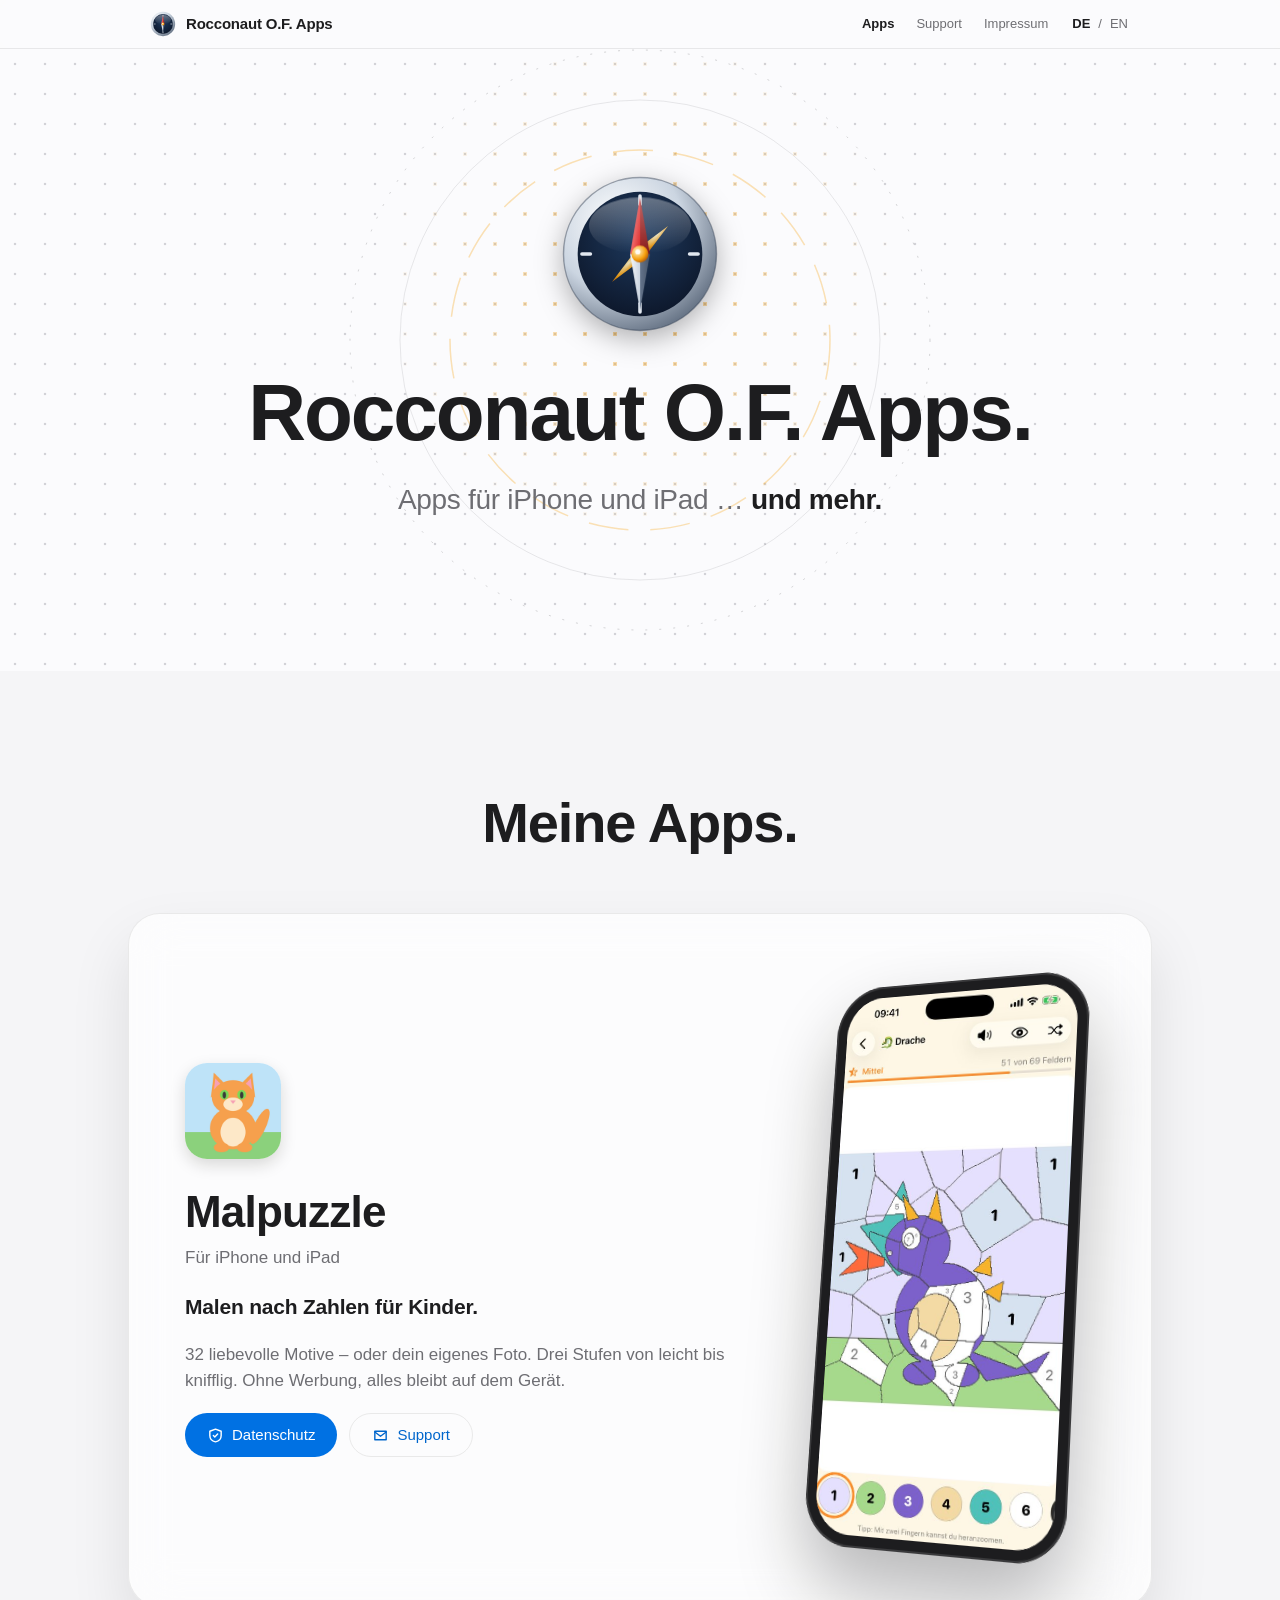
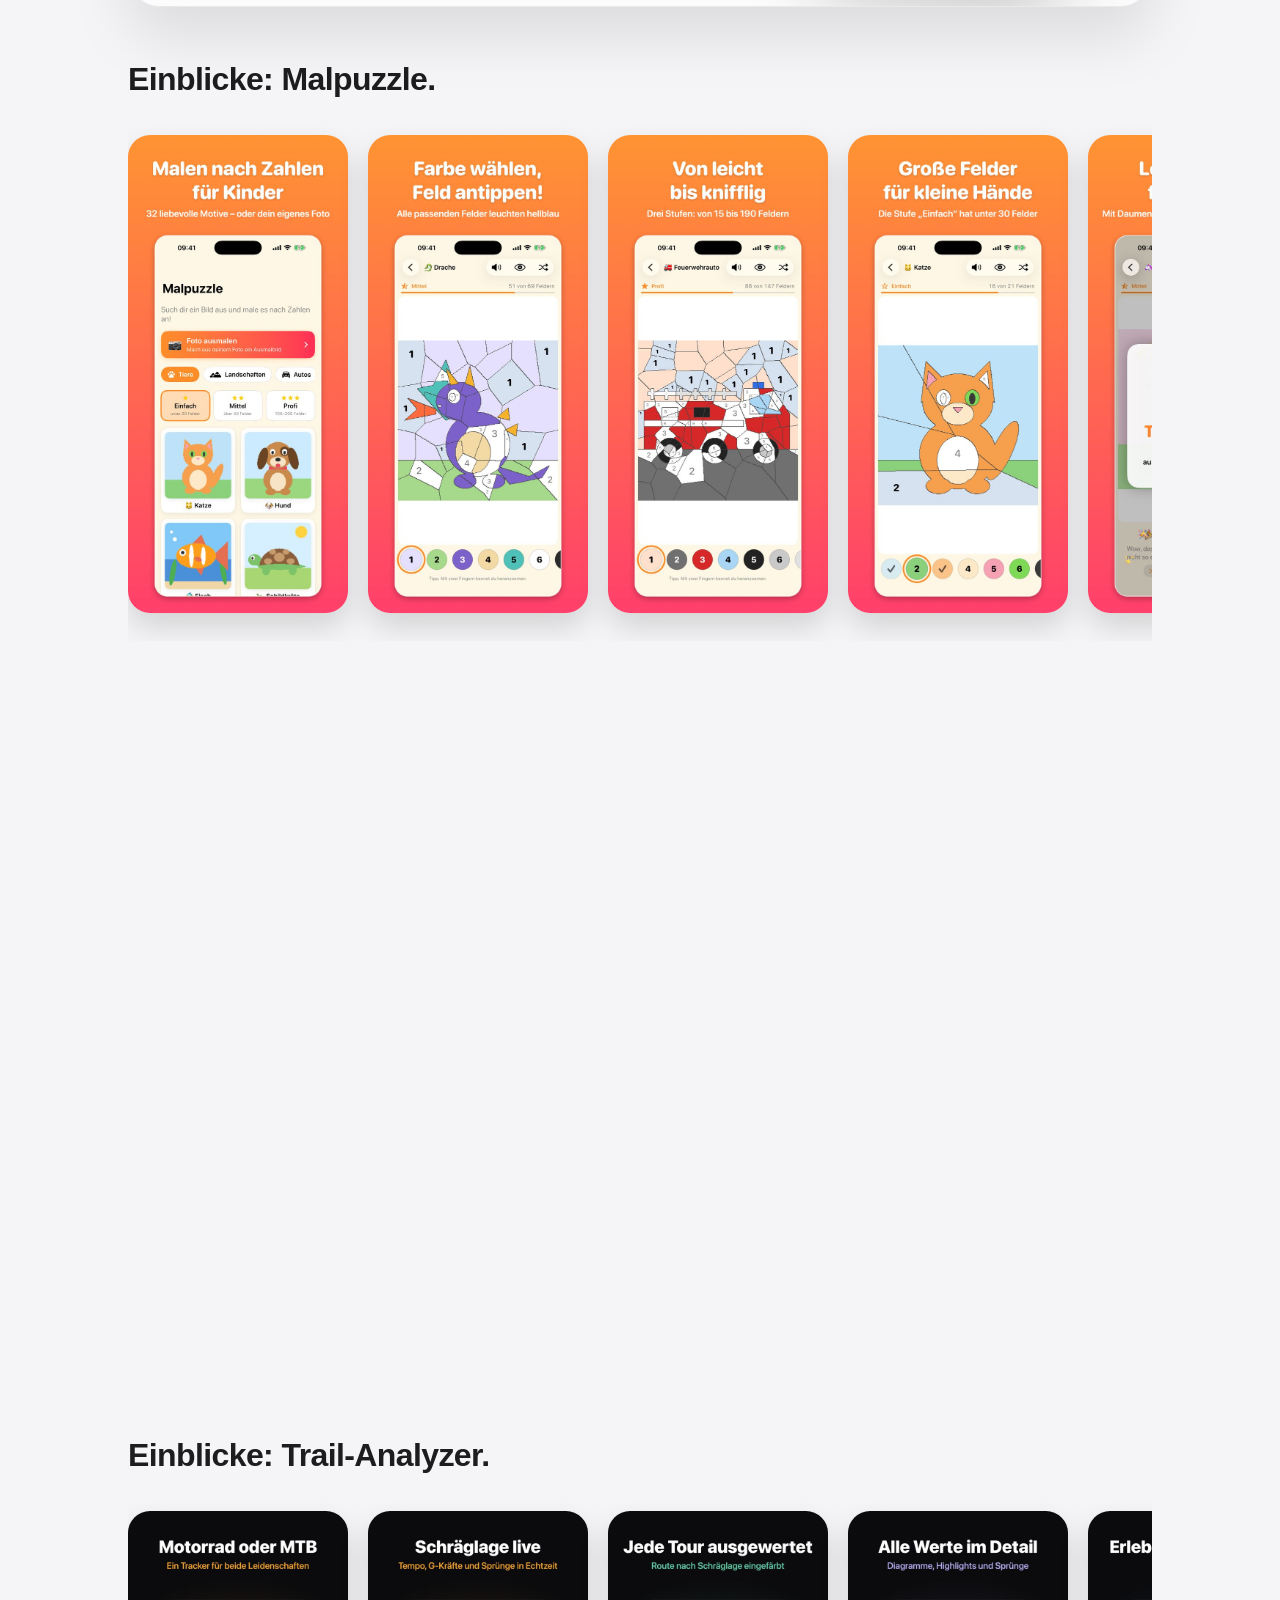
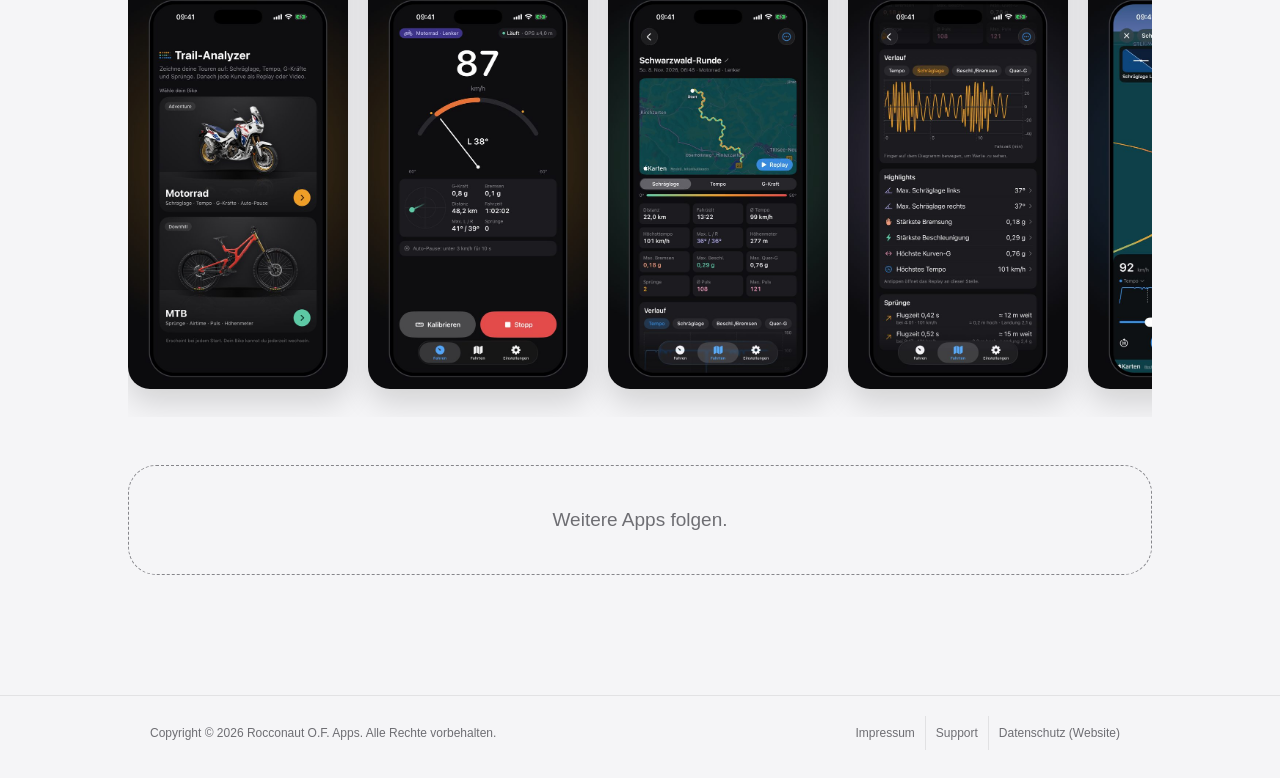
<file: index.html>
<!doctype html>
<html lang="de">
<head>
<meta charset="utf-8">
<meta name="viewport" content="width=device-width, initial-scale=1">
<title>Rocconaut O.F. Apps – Apps für iPhone und iPad</title>
<meta name="description" content="Rocconaut O.F. Apps: Apps für iPhone und iPad, darunter Malpuzzle und Trail-Analyzer – Malen nach Zahlen für Kinder.">
<link rel="canonical" href="https://rocconaut-with-cloud.github.io/">
<link rel="alternate" hreflang="de" href="https://rocconaut-with-cloud.github.io/">
<link rel="alternate" hreflang="en" href="https://rocconaut-with-cloud.github.io/en/">
<meta name="theme-color" content="#FBFBFD" media="(prefers-color-scheme: light)">
<meta name="theme-color" content="#000000" media="(prefers-color-scheme: dark)">
<link rel="icon" href="assets/img/compass.svg" type="image/svg+xml">
<link rel="stylesheet" href="assets/css/site.css">
<script>document.documentElement.className += ' js';</script>
<script src="assets/js/site.js" defer></script>
</head>
<body>
<a class="skip" href="#inhalt">Zum Inhalt springen</a>
<header class="nav">
<div class="nav-inner">
<a class="brand" href="index.html"><img src="assets/img/compass.svg" alt="" width="26" height="26">Rocconaut O.F. Apps</a>
<nav class="nav-links" aria-label="Hauptnavigation">
<a href="index.html" aria-current="page">Apps</a>
<a href="support.html">Support</a>
<a href="impressum.html">Impressum</a>
<span class="lang" aria-label="Sprache"><span class="on" lang="de">DE</span><span aria-hidden="true">/</span><a href="en/index.html" lang="en" hreflang="en">EN</a></span>
</nav>
</div>
</header>
<main id="inhalt">
<section class="hero">
<div class="hero-dots" aria-hidden="true"></div>
<div class="hero-spot" aria-hidden="true"></div>
<svg class="hero-rings" viewBox="0 0 620 620" aria-hidden="true">
<g class="spin"><circle class="r" cx="310" cy="310" r="290" stroke-opacity="0.35" stroke-width="1" stroke-dasharray="2 12"/></g>
<circle class="r" cx="310" cy="310" r="240" stroke-opacity="0.18" stroke-width="1"/>
<g class="spin-rev"><circle cx="310" cy="310" r="190" fill="none" stroke="#F59E0B" stroke-opacity="0.3" stroke-width="1.5" stroke-dasharray="40 22"/></g>
</svg>
<div class="hero-inner">
<div class="compass"><svg viewBox="0 0 120 120" role="img" aria-label="Rocconaut Kompass-Logo">
<defs>
<radialGradient id="m" cx="0.35" cy="0.3" r="0.85"><stop offset="0" stop-color="#FFFFFF"/><stop offset="0.5" stop-color="#CBD5E1"/><stop offset="1" stop-color="#475569"/></radialGradient>
<radialGradient id="f" cx="0.5" cy="0.35" r="0.75"><stop offset="0" stop-color="#1E3A5F"/><stop offset="1" stop-color="#0B1324"/></radialGradient>
<linearGradient id="rd" x1="0" y1="0" x2="1" y2="0"><stop offset="0" stop-color="#F87171"/><stop offset="0.49" stop-color="#DC2626"/><stop offset="0.51" stop-color="#991B1B"/><stop offset="1" stop-color="#7F1D1D"/></linearGradient>
<linearGradient id="sv" x1="0" y1="0" x2="1" y2="0"><stop offset="0" stop-color="#F8FAFC"/><stop offset="0.49" stop-color="#CBD5E1"/><stop offset="0.51" stop-color="#64748B"/><stop offset="1" stop-color="#475569"/></linearGradient>
<radialGradient id="gd" cx="0.35" cy="0.35" r="0.8"><stop offset="0" stop-color="#FEF3C7"/><stop offset="0.6" stop-color="#F59E0B"/><stop offset="1" stop-color="#92400E"/></radialGradient>
<linearGradient id="gl" x1="0" y1="0" x2="0" y2="1"><stop offset="0" stop-color="#FFFFFF" stop-opacity="0.35"/><stop offset="1" stop-color="#FFFFFF" stop-opacity="0"/></linearGradient>
</defs>
<circle cx="60" cy="60" r="54" fill="url(#m)"/>
<circle cx="60" cy="60" r="54" fill="none" stroke="#334155" stroke-opacity="0.45"/>
<circle cx="60" cy="60" r="44" fill="url(#f)"/>
<g stroke="#E2E8F0" stroke-width="2.5" stroke-linecap="round"><line x1="60" y1="19" x2="60" y2="25"/><line x1="60" y1="95" x2="60" y2="101"/><line x1="19" y1="60" x2="25" y2="60"/><line x1="95" y1="60" x2="101" y2="60"/></g>
<g transform="rotate(45 60 60)" opacity="0.9"><polygon points="60,32 64,60 56,60" fill="url(#gd)"/><polygon points="60,88 64,60 56,60" fill="url(#gd)"/></g>
<g class="needle"><g class="swing"><polygon points="60,20 67,60 53,60" fill="url(#rd)"/><polygon points="60,100 67,60 53,60" fill="url(#sv)"/></g></g>
<circle cx="60" cy="60" r="6" fill="url(#gd)"/>
<circle cx="58.5" cy="58.5" r="1.8" fill="#FFFFFF" fill-opacity="0.85"/>
<ellipse cx="60" cy="40" rx="36" ry="20" fill="url(#gl)"/>
</svg></div>
<h1 class="display rise d1">Rocconaut O.F. Apps.</h1>
<p class="lead rise d2">Apps für iPhone und iPad … <strong class="rise d3">und mehr.</strong></p>
</div>
</section>

<section class="apps" aria-labelledby="apps-title">
<div class="wrap">
<h2 id="apps-title" class="h-big reveal">Meine Apps.</h2>

<div class="reveal">
<article class="card" id="malpuzzle">
<div class="glare" aria-hidden="true"></div>
<div class="card-text">
<img class="app-icon" src="assets/img/malpuzzle-icon.png" alt="App-Icon Malpuzzle" width="96" height="96">
<div>
<h3 class="app-name">Malpuzzle</h3>
<span class="platform">Für iPhone und iPad</span>
</div>
<p class="tagline">Malen nach Zahlen für Kinder.</p>
<p class="desc">32 liebevolle Motive – oder dein eigenes Foto. Drei Stufen von leicht bis knifflig. Ohne Werbung, alles bleibt auf dem Gerät.</p>
<!-- App-Store-Badge: hier einfügen, sobald die App im Store ist -->
<div class="btns">
<a class="btn btn-primary shine" href="malpuzzle/datenschutz.html"><svg class="draw" viewBox="0 0 24 24" fill="none" stroke="currentColor" stroke-width="2" stroke-linecap="round" stroke-linejoin="round" aria-hidden="true"><path pathLength="1" d="M12 3l8 3v6c0 5-3.5 8-8 9-4.5-1-8-4-8-9V6z"/><path pathLength="1" d="M9 12l2 2 4-4"/></svg>Datenschutz</a>
<a class="btn btn-secondary shine" href="support.html#malpuzzle"><svg class="draw" viewBox="0 0 24 24" fill="none" stroke="currentColor" stroke-width="2" stroke-linecap="round" stroke-linejoin="round" aria-hidden="true"><path pathLength="1" d="M4 6h16v12H4z"/><path pathLength="1" d="M4 7l8 6 8-6"/></svg>Support</a>
</div>
</div>
<div class="device-wrap">
<div class="device">
<div class="screen">
<img src="assets/img/screen_01.jpg" alt="Startbildschirm mit Motivauswahl" class="active" width="512" height="1113">
<img src="assets/img/screen_02.jpg" alt="Drache ausmalen, Stufe Mittel" width="512" height="1113" loading="lazy">
<img src="assets/img/screen_03.jpg" alt="Feuerwehrauto ausmalen, Stufe Profi" width="512" height="1113" loading="lazy">
<img src="assets/img/screen_04.jpg" alt="Katze ausmalen, Stufe Einfach" width="512" height="1113" loading="lazy">
<img src="assets/img/screen_05.jpg" alt="Lob nach dem fertigen Bild" width="512" height="1113" loading="lazy">
<img src="assets/img/screen_06.jpg" alt="Landschaften zur Auswahl" width="512" height="1113" loading="lazy">
</div>
</div>
</div>
</article>
</div>

<div class="gallery reveal">
<h3 class="h-mid">Einblicke: Malpuzzle.</h3>
<div class="gallery-row" tabindex="0" role="region" aria-label="App-Store-Bilder von Malpuzzle">
<img class="shot" src="assets/img/store_01.jpg" alt="App-Store-Bild: Malen nach Zahlen für Kinder" width="600" height="1304" loading="lazy">
<img class="shot" src="assets/img/store_02.jpg" alt="App-Store-Bild: Farbe wählen, Feld antippen" width="600" height="1304" loading="lazy">
<img class="shot" src="assets/img/store_03.jpg" alt="App-Store-Bild: Von leicht bis knifflig" width="600" height="1304" loading="lazy">
<img class="shot" src="assets/img/store_04.jpg" alt="App-Store-Bild: Große Felder für kleine Hände" width="600" height="1304" loading="lazy">
<img class="shot" src="assets/img/store_05.jpg" alt="App-Store-Bild: Lob für jedes fertige Bild" width="600" height="1304" loading="lazy">
<img class="shot" src="assets/img/store_06.jpg" alt="App-Store-Bild: Tiere, Autos, Fantasiewesen" width="600" height="1304" loading="lazy">
</div>
</div>

<div class="reveal">
<article class="card reverse" id="trail">
<div class="glare" aria-hidden="true"></div>
<div class="card-text">
<img class="app-icon" src="assets/img/trail/icon.png" alt="App-Icon Trail-Analyzer" width="96" height="96">
<div>
<h3 class="app-name">Trail-Analyzer</h3>
<span class="platform">Für iPhone</span>
</div>
<p class="tagline">Motorrad oder MTB – ein Tracker für beide Leidenschaften.</p>
<p class="desc">Zeichne deine Touren auf: Schräglage, Tempo, G-Kräfte und Sprünge. Danach erlebst du jede Kurve als Replay oder Video. Alles bleibt auf deinem iPhone.</p>
<!-- App-Store-Badge: hier einfügen, sobald die App im Store ist -->
<div class="btns">
<a class="btn btn-primary shine" href="trail-analyzer/datenschutz.html"><svg class="draw" viewBox="0 0 24 24" fill="none" stroke="currentColor" stroke-width="2" stroke-linecap="round" stroke-linejoin="round" aria-hidden="true"><path pathLength="1" d="M12 3l8 3v6c0 5-3.5 8-8 9-4.5-1-8-4-8-9V6z"/><path pathLength="1" d="M9 12l2 2 4-4"/></svg>Datenschutz</a>
<a class="btn btn-secondary shine" href="support.html#trail"><svg class="draw" viewBox="0 0 24 24" fill="none" stroke="currentColor" stroke-width="2" stroke-linecap="round" stroke-linejoin="round" aria-hidden="true"><path pathLength="1" d="M4 6h16v12H4z"/><path pathLength="1" d="M4 7l8 6 8-6"/></svg>Support</a>
</div>
</div>
<div class="device-wrap">
<div class="device">
<div class="screen">
<img src="assets/img/trail/screen_01.jpg" alt="Startbildschirm mit Auswahl Motorrad oder MTB" class="active" width="512" height="1113">
<img src="assets/img/trail/screen_02.jpg" alt="Live-Anzeige mit Tempo und Schräglage" width="512" height="1113" loading="lazy">
<img src="assets/img/trail/screen_03.jpg" alt="Ausgewertete Tour mit farbiger Route" width="512" height="1113" loading="lazy">
<img src="assets/img/trail/screen_04.jpg" alt="Diagramme, Highlights und Sprünge" width="512" height="1113" loading="lazy">
<img src="assets/img/trail/screen_05.jpg" alt="Replay mit 3D-Kamera" width="512" height="1113" loading="lazy">
<img src="assets/img/trail/screen_06.jpg" alt="Zwei Fahrten im Vergleich" width="512" height="1113" loading="lazy">
<img src="assets/img/trail/screen_07.jpg" alt="Video-Export mit Karte und Tacho" width="512" height="1113" loading="lazy">
</div>
</div>
</div>
</article>
</div>

<div class="gallery reveal">
<h3 class="h-mid">Einblicke: Trail-Analyzer.</h3>
<div class="gallery-row" tabindex="0" role="region" aria-label="App-Store-Bilder von Trail-Analyzer">
<img class="shot" src="assets/img/trail/store_01.jpg" alt="App-Store-Bild: Motorrad oder MTB" width="600" height="1304" loading="lazy">
<img class="shot" src="assets/img/trail/store_02.jpg" alt="App-Store-Bild: Schräglage live" width="600" height="1304" loading="lazy">
<img class="shot" src="assets/img/trail/store_03.jpg" alt="App-Store-Bild: Jede Tour ausgewertet" width="600" height="1304" loading="lazy">
<img class="shot" src="assets/img/trail/store_04.jpg" alt="App-Store-Bild: Alle Werte im Detail" width="600" height="1304" loading="lazy">
<img class="shot" src="assets/img/trail/store_05.jpg" alt="App-Store-Bild: Erlebe jede Kurve neu" width="600" height="1304" loading="lazy">
<img class="shot" src="assets/img/trail/store_06.jpg" alt="App-Store-Bild: Fahrten vergleichen" width="600" height="1304" loading="lazy">
<img class="shot" src="assets/img/trail/store_07.jpg" alt="App-Store-Bild: Teile dein Video" width="600" height="1304" loading="lazy">
</div>
</div>

<div class="more reveal">Weitere Apps folgen.</div>
</div>
</section>
</main>
<footer class="footer">
<div class="footer-inner">
<span>Copyright © 2026 Rocconaut O.F. Apps. Alle Rechte vorbehalten.</span>
<nav aria-label="Rechtliches">
<a href="impressum.html">Impressum</a>
<a href="support.html">Support</a>
<a href="datenschutz.html">Datenschutz (Website)</a>
</nav>
</div>
</footer>
</body>
</html>
</file>
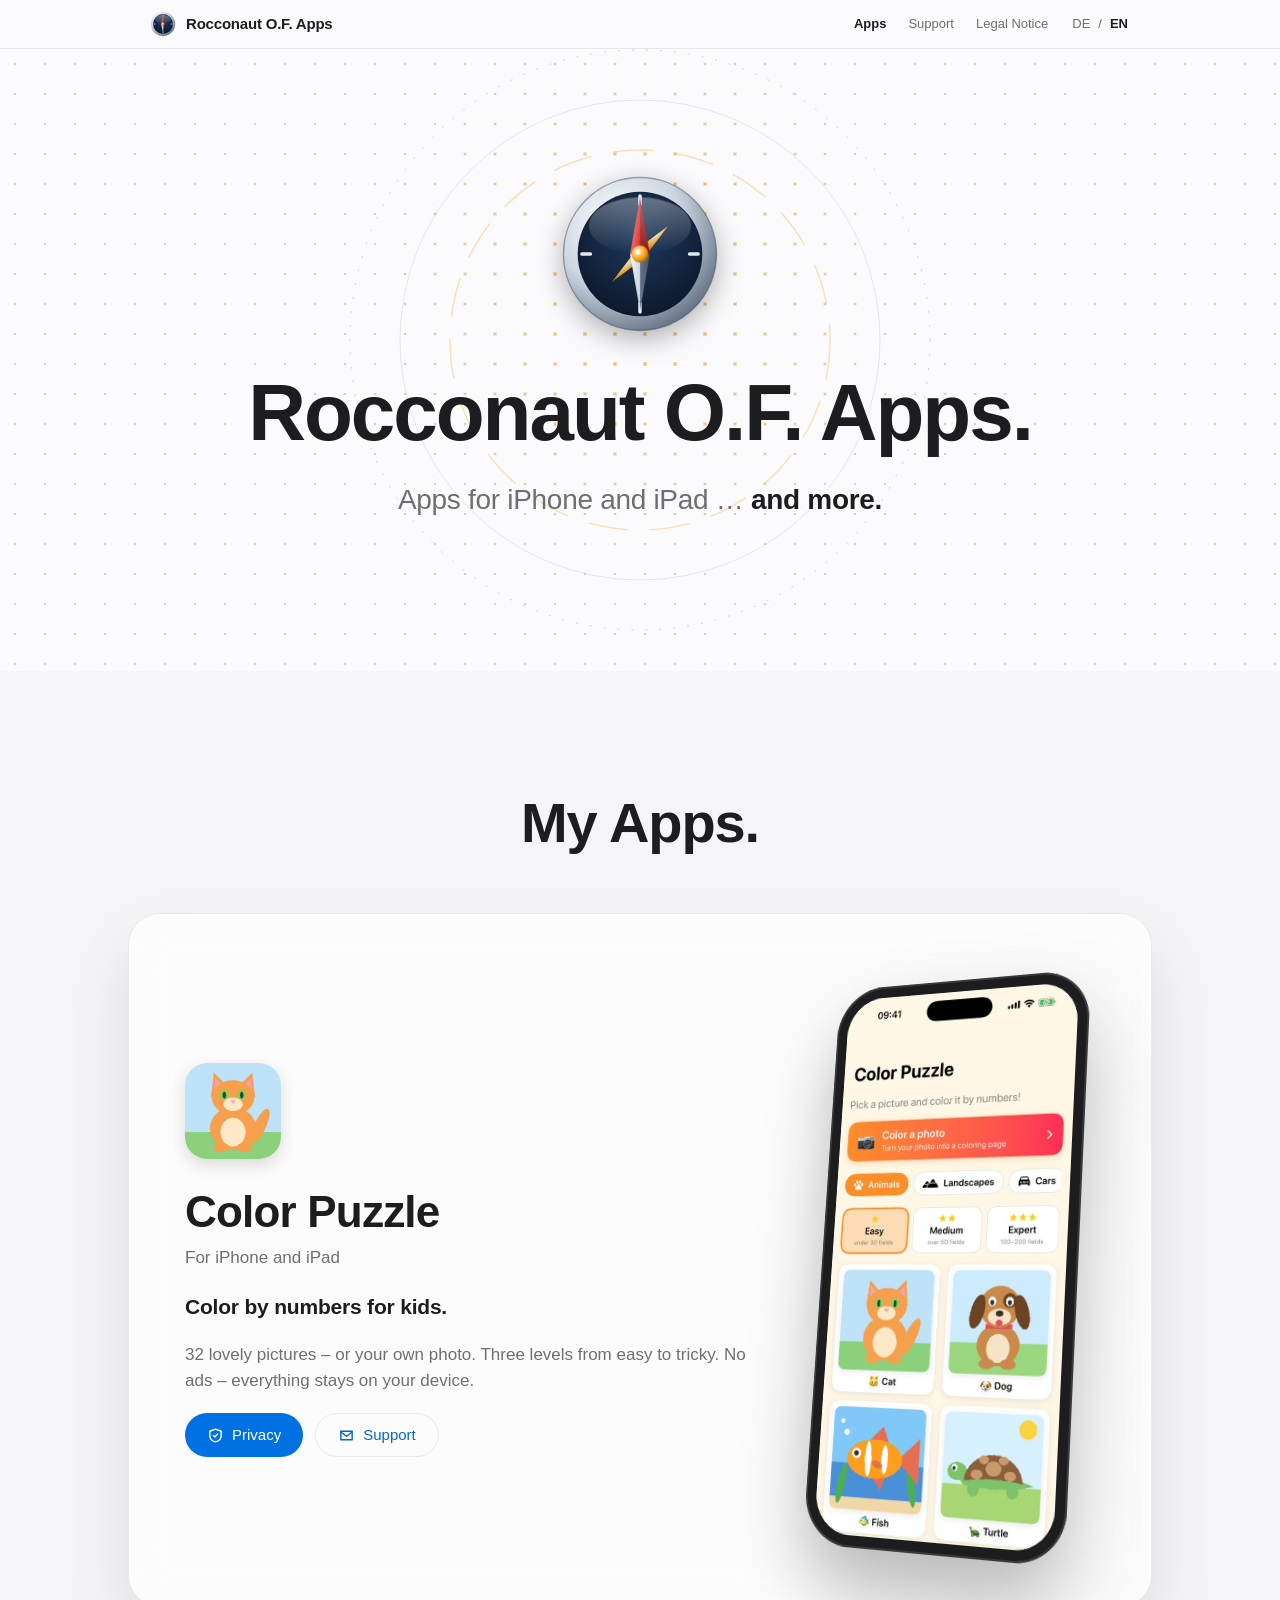
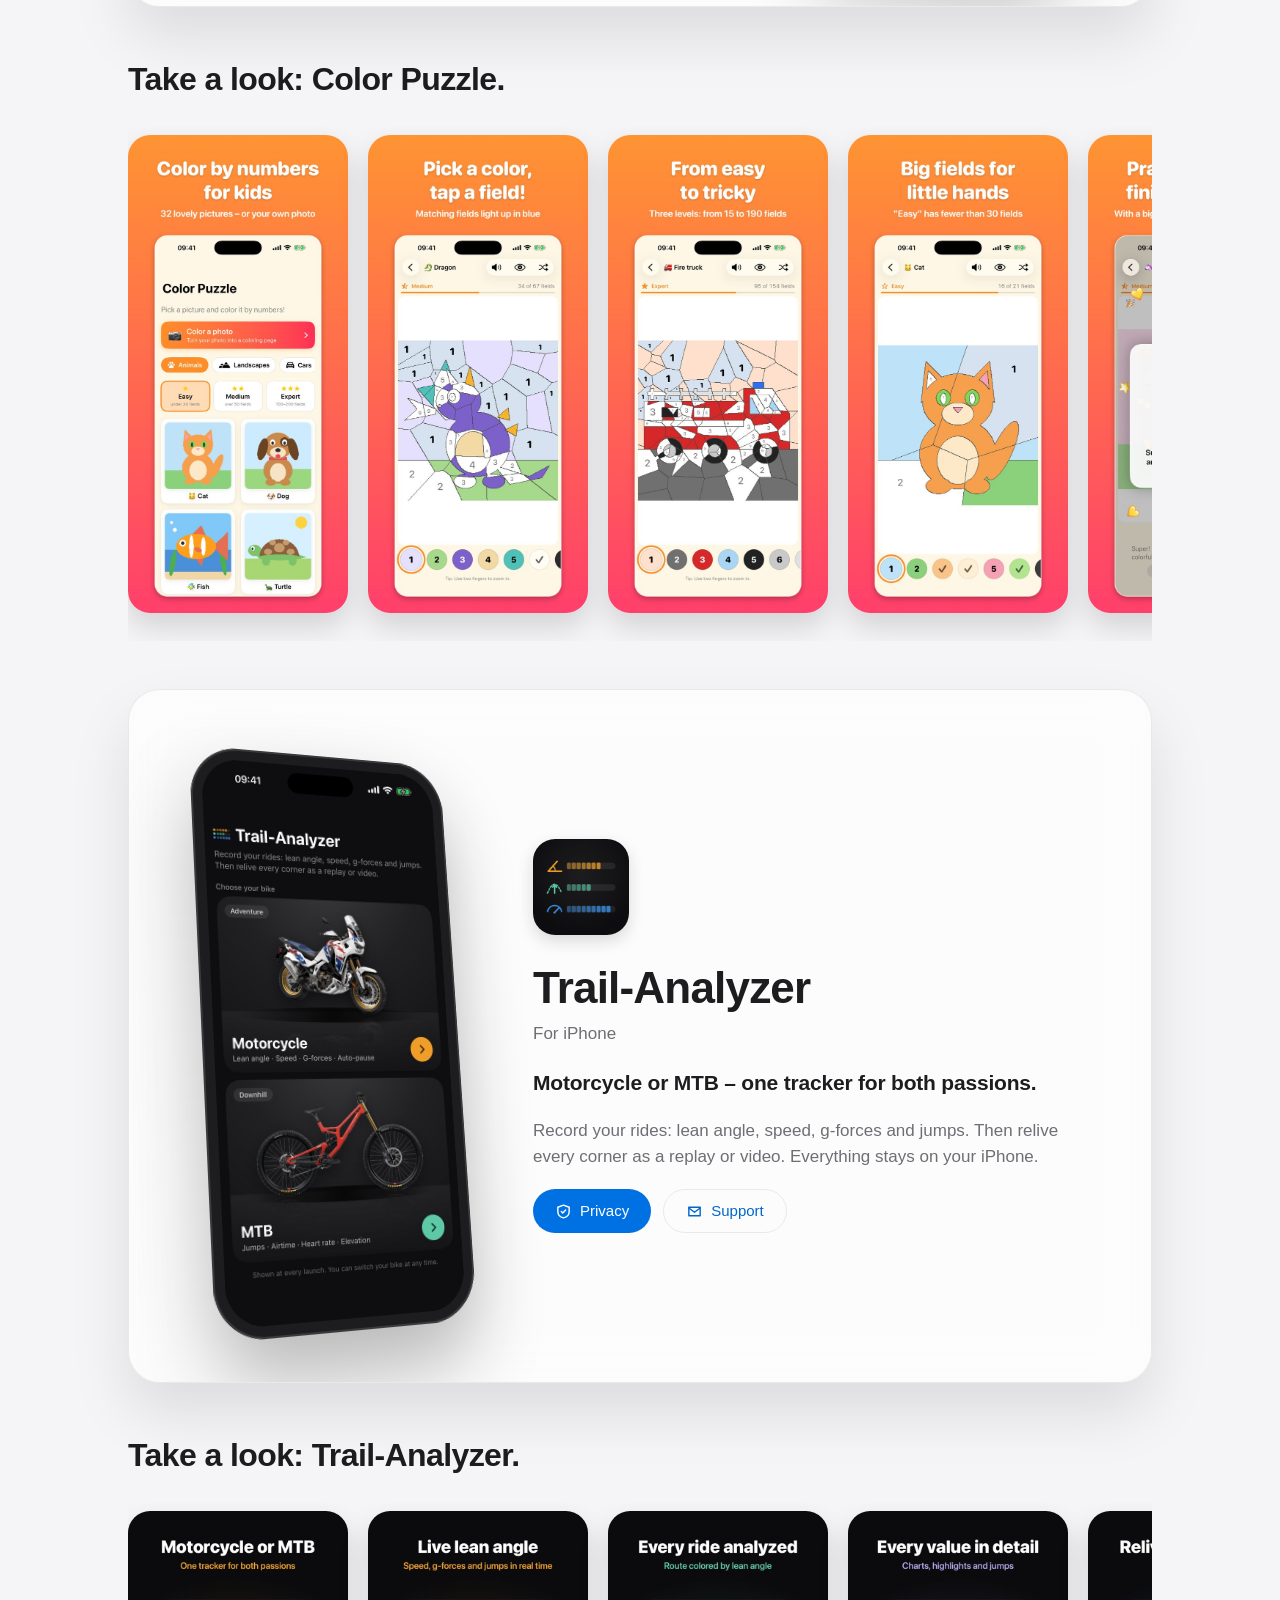
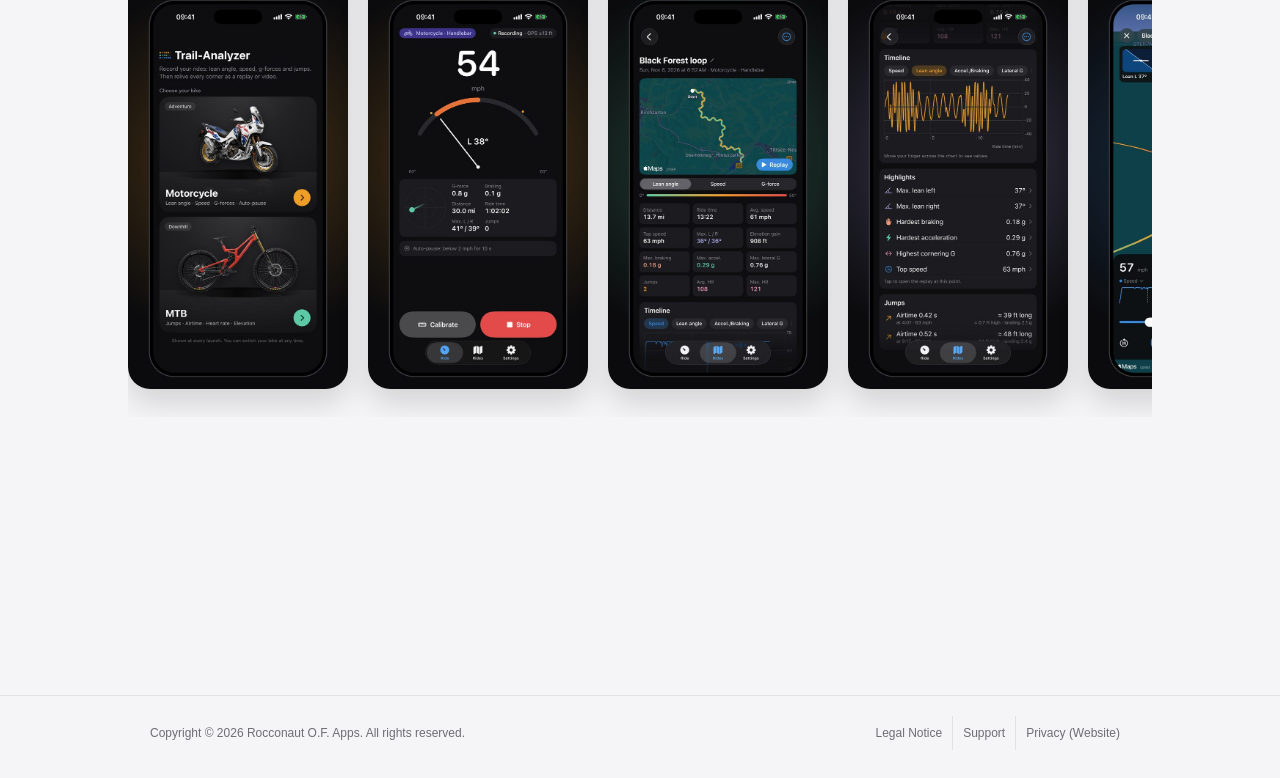
<file: en/index.html>
<!doctype html>
<html lang="en">
<head>
<meta charset="utf-8">
<meta name="viewport" content="width=device-width, initial-scale=1">
<title>Rocconaut O.F. Apps – Apps for iPhone and iPad</title>
<meta name="description" content="Rocconaut O.F. Apps: apps for iPhone and iPad, including Color Puzzle and Trail-Analyzer – color by number for kids.">
<link rel="canonical" href="https://rocconaut-with-cloud.github.io/en/">
<link rel="alternate" hreflang="de" href="https://rocconaut-with-cloud.github.io/">
<link rel="alternate" hreflang="en" href="https://rocconaut-with-cloud.github.io/en/">
<meta name="theme-color" content="#FBFBFD" media="(prefers-color-scheme: light)">
<meta name="theme-color" content="#000000" media="(prefers-color-scheme: dark)">
<link rel="icon" href="../assets/img/compass.svg" type="image/svg+xml">
<link rel="stylesheet" href="../assets/css/site.css">
<script>document.documentElement.className += ' js';</script>
<script src="../assets/js/site.js" defer></script>
</head>
<body>
<a class="skip" href="#inhalt">Skip to content</a>
<header class="nav">
<div class="nav-inner">
<a class="brand" href="../en/index.html"><img src="../assets/img/compass.svg" alt="" width="26" height="26">Rocconaut O.F. Apps</a>
<nav class="nav-links" aria-label="Main navigation">
<a href="../en/index.html" aria-current="page">Apps</a>
<a href="../en/support.html">Support</a>
<a href="../en/legal-notice.html">Legal Notice</a>
<span class="lang" aria-label="Language"><a href="../index.html" lang="de" hreflang="de">DE</a><span aria-hidden="true">/</span><span class="on" lang="en">EN</span></span>
</nav>
</div>
</header>
<main id="inhalt">
<section class="hero">
<div class="hero-dots" aria-hidden="true"></div>
<div class="hero-spot" aria-hidden="true"></div>
<svg class="hero-rings" viewBox="0 0 620 620" aria-hidden="true">
<g class="spin"><circle class="r" cx="310" cy="310" r="290" stroke-opacity="0.35" stroke-width="1" stroke-dasharray="2 12"/></g>
<circle class="r" cx="310" cy="310" r="240" stroke-opacity="0.18" stroke-width="1"/>
<g class="spin-rev"><circle cx="310" cy="310" r="190" fill="none" stroke="#F59E0B" stroke-opacity="0.3" stroke-width="1.5" stroke-dasharray="40 22"/></g>
</svg>
<div class="hero-inner">
<div class="compass"><svg viewBox="0 0 120 120" role="img" aria-label="Rocconaut compass logo">
<defs>
<radialGradient id="m" cx="0.35" cy="0.3" r="0.85"><stop offset="0" stop-color="#FFFFFF"/><stop offset="0.5" stop-color="#CBD5E1"/><stop offset="1" stop-color="#475569"/></radialGradient>
<radialGradient id="f" cx="0.5" cy="0.35" r="0.75"><stop offset="0" stop-color="#1E3A5F"/><stop offset="1" stop-color="#0B1324"/></radialGradient>
<linearGradient id="rd" x1="0" y1="0" x2="1" y2="0"><stop offset="0" stop-color="#F87171"/><stop offset="0.49" stop-color="#DC2626"/><stop offset="0.51" stop-color="#991B1B"/><stop offset="1" stop-color="#7F1D1D"/></linearGradient>
<linearGradient id="sv" x1="0" y1="0" x2="1" y2="0"><stop offset="0" stop-color="#F8FAFC"/><stop offset="0.49" stop-color="#CBD5E1"/><stop offset="0.51" stop-color="#64748B"/><stop offset="1" stop-color="#475569"/></linearGradient>
<radialGradient id="gd" cx="0.35" cy="0.35" r="0.8"><stop offset="0" stop-color="#FEF3C7"/><stop offset="0.6" stop-color="#F59E0B"/><stop offset="1" stop-color="#92400E"/></radialGradient>
<linearGradient id="gl" x1="0" y1="0" x2="0" y2="1"><stop offset="0" stop-color="#FFFFFF" stop-opacity="0.35"/><stop offset="1" stop-color="#FFFFFF" stop-opacity="0"/></linearGradient>
</defs>
<circle cx="60" cy="60" r="54" fill="url(#m)"/>
<circle cx="60" cy="60" r="54" fill="none" stroke="#334155" stroke-opacity="0.45"/>
<circle cx="60" cy="60" r="44" fill="url(#f)"/>
<g stroke="#E2E8F0" stroke-width="2.5" stroke-linecap="round"><line x1="60" y1="19" x2="60" y2="25"/><line x1="60" y1="95" x2="60" y2="101"/><line x1="19" y1="60" x2="25" y2="60"/><line x1="95" y1="60" x2="101" y2="60"/></g>
<g transform="rotate(45 60 60)" opacity="0.9"><polygon points="60,32 64,60 56,60" fill="url(#gd)"/><polygon points="60,88 64,60 56,60" fill="url(#gd)"/></g>
<g class="needle"><g class="swing"><polygon points="60,20 67,60 53,60" fill="url(#rd)"/><polygon points="60,100 67,60 53,60" fill="url(#sv)"/></g></g>
<circle cx="60" cy="60" r="6" fill="url(#gd)"/>
<circle cx="58.5" cy="58.5" r="1.8" fill="#FFFFFF" fill-opacity="0.85"/>
<ellipse cx="60" cy="40" rx="36" ry="20" fill="url(#gl)"/>
</svg></div>
<h1 class="display rise d1">Rocconaut O.F. Apps.</h1>
<p class="lead rise d2">Apps for iPhone and iPad … <strong class="rise d3">and more.</strong></p>
</div>
</section>

<section class="apps" aria-labelledby="apps-title">
<div class="wrap">
<h2 id="apps-title" class="h-big reveal">My Apps.</h2>

<div class="reveal">
<article class="card" id="malpuzzle">
<div class="glare" aria-hidden="true"></div>
<div class="card-text">
<img class="app-icon" src="../assets/img/malpuzzle-icon.png" alt="Color Puzzle app icon" width="96" height="96">
<div>
<h3 class="app-name">Color Puzzle</h3>
<span class="platform">For iPhone and iPad</span>
</div>
<p class="tagline">Color by numbers for kids.</p>
<p class="desc">32 lovely pictures – or your own photo. Three levels from easy to tricky. No ads – everything stays on your device.</p>
<!-- App-Store-Badge: hier einfügen, sobald die App im Store ist -->
<div class="btns">
<a class="btn btn-primary shine" href="../en/malpuzzle/privacy.html"><svg class="draw" viewBox="0 0 24 24" fill="none" stroke="currentColor" stroke-width="2" stroke-linecap="round" stroke-linejoin="round" aria-hidden="true"><path pathLength="1" d="M12 3l8 3v6c0 5-3.5 8-8 9-4.5-1-8-4-8-9V6z"/><path pathLength="1" d="M9 12l2 2 4-4"/></svg>Privacy</a>
<a class="btn btn-secondary shine" href="../en/support.html#malpuzzle"><svg class="draw" viewBox="0 0 24 24" fill="none" stroke="currentColor" stroke-width="2" stroke-linecap="round" stroke-linejoin="round" aria-hidden="true"><path pathLength="1" d="M4 6h16v12H4z"/><path pathLength="1" d="M4 7l8 6 8-6"/></svg>Support</a>
</div>
</div>
<div class="device-wrap">
<div class="device">
<div class="screen">
<img src="../assets/img/en/screen_01.jpg" alt="Start screen with picture selection" class="active" width="512" height="1113">
<img src="../assets/img/en/screen_02.jpg" alt="Coloring a dragon, medium level" width="512" height="1113" loading="lazy">
<img src="../assets/img/en/screen_03.jpg" alt="Coloring a fire truck, pro level" width="512" height="1113" loading="lazy">
<img src="../assets/img/en/screen_04.jpg" alt="Coloring a cat, easy level" width="512" height="1113" loading="lazy">
<img src="../assets/img/en/screen_05.jpg" alt="Praise after finishing a picture" width="512" height="1113" loading="lazy">
<img src="../assets/img/en/screen_06.jpg" alt="Landscapes to choose from" width="512" height="1113" loading="lazy">
</div>
</div>
</div>
</article>
</div>

<div class="gallery reveal">
<h3 class="h-mid">Take a look: Color Puzzle.</h3>
<div class="gallery-row" tabindex="0" role="region" aria-label="App Store images of Color Puzzle">
<img class="shot" src="../assets/img/en/store_01.jpg" alt="App Store image: Color by numbers for kids" width="600" height="1304" loading="lazy">
<img class="shot" src="../assets/img/en/store_02.jpg" alt="App Store image: Pick a color, tap a field" width="600" height="1304" loading="lazy">
<img class="shot" src="../assets/img/en/store_03.jpg" alt="App Store image: From easy to tricky" width="600" height="1304" loading="lazy">
<img class="shot" src="../assets/img/en/store_04.jpg" alt="App Store image: Big fields for little hands" width="600" height="1304" loading="lazy">
<img class="shot" src="../assets/img/en/store_05.jpg" alt="App Store image: Praise for every finished picture" width="600" height="1304" loading="lazy">
<img class="shot" src="../assets/img/en/store_06.jpg" alt="App Store image: Animals, cars, fantasy creatures" width="600" height="1304" loading="lazy">
</div>
</div>

<div class="reveal">
<article class="card reverse" id="trail">
<div class="glare" aria-hidden="true"></div>
<div class="card-text">
<img class="app-icon" src="../assets/img/trail/icon.png" alt="Trail-Analyzer app icon" width="96" height="96">
<div>
<h3 class="app-name">Trail-Analyzer</h3>
<span class="platform">For iPhone</span>
</div>
<p class="tagline">Motorcycle or MTB – one tracker for both passions.</p>
<p class="desc">Record your rides: lean angle, speed, g-forces and jumps. Then relive every corner as a replay or video. Everything stays on your iPhone.</p>
<!-- App-Store-Badge: hier einfügen, sobald die App im Store ist -->
<div class="btns">
<a class="btn btn-primary shine" href="../en/trail-analyzer/privacy.html"><svg class="draw" viewBox="0 0 24 24" fill="none" stroke="currentColor" stroke-width="2" stroke-linecap="round" stroke-linejoin="round" aria-hidden="true"><path pathLength="1" d="M12 3l8 3v6c0 5-3.5 8-8 9-4.5-1-8-4-8-9V6z"/><path pathLength="1" d="M9 12l2 2 4-4"/></svg>Privacy</a>
<a class="btn btn-secondary shine" href="../en/support.html#trail"><svg class="draw" viewBox="0 0 24 24" fill="none" stroke="currentColor" stroke-width="2" stroke-linecap="round" stroke-linejoin="round" aria-hidden="true"><path pathLength="1" d="M4 6h16v12H4z"/><path pathLength="1" d="M4 7l8 6 8-6"/></svg>Support</a>
</div>
</div>
<div class="device-wrap">
<div class="device">
<div class="screen">
<img src="../assets/img/trail/en/screen_01.jpg" alt="Start screen with motorcycle or MTB" class="active" width="512" height="1113">
<img src="../assets/img/trail/en/screen_02.jpg" alt="Live view with speed and lean angle" width="512" height="1113" loading="lazy">
<img src="../assets/img/trail/en/screen_03.jpg" alt="Analyzed ride with colored route" width="512" height="1113" loading="lazy">
<img src="../assets/img/trail/en/screen_04.jpg" alt="Charts, highlights and jumps" width="512" height="1113" loading="lazy">
<img src="../assets/img/trail/en/screen_05.jpg" alt="Replay with 3D camera" width="512" height="1113" loading="lazy">
<img src="../assets/img/trail/en/screen_06.jpg" alt="Two rides compared" width="512" height="1113" loading="lazy">
<img src="../assets/img/trail/en/screen_07.jpg" alt="Video export with map and speedometer" width="512" height="1113" loading="lazy">
</div>
</div>
</div>
</article>
</div>

<div class="gallery reveal">
<h3 class="h-mid">Take a look: Trail-Analyzer.</h3>
<div class="gallery-row" tabindex="0" role="region" aria-label="App Store images of Trail-Analyzer">
<img class="shot" src="../assets/img/trail/en/store_01.jpg" alt="App Store image: Motorcycle or MTB" width="600" height="1304" loading="lazy">
<img class="shot" src="../assets/img/trail/en/store_02.jpg" alt="App Store image: Live lean angle" width="600" height="1304" loading="lazy">
<img class="shot" src="../assets/img/trail/en/store_03.jpg" alt="App Store image: Every ride analyzed" width="600" height="1304" loading="lazy">
<img class="shot" src="../assets/img/trail/en/store_04.jpg" alt="App Store image: Every value in detail" width="600" height="1304" loading="lazy">
<img class="shot" src="../assets/img/trail/en/store_05.jpg" alt="App Store image: Relive every corner" width="600" height="1304" loading="lazy">
<img class="shot" src="../assets/img/trail/en/store_06.jpg" alt="App Store image: Compare rides" width="600" height="1304" loading="lazy">
<img class="shot" src="../assets/img/trail/en/store_07.jpg" alt="App Store image: Share your video" width="600" height="1304" loading="lazy">
</div>
</div>

<div class="more reveal">More apps coming soon.</div>
</div>
</section>
</main>
<footer class="footer">
<div class="footer-inner">
<span>Copyright © 2026 Rocconaut O.F. Apps. All rights reserved.</span>
<nav aria-label="Legal">
<a href="../en/legal-notice.html">Legal Notice</a>
<a href="../en/support.html">Support</a>
<a href="../en/privacy.html">Privacy (Website)</a>
</nav>
</div>
</footer>
</body>
</html>
</file>
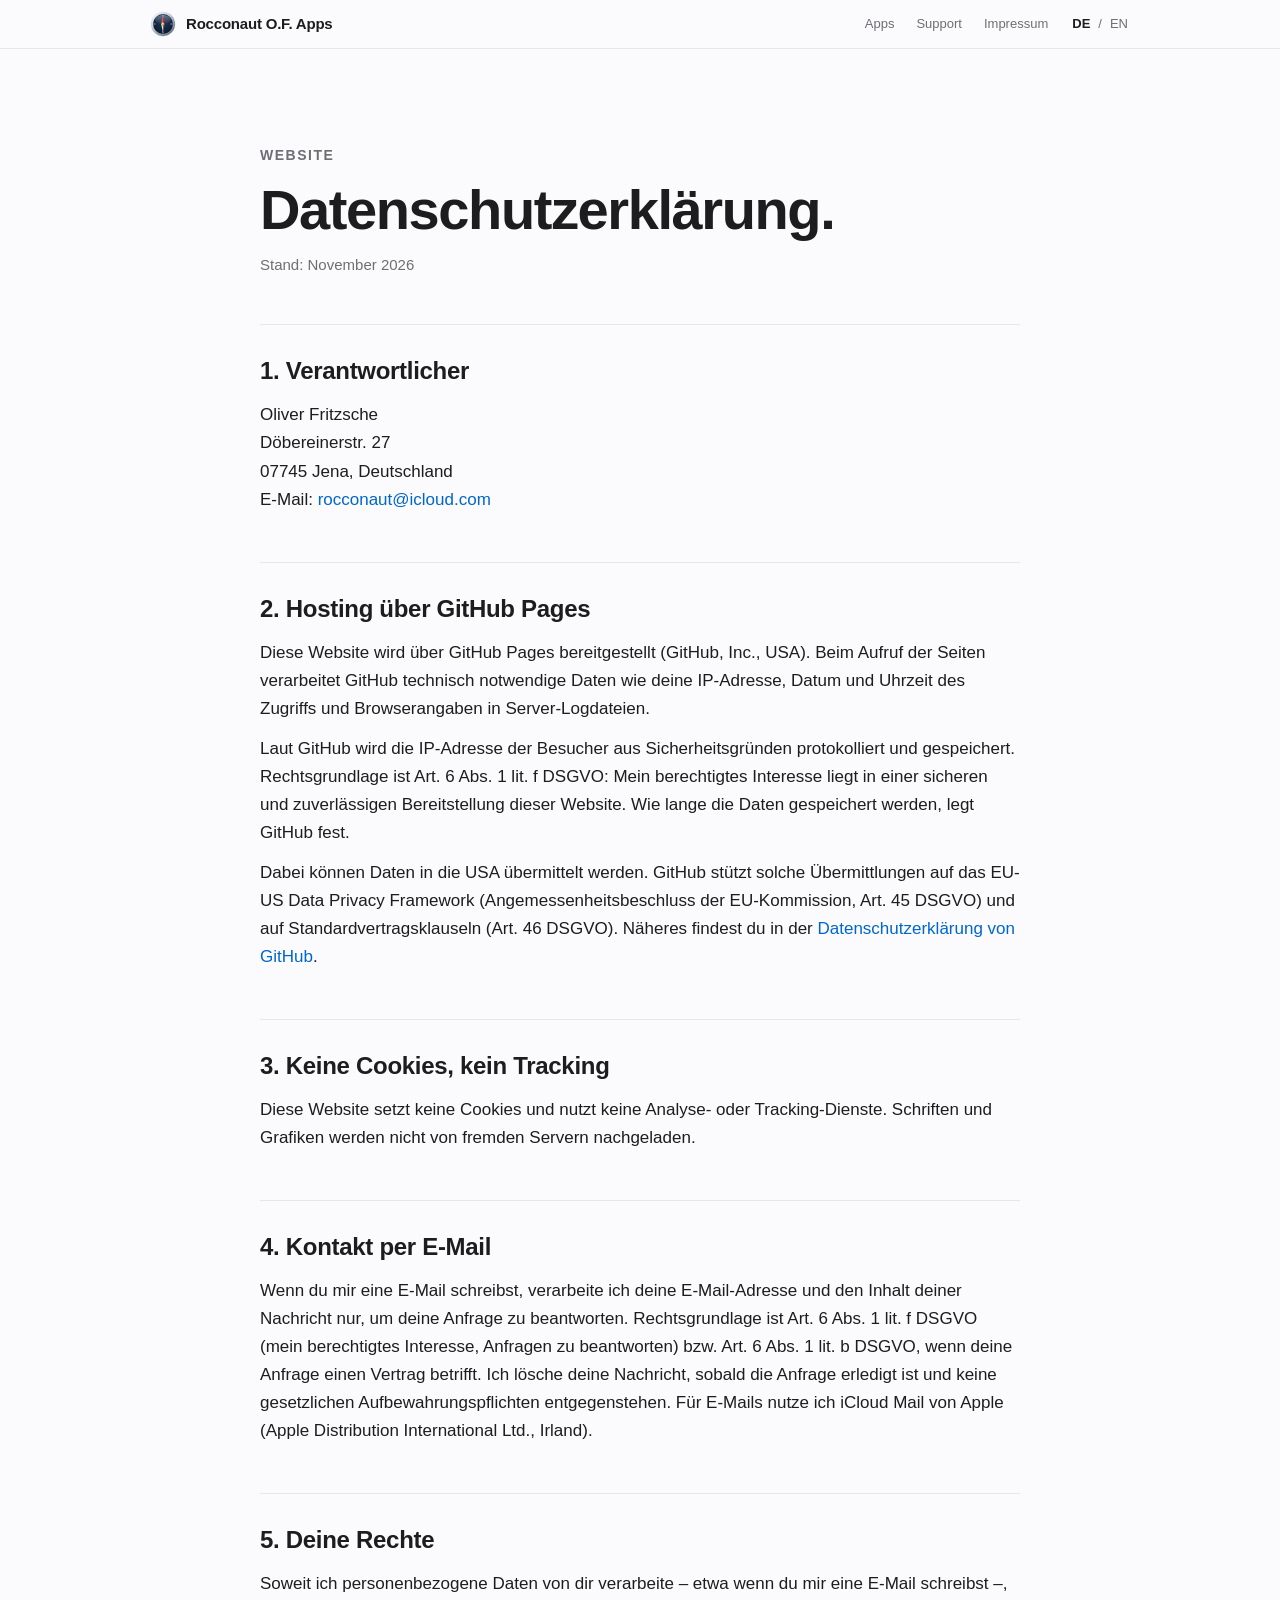
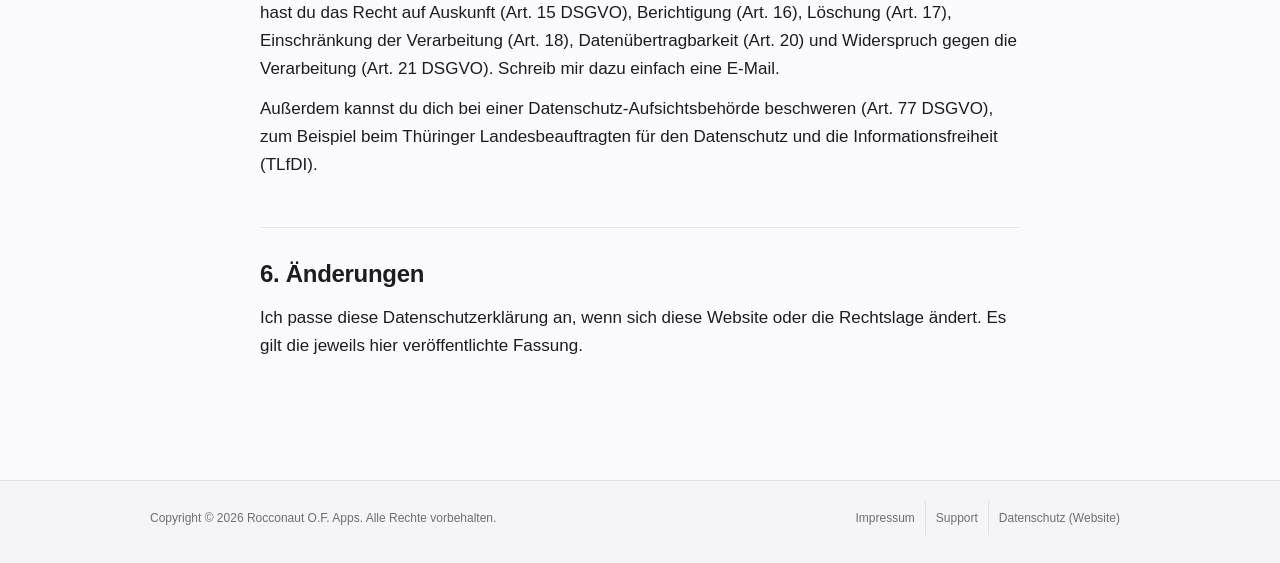
<file: datenschutz.html>
<!doctype html>
<html lang="de">
<head>
<meta charset="utf-8">
<meta name="viewport" content="width=device-width, initial-scale=1">
<title>Datenschutzerklärung Website – Rocconaut O.F. Apps</title>
<meta name="description" content="Datenschutzerklärung für diese Website.">
<link rel="canonical" href="https://rocconaut-with-cloud.github.io/datenschutz.html">
<link rel="alternate" hreflang="de" href="https://rocconaut-with-cloud.github.io/datenschutz.html">
<link rel="alternate" hreflang="en" href="https://rocconaut-with-cloud.github.io/en/privacy.html">
<meta name="theme-color" content="#FBFBFD" media="(prefers-color-scheme: light)">
<meta name="theme-color" content="#000000" media="(prefers-color-scheme: dark)">
<link rel="icon" href="assets/img/compass.svg" type="image/svg+xml">
<link rel="stylesheet" href="assets/css/site.css">
<script>document.documentElement.className += ' js';</script>
<script src="assets/js/site.js" defer></script>
</head>
<body>
<a class="skip" href="#inhalt">Zum Inhalt springen</a>
<header class="nav">
<div class="nav-inner">
<a class="brand" href="index.html"><img src="assets/img/compass.svg" alt="" width="26" height="26">Rocconaut O.F. Apps</a>
<nav class="nav-links" aria-label="Hauptnavigation">
<a href="index.html">Apps</a>
<a href="support.html">Support</a>
<a href="impressum.html">Impressum</a>
<span class="lang" aria-label="Sprache"><span class="on" lang="de">DE</span><span aria-hidden="true">/</span><a href="en/privacy.html" lang="en" hreflang="en">EN</a></span>
</nav>
</div>
</header>
<main id="inhalt" class="page">
<div class="wrap">
<div class="intro reveal">
<span class="eyebrow">WEBSITE</span>
<h1>Datenschutz&shy;erklärung.</h1>
<span class="meta">Stand: November 2026</span>
</div>

<section class="block reveal">
<h2>1. Verantwortlicher</h2>
<p>Oliver Fritzsche<br>Döbereinerstr. 27<br>07745 Jena, Deutschland<br>E-Mail: <a href="mailto:rocconaut@icloud.com">rocconaut@icloud.com</a></p>
</section>

<section class="block reveal">
<h2>2. Hosting über GitHub Pages</h2>
<p>Diese Website wird über GitHub Pages bereitgestellt (GitHub, Inc., USA). Beim Aufruf der Seiten verarbeitet GitHub technisch notwendige Daten wie deine IP-Adresse, Datum und Uhrzeit des Zugriffs und Browserangaben in Server-Logdateien.</p>
<p>Laut GitHub wird die IP-Adresse der Besucher aus Sicherheitsgründen protokolliert und gespeichert. Rechtsgrundlage ist Art. 6 Abs. 1 lit. f DSGVO: Mein berechtigtes Interesse liegt in einer sicheren und zuverlässigen Bereitstellung dieser Website. Wie lange die Daten gespeichert werden, legt GitHub fest.</p>
<p>Dabei können Daten in die USA übermittelt werden. GitHub stützt solche Übermittlungen auf das EU-US Data Privacy Framework (Angemessenheitsbeschluss der EU-Kommission, Art. 45 DSGVO) und auf Standardvertragsklauseln (Art. 46 DSGVO). Näheres findest du in der <a href="https://docs.github.com/en/site-policy/privacy-policies/github-general-privacy-statement">Datenschutzerklärung von GitHub</a>.</p>
</section>

<section class="block reveal">
<h2>3. Keine Cookies, kein Tracking</h2>
<p>Diese Website setzt keine Cookies und nutzt keine Analyse- oder Tracking-Dienste. Schriften und Grafiken werden nicht von fremden Servern nachgeladen.</p>
</section>

<section class="block reveal">
<h2>4. Kontakt per E-Mail</h2>
<p>Wenn du mir eine E-Mail schreibst, verarbeite ich deine E-Mail-Adresse und den Inhalt deiner Nachricht nur, um deine Anfrage zu beantworten. Rechtsgrundlage ist Art. 6 Abs. 1 lit. f DSGVO (mein berechtigtes Interesse, Anfragen zu beantworten) bzw. Art. 6 Abs. 1 lit. b DSGVO, wenn deine Anfrage einen Vertrag betrifft. Ich lösche deine Nachricht, sobald die Anfrage erledigt ist und keine gesetzlichen Aufbewahrungspflichten entgegenstehen. Für E-Mails nutze ich iCloud Mail von Apple (Apple Distribution International Ltd., Irland).</p>
</section>

<section class="block reveal">
<h2>5. Deine Rechte</h2>
<p>Soweit ich personenbezogene Daten von dir verarbeite – etwa wenn du mir eine E-Mail schreibst –, hast du das Recht auf Auskunft (Art. 15 DSGVO), Berichtigung (Art. 16), Löschung (Art. 17), Einschränkung der Verarbeitung (Art. 18), Datenübertragbarkeit (Art. 20) und Widerspruch gegen die Verarbeitung (Art. 21 DSGVO). Schreib mir dazu einfach eine E-Mail.</p>
<p>Außerdem kannst du dich bei einer Datenschutz-Aufsichtsbehörde beschweren (Art. 77 DSGVO), zum Beispiel beim Thüringer Landesbeauftragten für den Datenschutz und die Informationsfreiheit (TLfDI).</p>
</section>

<section class="block reveal">
<h2>6. Änderungen</h2>
<p>Ich passe diese Datenschutzerklärung an, wenn sich diese Website oder die Rechtslage ändert. Es gilt die jeweils hier veröffentlichte Fassung.</p>
</section>
</div>
</main>
<footer class="footer">
<div class="footer-inner">
<span>Copyright © 2026 Rocconaut O.F. Apps. Alle Rechte vorbehalten.</span>
<nav aria-label="Rechtliches">
<a href="impressum.html">Impressum</a>
<a href="support.html">Support</a>
<a href="datenschutz.html">Datenschutz (Website)</a>
</nav>
</div>
</footer>
</body>
</html>
</file>
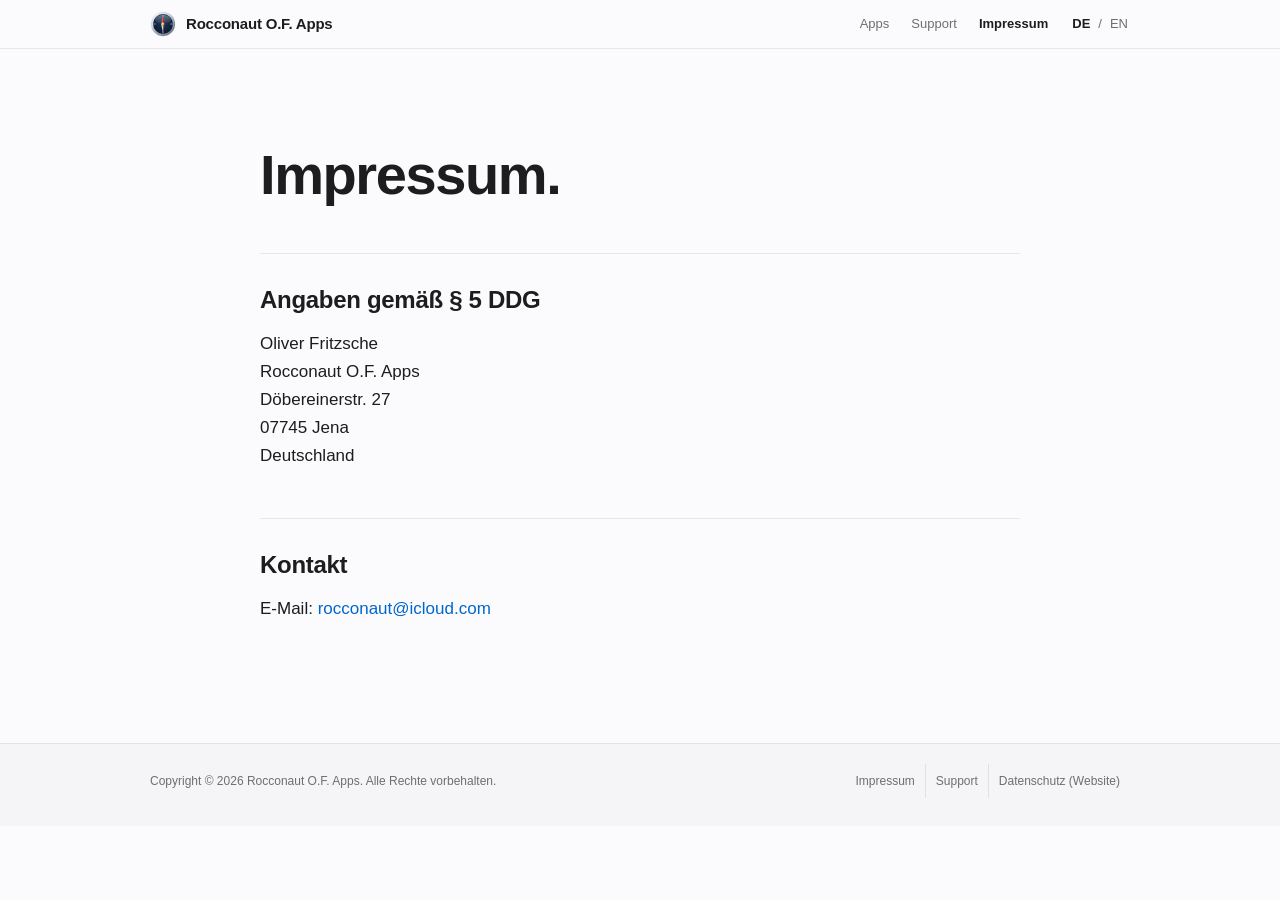
<file: impressum.html>
<!doctype html>
<html lang="de">
<head>
<meta charset="utf-8">
<meta name="viewport" content="width=device-width, initial-scale=1">
<title>Impressum – Rocconaut O.F. Apps</title>
<meta name="description" content="Impressum von Rocconaut O.F. Apps.">
<link rel="canonical" href="https://rocconaut-with-cloud.github.io/impressum.html">
<link rel="alternate" hreflang="de" href="https://rocconaut-with-cloud.github.io/impressum.html">
<link rel="alternate" hreflang="en" href="https://rocconaut-with-cloud.github.io/en/legal-notice.html">
<meta name="theme-color" content="#FBFBFD" media="(prefers-color-scheme: light)">
<meta name="theme-color" content="#000000" media="(prefers-color-scheme: dark)">
<link rel="icon" href="assets/img/compass.svg" type="image/svg+xml">
<link rel="stylesheet" href="assets/css/site.css">
<script>document.documentElement.className += ' js';</script>
<script src="assets/js/site.js" defer></script>
</head>
<body>
<a class="skip" href="#inhalt">Zum Inhalt springen</a>
<header class="nav">
<div class="nav-inner">
<a class="brand" href="index.html"><img src="assets/img/compass.svg" alt="" width="26" height="26">Rocconaut O.F. Apps</a>
<nav class="nav-links" aria-label="Hauptnavigation">
<a href="index.html">Apps</a>
<a href="support.html">Support</a>
<a href="impressum.html" aria-current="page">Impressum</a>
<span class="lang" aria-label="Sprache"><span class="on" lang="de">DE</span><span aria-hidden="true">/</span><a href="en/legal-notice.html" lang="en" hreflang="en">EN</a></span>
</nav>
</div>
</header>
<main id="inhalt" class="page">
<div class="wrap">
<div class="intro reveal">
<h1>Impressum.</h1>
</div>

<section class="block reveal">
<h2>Angaben gemäß § 5 DDG</h2>
<p>Oliver Fritzsche<br>Rocconaut O.F. Apps<br>Döbereinerstr. 27<br>07745 Jena<br>Deutschland</p>
</section>

<section class="block reveal">
<h2>Kontakt</h2>
<p>E-Mail: <a href="mailto:rocconaut@icloud.com">rocconaut@icloud.com</a></p>
</section>
</div>
</main>
<footer class="footer">
<div class="footer-inner">
<span>Copyright © 2026 Rocconaut O.F. Apps. Alle Rechte vorbehalten.</span>
<nav aria-label="Rechtliches">
<a href="impressum.html">Impressum</a>
<a href="support.html">Support</a>
<a href="datenschutz.html">Datenschutz (Website)</a>
</nav>
</div>
</footer>
</body>
</html>
</file>
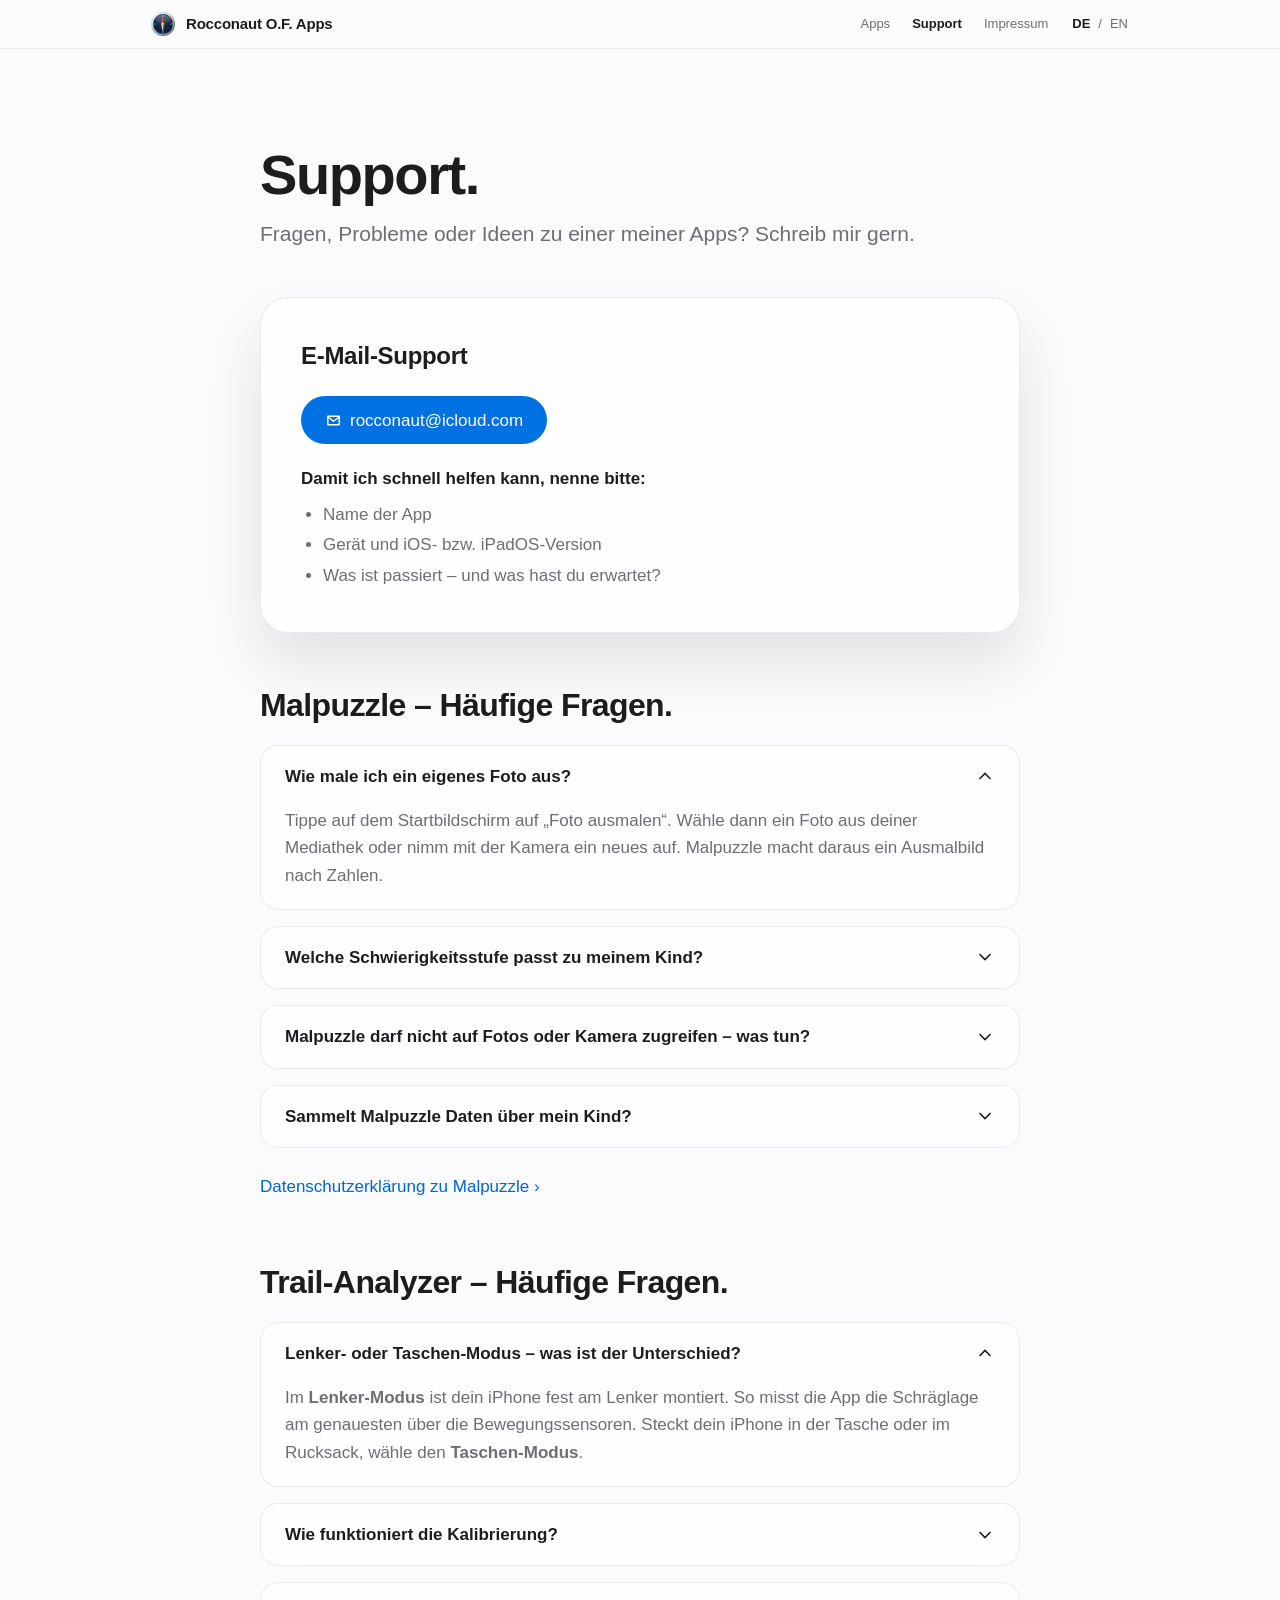
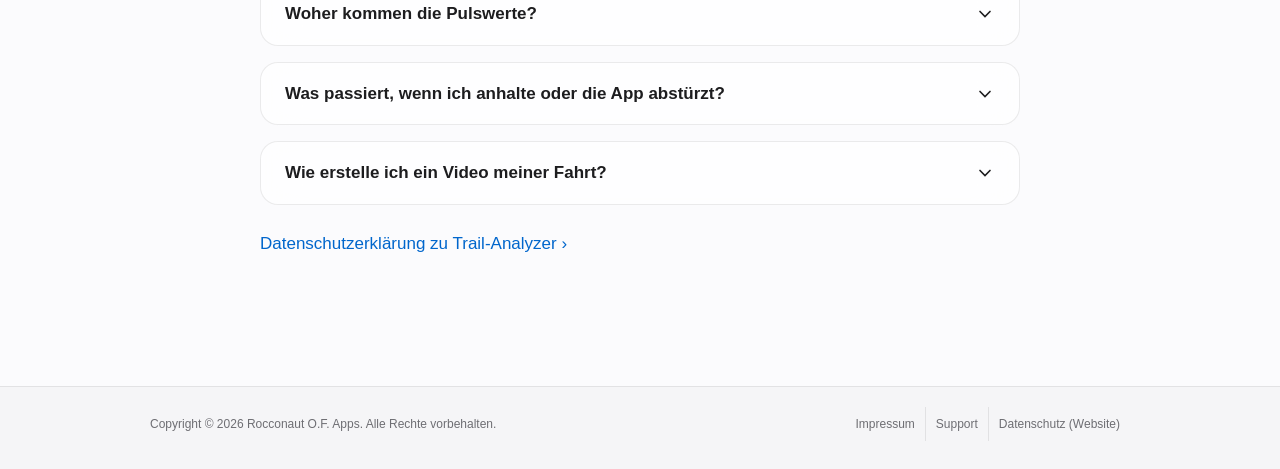
<file: support.html>
<!doctype html>
<html lang="de">
<head>
<meta charset="utf-8">
<meta name="viewport" content="width=device-width, initial-scale=1">
<title>Support – Rocconaut O.F. Apps</title>
<meta name="description" content="Support und Kontakt für die Apps von Rocconaut O.F. Apps.">
<link rel="canonical" href="https://rocconaut-with-cloud.github.io/support.html">
<link rel="alternate" hreflang="de" href="https://rocconaut-with-cloud.github.io/support.html">
<link rel="alternate" hreflang="en" href="https://rocconaut-with-cloud.github.io/en/support.html">
<meta name="theme-color" content="#FBFBFD" media="(prefers-color-scheme: light)">
<meta name="theme-color" content="#000000" media="(prefers-color-scheme: dark)">
<link rel="icon" href="assets/img/compass.svg" type="image/svg+xml">
<link rel="stylesheet" href="assets/css/site.css">
<script>document.documentElement.className += ' js';</script>
<script src="assets/js/site.js" defer></script>
</head>
<body>
<a class="skip" href="#inhalt">Zum Inhalt springen</a>
<header class="nav">
<div class="nav-inner">
<a class="brand" href="index.html"><img src="assets/img/compass.svg" alt="" width="26" height="26">Rocconaut O.F. Apps</a>
<nav class="nav-links" aria-label="Hauptnavigation">
<a href="index.html">Apps</a>
<a href="support.html" aria-current="page">Support</a>
<a href="impressum.html">Impressum</a>
<span class="lang" aria-label="Sprache"><span class="on" lang="de">DE</span><span aria-hidden="true">/</span><a href="en/support.html" lang="en" hreflang="en">EN</a></span>
</nav>
</div>
</header>
<main id="inhalt" class="page">
<div class="wrap">
<div class="intro reveal">
<h1>Support.</h1>
<p class="sub">Fragen, Probleme oder Ideen zu einer meiner Apps? Schreib mir gern.</p>
</div>

<section class="support-card reveal">
<h2>E-Mail-Support</h2>
<a class="btn btn-primary btn-lg shine" href="mailto:rocconaut@icloud.com"><svg class="draw" viewBox="0 0 24 24" fill="none" stroke="currentColor" stroke-width="2" stroke-linecap="round" stroke-linejoin="round" aria-hidden="true"><path pathLength="1" d="M4 6h16v12H4z"/><path pathLength="1" d="M4 7l8 6 8-6"/></svg>rocconaut@icloud.com</a>
<div>
<p>Damit ich schnell helfen kann, nenne bitte:</p>
<ul><li>Name der App</li><li>Gerät und iOS- bzw. iPadOS-Version</li><li>Was ist passiert – und was hast du erwartet?</li></ul>
</div>
</section>

<section class="faq-list reveal" id="malpuzzle">
<h2 class="h-mid">Malpuzzle – Häufige Fragen.</h2>
<div class="faq open">
<button type="button" class="faq-q" aria-expanded="true">Wie male ich ein eigenes Foto aus?<svg viewBox="0 0 24 24" fill="none" stroke="currentColor" stroke-width="2" stroke-linecap="round" aria-hidden="true"><path d="M6 9l6 6 6-6"/></svg></button>
<div class="faq-a"><div><p>Tippe auf dem Startbildschirm auf „Foto ausmalen“. Wähle dann ein Foto aus deiner Mediathek oder nimm mit der Kamera ein neues auf. Malpuzzle macht daraus ein Ausmalbild nach Zahlen.</p></div></div>
</div>
<div class="faq">
<button type="button" class="faq-q" aria-expanded="false">Welche Schwierigkeitsstufe passt zu meinem Kind?<svg viewBox="0 0 24 24" fill="none" stroke="currentColor" stroke-width="2" stroke-linecap="round" aria-hidden="true"><path d="M6 9l6 6 6-6"/></svg></button>
<div class="faq-a"><div><p>Es gibt drei Stufen: <strong>Einfach</strong> mit unter 30 Feldern, <strong>Mittel</strong> mit über 50 Feldern und <strong>Profi</strong> mit 100–200 Feldern. Für kleine Kinder ist „Einfach“ ideal – die großen Felder lassen sich leicht antippen.</p></div></div>
</div>
<div class="faq">
<button type="button" class="faq-q" aria-expanded="false">Malpuzzle darf nicht auf Fotos oder Kamera zugreifen – was tun?<svg viewBox="0 0 24 24" fill="none" stroke="currentColor" stroke-width="2" stroke-linecap="round" aria-hidden="true"><path d="M6 9l6 6 6-6"/></svg></button>
<div class="faq-a"><div><p>Öffne auf deinem iPhone oder iPad die <strong>Einstellungen</strong>, tippe auf <strong>Apps</strong> und dann auf <strong>Malpuzzle</strong>. Dort kannst du den Zugriff auf Fotos und Kamera erlauben oder wieder entziehen.</p></div></div>
</div>
<div class="faq">
<button type="button" class="faq-q" aria-expanded="false">Sammelt Malpuzzle Daten über mein Kind?<svg viewBox="0 0 24 24" fill="none" stroke="currentColor" stroke-width="2" stroke-linecap="round" aria-hidden="true"><path d="M6 9l6 6 6-6"/></svg></button>
<div class="faq-a"><div><p>Nein. Malpuzzle enthält keine Werbung und kein Tracking, und es werden keine Daten an mich oder an Dritte übertragen. Auch deine Fotos bleiben auf deinem Gerät.</p></div></div>
</div>
<a href="malpuzzle/datenschutz.html" style="font-size: 17px; padding: 10px 0">Datenschutzerklärung zu Malpuzzle ›</a>
</section>

<section class="faq-list reveal" id="trail">
<h2 class="h-mid">Trail-Analyzer – Häufige Fragen.</h2>
<div class="faq open">
<button type="button" class="faq-q" aria-expanded="true">Lenker- oder Taschen-Modus – was ist der Unterschied?<svg viewBox="0 0 24 24" fill="none" stroke="currentColor" stroke-width="2" stroke-linecap="round" aria-hidden="true"><path d="M6 9l6 6 6-6"/></svg></button>
<div class="faq-a"><div><p>Im <strong>Lenker-Modus</strong> ist dein iPhone fest am Lenker montiert. So misst die App die Schräglage am genauesten über die Bewegungssensoren. Steckt dein iPhone in der Tasche oder im Rucksack, wähle den <strong>Taschen-Modus</strong>.</p></div></div>
</div>
<div class="faq">
<button type="button" class="faq-q" aria-expanded="false">Wie funktioniert die Kalibrierung?<svg viewBox="0 0 24 24" fill="none" stroke="currentColor" stroke-width="2" stroke-linecap="round" aria-hidden="true"><path d="M6 9l6 6 6-6"/></svg></button>
<div class="faq-a"><div><p>Halte dein Motorrad oder MTB beim Start gerade. Die ersten Sekunden einer Aufnahme werden zur Kalibrierung genutzt. Über „Kalibrieren“ kannst du sie erneut starten.</p></div></div>
</div>
<div class="faq">
<button type="button" class="faq-q" aria-expanded="false">Woher kommen die Pulswerte?<svg viewBox="0 0 24 24" fill="none" stroke="currentColor" stroke-width="2" stroke-linecap="round" aria-hidden="true"><path d="M6 9l6 6 6-6"/></svg></button>
<div class="faq-a"><div><p>Aus Apple Health – zum Beispiel von deiner Apple Watch, einem Brustgurt oder anderen Apps, die in Health schreiben. Den Zugriff erlaubst du einmal in den Einstellungen der App und verwaltest ihn in der Health-App.</p></div></div>
</div>
<div class="faq">
<button type="button" class="faq-q" aria-expanded="false">Was passiert, wenn ich anhalte oder die App abstürzt?<svg viewBox="0 0 24 24" fill="none" stroke="currentColor" stroke-width="2" stroke-linecap="round" aria-hidden="true"><path d="M6 9l6 6 6-6"/></svg></button>
<div class="faq-a"><div><p>Bei Stillstand pausiert die Aufnahme automatisch und geht weiter, sobald du losfährst. Wird die App während einer Fahrt beendet, kannst du die Aufnahme danach fortsetzen.</p></div></div>
</div>
<div class="faq">
<button type="button" class="faq-q" aria-expanded="false">Wie erstelle ich ein Video meiner Fahrt?<svg viewBox="0 0 24 24" fill="none" stroke="currentColor" stroke-width="2" stroke-linecap="round" aria-hidden="true"><path d="M6 9l6 6 6-6"/></svg></button>
<div class="faq-a"><div><p>Öffne eine Fahrt und tippe auf „Video exportieren“. Das Video im Hochformat zeigt Karte, Tacho und Schräglage – als Übersicht oder mit 3D-Kamera. Die 3D-Variante dauert länger. Danach kannst du es teilen oder in Fotos sichern.</p></div></div>
</div>
<a href="trail-analyzer/datenschutz.html" style="font-size: 17px; padding: 10px 0">Datenschutzerklärung zu Trail-Analyzer ›</a>
</section>
</div>
</main>
<footer class="footer">
<div class="footer-inner">
<span>Copyright © 2026 Rocconaut O.F. Apps. Alle Rechte vorbehalten.</span>
<nav aria-label="Rechtliches">
<a href="impressum.html">Impressum</a>
<a href="support.html">Support</a>
<a href="datenschutz.html">Datenschutz (Website)</a>
</nav>
</div>
</footer>
</body>
</html>
</file>
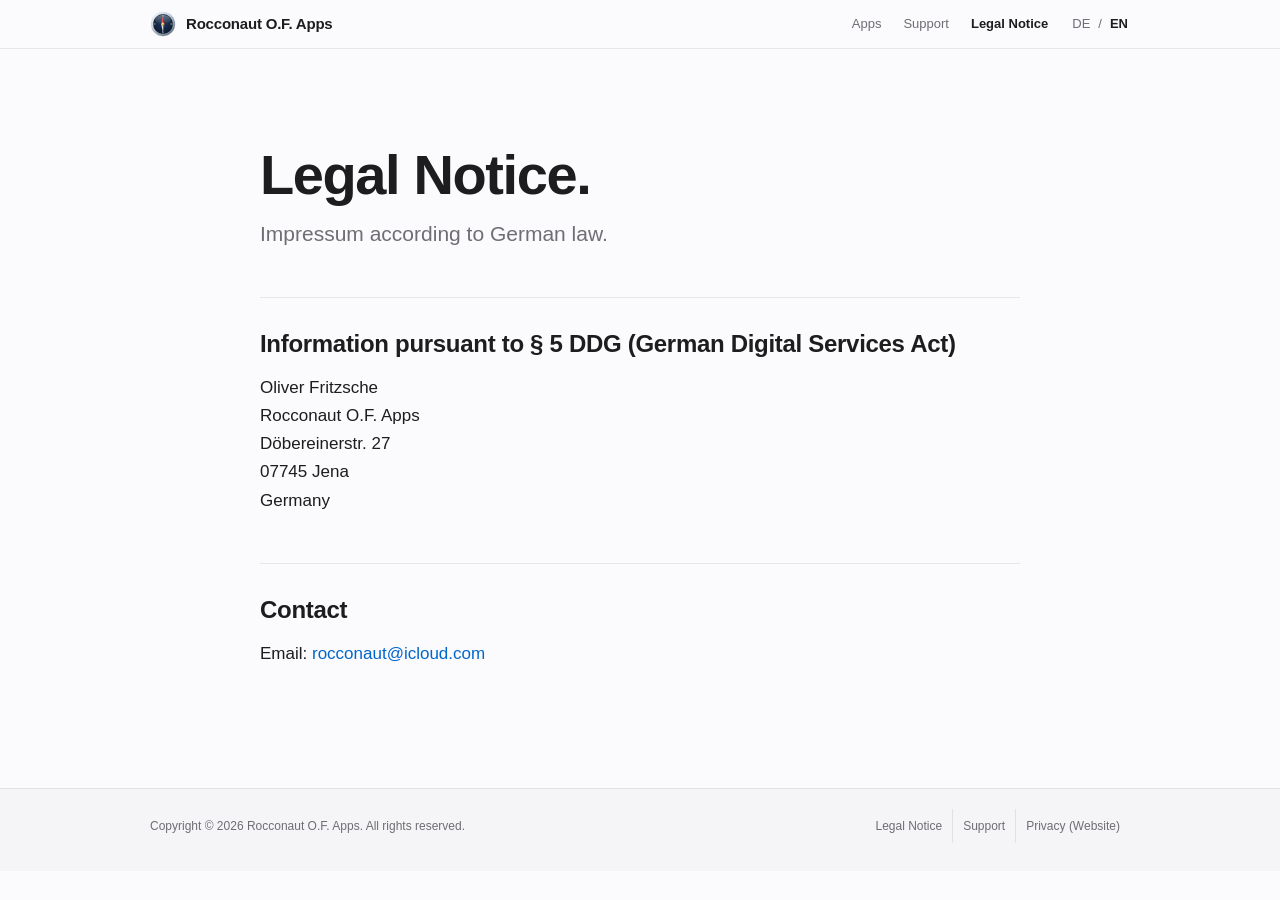
<file: en/legal-notice.html>
<!doctype html>
<html lang="en">
<head>
<meta charset="utf-8">
<meta name="viewport" content="width=device-width, initial-scale=1">
<title>Legal Notice – Rocconaut O.F. Apps</title>
<meta name="description" content="Legal notice (Impressum) of Rocconaut O.F. Apps.">
<link rel="canonical" href="https://rocconaut-with-cloud.github.io/en/legal-notice.html">
<link rel="alternate" hreflang="de" href="https://rocconaut-with-cloud.github.io/impressum.html">
<link rel="alternate" hreflang="en" href="https://rocconaut-with-cloud.github.io/en/legal-notice.html">
<meta name="theme-color" content="#FBFBFD" media="(prefers-color-scheme: light)">
<meta name="theme-color" content="#000000" media="(prefers-color-scheme: dark)">
<link rel="icon" href="../assets/img/compass.svg" type="image/svg+xml">
<link rel="stylesheet" href="../assets/css/site.css">
<script>document.documentElement.className += ' js';</script>
<script src="../assets/js/site.js" defer></script>
</head>
<body>
<a class="skip" href="#inhalt">Skip to content</a>
<header class="nav">
<div class="nav-inner">
<a class="brand" href="../en/index.html"><img src="../assets/img/compass.svg" alt="" width="26" height="26">Rocconaut O.F. Apps</a>
<nav class="nav-links" aria-label="Main navigation">
<a href="../en/index.html">Apps</a>
<a href="../en/support.html">Support</a>
<a href="../en/legal-notice.html" aria-current="page">Legal Notice</a>
<span class="lang" aria-label="Language"><a href="../impressum.html" lang="de" hreflang="de">DE</a><span aria-hidden="true">/</span><span class="on" lang="en">EN</span></span>
</nav>
</div>
</header>
<main id="inhalt" class="page">
<div class="wrap">
<div class="intro reveal">
<h1>Legal Notice.</h1>
<p class="sub">Impressum according to German law.</p>
</div>

<section class="block reveal">
<h2>Information pursuant to § 5 DDG (German Digital Services Act)</h2>
<p>Oliver Fritzsche<br>Rocconaut O.F. Apps<br>Döbereinerstr. 27<br>07745 Jena<br>Germany</p>
</section>

<section class="block reveal">
<h2>Contact</h2>
<p>Email: <a href="mailto:rocconaut@icloud.com">rocconaut@icloud.com</a></p>
</section>
</div>
</main>
<footer class="footer">
<div class="footer-inner">
<span>Copyright © 2026 Rocconaut O.F. Apps. All rights reserved.</span>
<nav aria-label="Legal">
<a href="../en/legal-notice.html">Legal Notice</a>
<a href="../en/support.html">Support</a>
<a href="../en/privacy.html">Privacy (Website)</a>
</nav>
</div>
</footer>
</body>
</html>
</file>
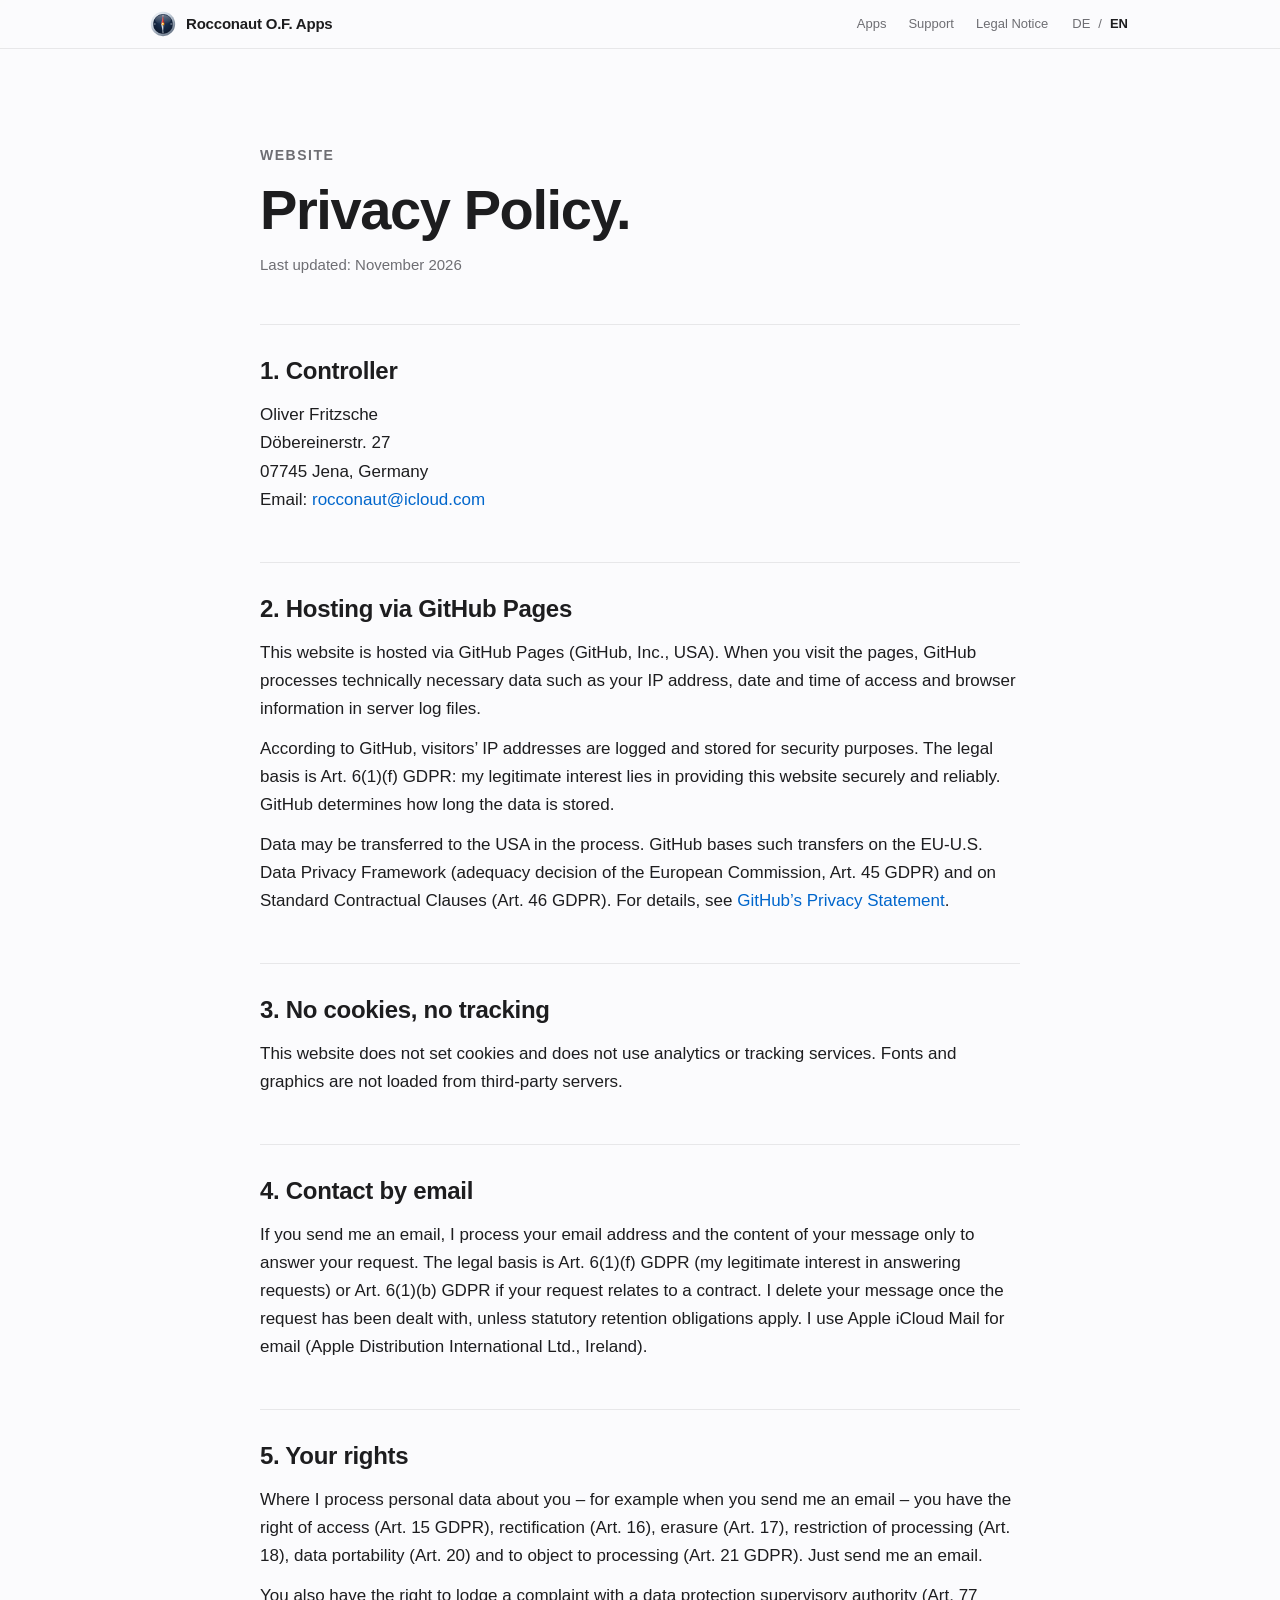
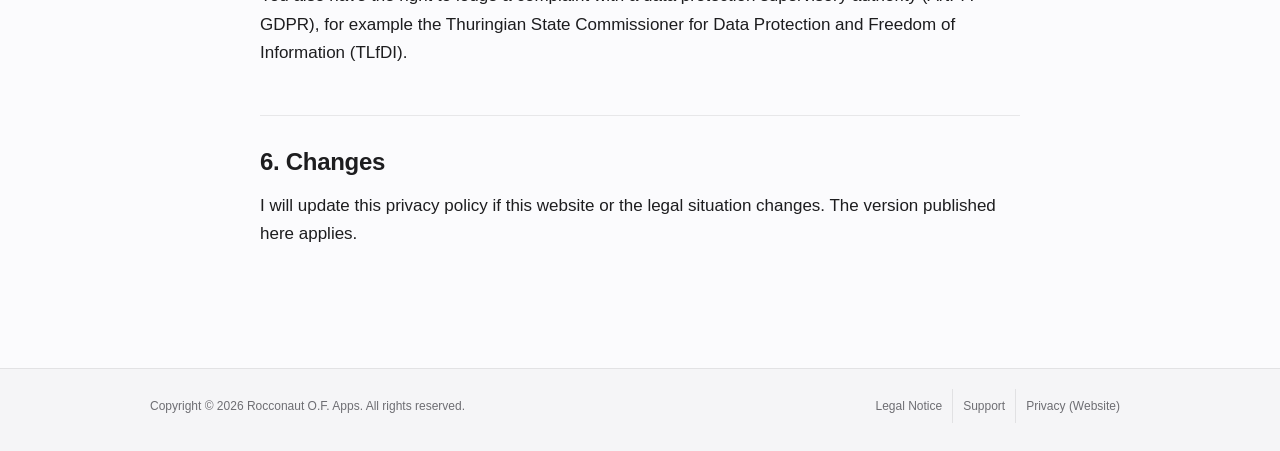
<file: en/privacy.html>
<!doctype html>
<html lang="en">
<head>
<meta charset="utf-8">
<meta name="viewport" content="width=device-width, initial-scale=1">
<title>Website Privacy Policy – Rocconaut O.F. Apps</title>
<meta name="description" content="Privacy policy for this website.">
<link rel="canonical" href="https://rocconaut-with-cloud.github.io/en/privacy.html">
<link rel="alternate" hreflang="de" href="https://rocconaut-with-cloud.github.io/datenschutz.html">
<link rel="alternate" hreflang="en" href="https://rocconaut-with-cloud.github.io/en/privacy.html">
<meta name="theme-color" content="#FBFBFD" media="(prefers-color-scheme: light)">
<meta name="theme-color" content="#000000" media="(prefers-color-scheme: dark)">
<link rel="icon" href="../assets/img/compass.svg" type="image/svg+xml">
<link rel="stylesheet" href="../assets/css/site.css">
<script>document.documentElement.className += ' js';</script>
<script src="../assets/js/site.js" defer></script>
</head>
<body>
<a class="skip" href="#inhalt">Skip to content</a>
<header class="nav">
<div class="nav-inner">
<a class="brand" href="../en/index.html"><img src="../assets/img/compass.svg" alt="" width="26" height="26">Rocconaut O.F. Apps</a>
<nav class="nav-links" aria-label="Main navigation">
<a href="../en/index.html">Apps</a>
<a href="../en/support.html">Support</a>
<a href="../en/legal-notice.html">Legal Notice</a>
<span class="lang" aria-label="Language"><a href="../datenschutz.html" lang="de" hreflang="de">DE</a><span aria-hidden="true">/</span><span class="on" lang="en">EN</span></span>
</nav>
</div>
</header>
<main id="inhalt" class="page">
<div class="wrap">
<div class="intro reveal">
<span class="eyebrow">WEBSITE</span>
<h1>Privacy Policy.</h1>
<span class="meta">Last updated: November 2026</span>
</div>

<section class="block reveal">
<h2>1. Controller</h2>
<p>Oliver Fritzsche<br>Döbereinerstr. 27<br>07745 Jena, Germany<br>Email: <a href="mailto:rocconaut@icloud.com">rocconaut@icloud.com</a></p>
</section>

<section class="block reveal">
<h2>2. Hosting via GitHub Pages</h2>
<p>This website is hosted via GitHub Pages (GitHub, Inc., USA). When you visit the pages, GitHub processes technically necessary data such as your IP address, date and time of access and browser information in server log files.</p>
<p>According to GitHub, visitors’ IP addresses are logged and stored for security purposes. The legal basis is Art. 6(1)(f) GDPR: my legitimate interest lies in providing this website securely and reliably. GitHub determines how long the data is stored.</p>
<p>Data may be transferred to the USA in the process. GitHub bases such transfers on the EU-U.S. Data Privacy Framework (adequacy decision of the European Commission, Art. 45 GDPR) and on Standard Contractual Clauses (Art. 46 GDPR). For details, see <a href="https://docs.github.com/en/site-policy/privacy-policies/github-general-privacy-statement">GitHub’s Privacy Statement</a>.</p>
</section>

<section class="block reveal">
<h2>3. No cookies, no tracking</h2>
<p>This website does not set cookies and does not use analytics or tracking services. Fonts and graphics are not loaded from third-party servers.</p>
</section>

<section class="block reveal">
<h2>4. Contact by email</h2>
<p>If you send me an email, I process your email address and the content of your message only to answer your request. The legal basis is Art. 6(1)(f) GDPR (my legitimate interest in answering requests) or Art. 6(1)(b) GDPR if your request relates to a contract. I delete your message once the request has been dealt with, unless statutory retention obligations apply. I use Apple iCloud Mail for email (Apple Distribution International Ltd., Ireland).</p>
</section>

<section class="block reveal">
<h2>5. Your rights</h2>
<p>Where I process personal data about you – for example when you send me an email – you have the right of access (Art. 15 GDPR), rectification (Art. 16), erasure (Art. 17), restriction of processing (Art. 18), data portability (Art. 20) and to object to processing (Art. 21 GDPR). Just send me an email.</p>
<p>You also have the right to lodge a complaint with a data protection supervisory authority (Art. 77 GDPR), for example the Thuringian State Commissioner for Data Protection and Freedom of Information (TLfDI).</p>
</section>

<section class="block reveal">
<h2>6. Changes</h2>
<p>I will update this privacy policy if this website or the legal situation changes. The version published here applies.</p>
</section>
</div>
</main>
<footer class="footer">
<div class="footer-inner">
<span>Copyright © 2026 Rocconaut O.F. Apps. All rights reserved.</span>
<nav aria-label="Legal">
<a href="../en/legal-notice.html">Legal Notice</a>
<a href="../en/support.html">Support</a>
<a href="../en/privacy.html">Privacy (Website)</a>
</nav>
</div>
</footer>
</body>
</html>
</file>
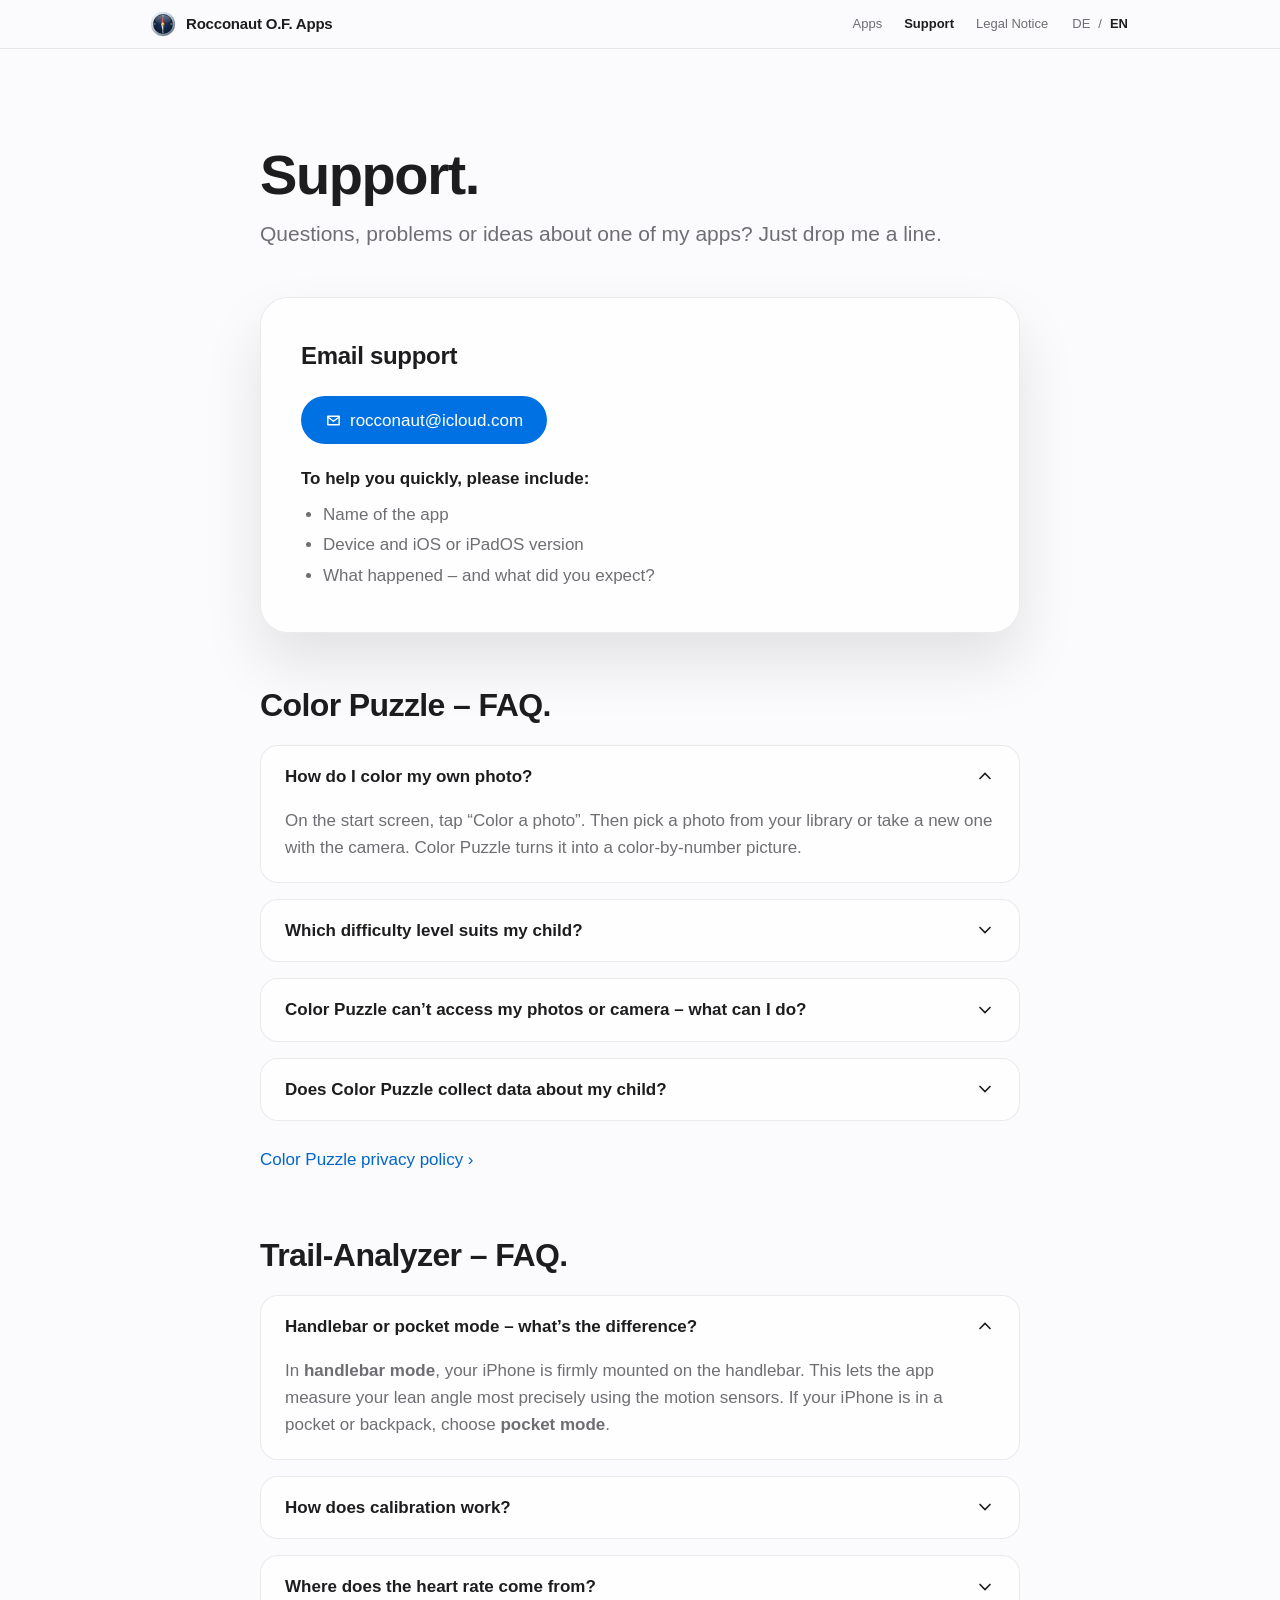
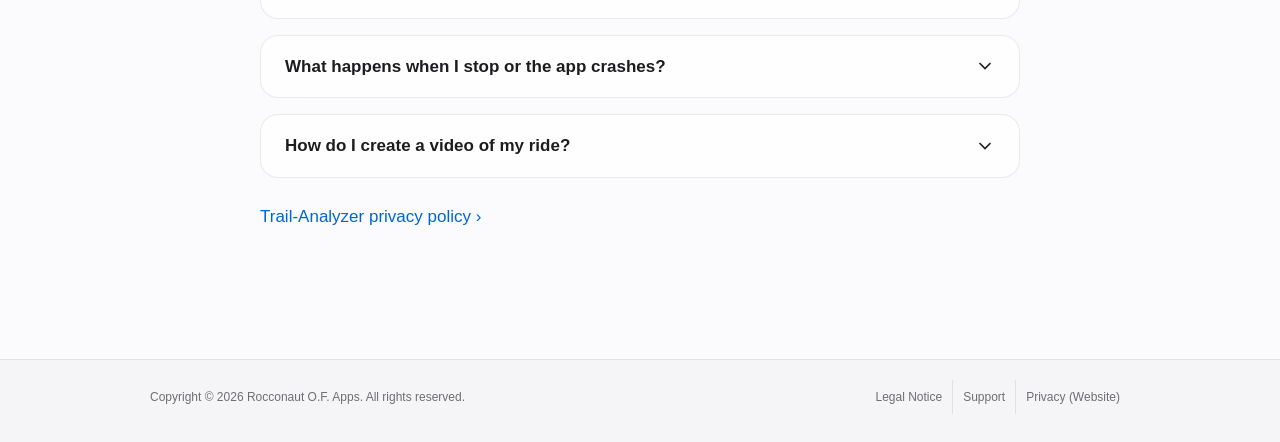
<file: en/support.html>
<!doctype html>
<html lang="en">
<head>
<meta charset="utf-8">
<meta name="viewport" content="width=device-width, initial-scale=1">
<title>Support – Rocconaut O.F. Apps</title>
<meta name="description" content="Support and contact for the apps by Rocconaut O.F. Apps.">
<link rel="canonical" href="https://rocconaut-with-cloud.github.io/en/support.html">
<link rel="alternate" hreflang="de" href="https://rocconaut-with-cloud.github.io/support.html">
<link rel="alternate" hreflang="en" href="https://rocconaut-with-cloud.github.io/en/support.html">
<meta name="theme-color" content="#FBFBFD" media="(prefers-color-scheme: light)">
<meta name="theme-color" content="#000000" media="(prefers-color-scheme: dark)">
<link rel="icon" href="../assets/img/compass.svg" type="image/svg+xml">
<link rel="stylesheet" href="../assets/css/site.css">
<script>document.documentElement.className += ' js';</script>
<script src="../assets/js/site.js" defer></script>
</head>
<body>
<a class="skip" href="#inhalt">Skip to content</a>
<header class="nav">
<div class="nav-inner">
<a class="brand" href="../en/index.html"><img src="../assets/img/compass.svg" alt="" width="26" height="26">Rocconaut O.F. Apps</a>
<nav class="nav-links" aria-label="Main navigation">
<a href="../en/index.html">Apps</a>
<a href="../en/support.html" aria-current="page">Support</a>
<a href="../en/legal-notice.html">Legal Notice</a>
<span class="lang" aria-label="Language"><a href="../support.html" lang="de" hreflang="de">DE</a><span aria-hidden="true">/</span><span class="on" lang="en">EN</span></span>
</nav>
</div>
</header>
<main id="inhalt" class="page">
<div class="wrap">
<div class="intro reveal">
<h1>Support.</h1>
<p class="sub">Questions, problems or ideas about one of my apps? Just drop me a line.</p>
</div>

<section class="support-card reveal">
<h2>Email support</h2>
<a class="btn btn-primary btn-lg shine" href="mailto:rocconaut@icloud.com"><svg class="draw" viewBox="0 0 24 24" fill="none" stroke="currentColor" stroke-width="2" stroke-linecap="round" stroke-linejoin="round" aria-hidden="true"><path pathLength="1" d="M4 6h16v12H4z"/><path pathLength="1" d="M4 7l8 6 8-6"/></svg>rocconaut@icloud.com</a>
<div>
<p>To help you quickly, please include:</p>
<ul><li>Name of the app</li><li>Device and iOS or iPadOS version</li><li>What happened – and what did you expect?</li></ul>
</div>
</section>

<section class="faq-list reveal" id="malpuzzle">
<h2 class="h-mid">Color Puzzle – FAQ.</h2>
<div class="faq open">
<button type="button" class="faq-q" aria-expanded="true">How do I color my own photo?<svg viewBox="0 0 24 24" fill="none" stroke="currentColor" stroke-width="2" stroke-linecap="round" aria-hidden="true"><path d="M6 9l6 6 6-6"/></svg></button>
<div class="faq-a"><div><p>On the start screen, tap “Color a photo”. Then pick a photo from your library or take a new one with the camera. Color Puzzle turns it into a color-by-number picture.</p></div></div>
</div>
<div class="faq">
<button type="button" class="faq-q" aria-expanded="false">Which difficulty level suits my child?<svg viewBox="0 0 24 24" fill="none" stroke="currentColor" stroke-width="2" stroke-linecap="round" aria-hidden="true"><path d="M6 9l6 6 6-6"/></svg></button>
<div class="faq-a"><div><p>There are three levels: <strong>Easy</strong> with fewer than 30 fields, <strong>Medium</strong> with more than 50 fields and <strong>Expert</strong> with 100–200 fields. For young children, “Easy” is ideal – the large fields are easy to tap.</p></div></div>
</div>
<div class="faq">
<button type="button" class="faq-q" aria-expanded="false">Color Puzzle can’t access my photos or camera – what can I do?<svg viewBox="0 0 24 24" fill="none" stroke="currentColor" stroke-width="2" stroke-linecap="round" aria-hidden="true"><path d="M6 9l6 6 6-6"/></svg></button>
<div class="faq-a"><div><p>Open <strong>Settings</strong> on your iPhone or iPad, tap <strong>Apps</strong> and then <strong>Color Puzzle</strong>. There you can allow or revoke access to photos and camera.</p></div></div>
</div>
<div class="faq">
<button type="button" class="faq-q" aria-expanded="false">Does Color Puzzle collect data about my child?<svg viewBox="0 0 24 24" fill="none" stroke="currentColor" stroke-width="2" stroke-linecap="round" aria-hidden="true"><path d="M6 9l6 6 6-6"/></svg></button>
<div class="faq-a"><div><p>No. Color Puzzle contains no advertising and no tracking, and no data is transmitted to me or to third parties. Your photos stay on your device, too.</p></div></div>
</div>
<a href="../en/malpuzzle/privacy.html" style="font-size: 17px; padding: 10px 0">Color Puzzle privacy policy ›</a>
</section>

<section class="faq-list reveal" id="trail">
<h2 class="h-mid">Trail-Analyzer – FAQ.</h2>
<div class="faq open">
<button type="button" class="faq-q" aria-expanded="true">Handlebar or pocket mode – what’s the difference?<svg viewBox="0 0 24 24" fill="none" stroke="currentColor" stroke-width="2" stroke-linecap="round" aria-hidden="true"><path d="M6 9l6 6 6-6"/></svg></button>
<div class="faq-a"><div><p>In <strong>handlebar mode</strong>, your iPhone is firmly mounted on the handlebar. This lets the app measure your lean angle most precisely using the motion sensors. If your iPhone is in a pocket or backpack, choose <strong>pocket mode</strong>.</p></div></div>
</div>
<div class="faq">
<button type="button" class="faq-q" aria-expanded="false">How does calibration work?<svg viewBox="0 0 24 24" fill="none" stroke="currentColor" stroke-width="2" stroke-linecap="round" aria-hidden="true"><path d="M6 9l6 6 6-6"/></svg></button>
<div class="faq-a"><div><p>Hold your motorcycle or MTB upright when starting. The first seconds of a recording are used for calibration. You can start it again with “Calibrate”.</p></div></div>
</div>
<div class="faq">
<button type="button" class="faq-q" aria-expanded="false">Where does the heart rate come from?<svg viewBox="0 0 24 24" fill="none" stroke="currentColor" stroke-width="2" stroke-linecap="round" aria-hidden="true"><path d="M6 9l6 6 6-6"/></svg></button>
<div class="faq-a"><div><p>From Apple Health – for example from your Apple Watch, a chest strap or other apps that write to Health. You allow access once in the app’s settings and manage it in the Health app.</p></div></div>
</div>
<div class="faq">
<button type="button" class="faq-q" aria-expanded="false">What happens when I stop or the app crashes?<svg viewBox="0 0 24 24" fill="none" stroke="currentColor" stroke-width="2" stroke-linecap="round" aria-hidden="true"><path d="M6 9l6 6 6-6"/></svg></button>
<div class="faq-a"><div><p>When you stop, the recording pauses automatically and resumes as soon as you ride off. If the app is closed during a ride, you can resume the recording afterwards.</p></div></div>
</div>
<div class="faq">
<button type="button" class="faq-q" aria-expanded="false">How do I create a video of my ride?<svg viewBox="0 0 24 24" fill="none" stroke="currentColor" stroke-width="2" stroke-linecap="round" aria-hidden="true"><path d="M6 9l6 6 6-6"/></svg></button>
<div class="faq-a"><div><p>Open a ride and tap “Export video”. The portrait video shows the map, speedometer and lean angle – as an overview or with a 3D camera. The 3D version takes longer. Then you can share it or save it to Photos.</p></div></div>
</div>
<a href="../en/trail-analyzer/privacy.html" style="font-size: 17px; padding: 10px 0">Trail-Analyzer privacy policy ›</a>
</section>
</div>
</main>
<footer class="footer">
<div class="footer-inner">
<span>Copyright © 2026 Rocconaut O.F. Apps. All rights reserved.</span>
<nav aria-label="Legal">
<a href="../en/legal-notice.html">Legal Notice</a>
<a href="../en/support.html">Support</a>
<a href="../en/privacy.html">Privacy (Website)</a>
</nav>
</div>
</footer>
</body>
</html>
</file>
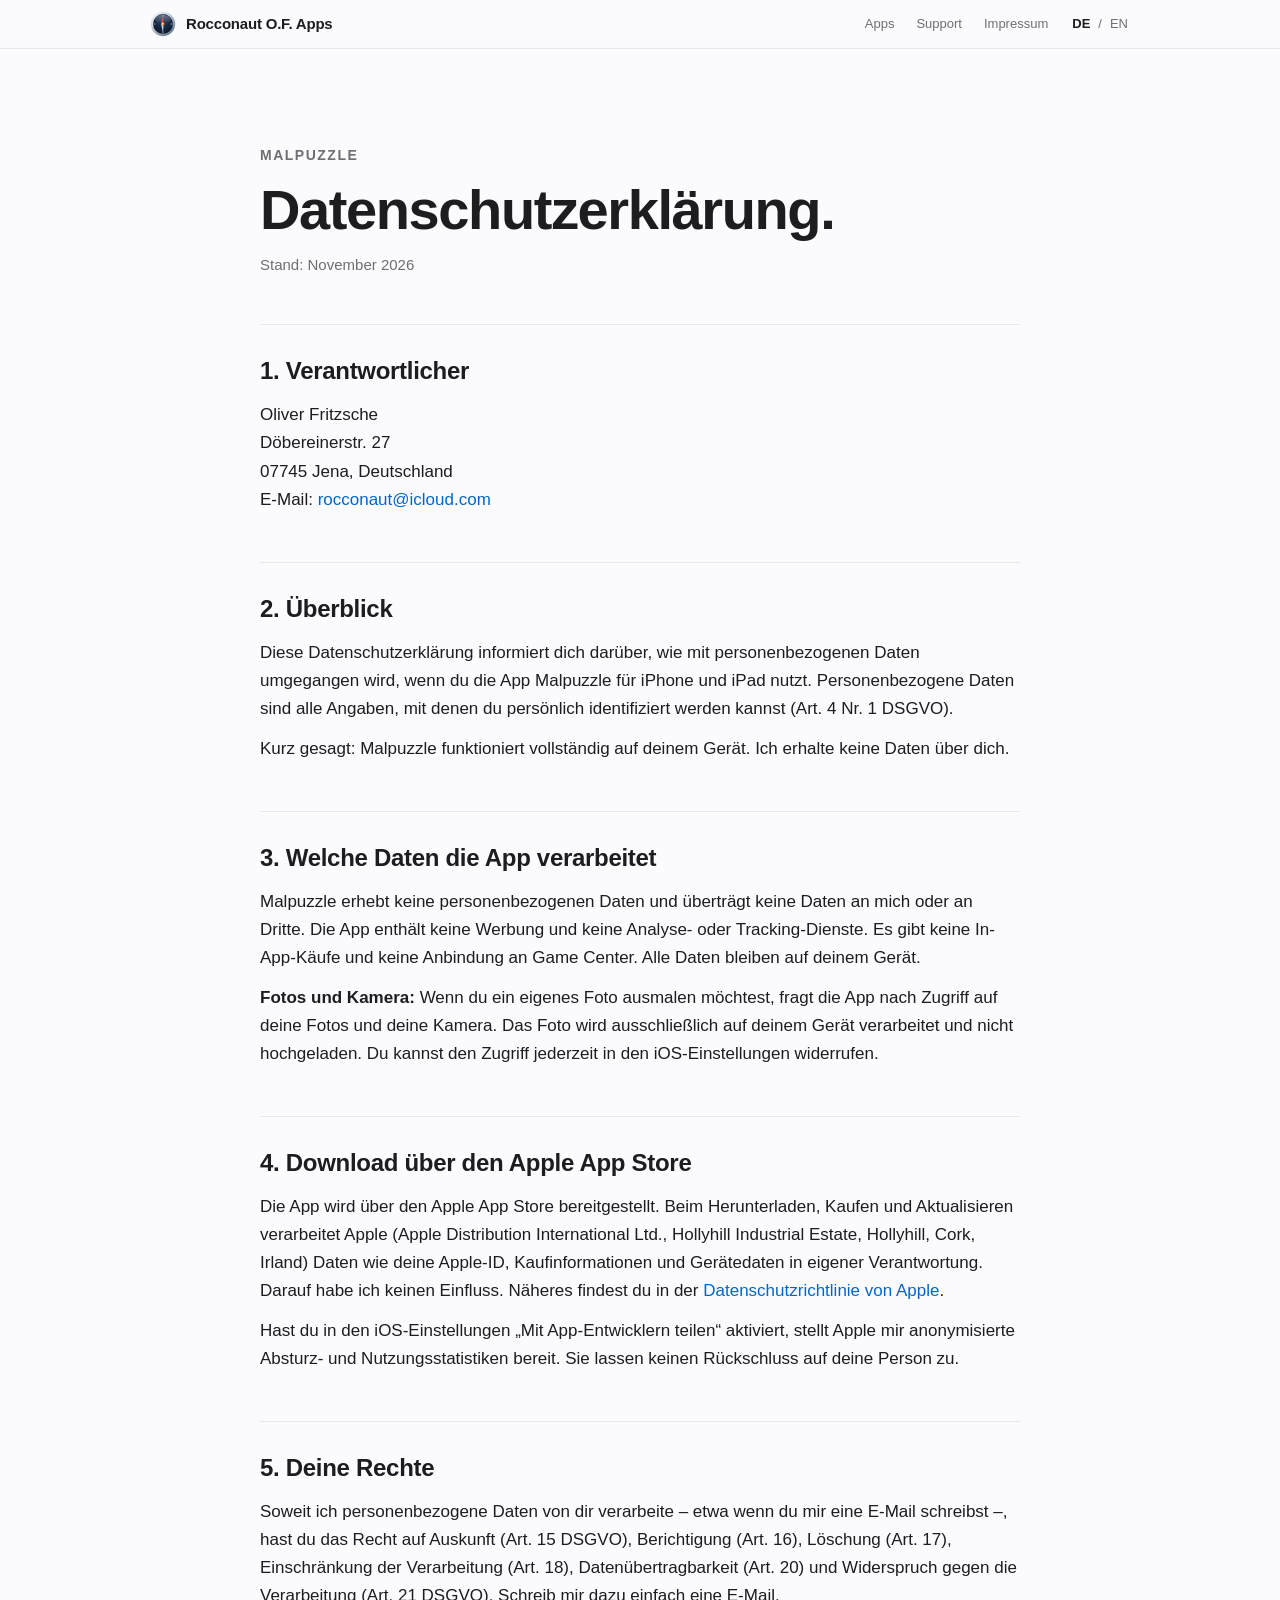
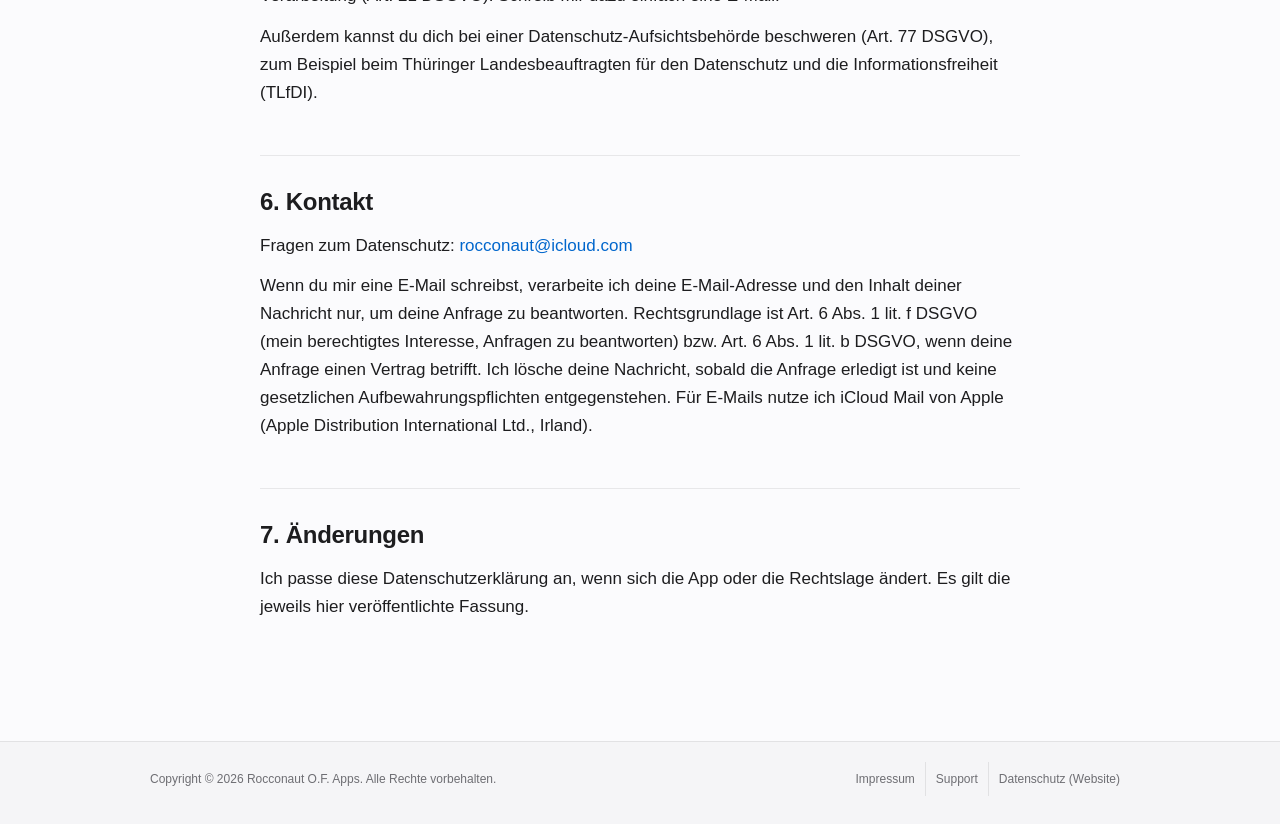
<file: malpuzzle/datenschutz.html>
<!doctype html>
<html lang="de">
<head>
<meta charset="utf-8">
<meta name="viewport" content="width=device-width, initial-scale=1">
<title>Datenschutzerklärung Malpuzzle – Rocconaut O.F. Apps</title>
<meta name="description" content="Datenschutzerklärung der App Malpuzzle.">
<link rel="canonical" href="https://rocconaut-with-cloud.github.io/malpuzzle/datenschutz.html">
<link rel="alternate" hreflang="de" href="https://rocconaut-with-cloud.github.io/malpuzzle/datenschutz.html">
<link rel="alternate" hreflang="en" href="https://rocconaut-with-cloud.github.io/en/malpuzzle/privacy.html">
<meta name="theme-color" content="#FBFBFD" media="(prefers-color-scheme: light)">
<meta name="theme-color" content="#000000" media="(prefers-color-scheme: dark)">
<link rel="icon" href="../assets/img/compass.svg" type="image/svg+xml">
<link rel="stylesheet" href="../assets/css/site.css">
<script>document.documentElement.className += ' js';</script>
<script src="../assets/js/site.js" defer></script>
</head>
<body>
<a class="skip" href="#inhalt">Zum Inhalt springen</a>
<header class="nav">
<div class="nav-inner">
<a class="brand" href="../index.html"><img src="../assets/img/compass.svg" alt="" width="26" height="26">Rocconaut O.F. Apps</a>
<nav class="nav-links" aria-label="Hauptnavigation">
<a href="../index.html">Apps</a>
<a href="../support.html">Support</a>
<a href="../impressum.html">Impressum</a>
<span class="lang" aria-label="Sprache"><span class="on" lang="de">DE</span><span aria-hidden="true">/</span><a href="../en/malpuzzle/privacy.html" lang="en" hreflang="en">EN</a></span>
</nav>
</div>
</header>
<main id="inhalt" class="page">
<div class="wrap">
<div class="intro reveal">
<span class="eyebrow">MALPUZZLE</span>
<h1>Datenschutz&shy;erklärung.</h1>
<span class="meta">Stand: November 2026</span>
</div>

<section class="block reveal">
<h2>1. Verantwortlicher</h2>
<p>Oliver Fritzsche<br>Döbereinerstr. 27<br>07745 Jena, Deutschland<br>E-Mail: <a href="mailto:rocconaut@icloud.com">rocconaut@icloud.com</a></p>
</section>

<section class="block reveal">
<h2>2. Überblick</h2>
<p>Diese Datenschutzerklärung informiert dich darüber, wie mit personenbezogenen Daten umgegangen wird, wenn du die App Malpuzzle für iPhone und iPad nutzt. Personenbezogene Daten sind alle Angaben, mit denen du persönlich identifiziert werden kannst (Art. 4 Nr. 1 DSGVO).</p>
<p>Kurz gesagt: Malpuzzle funktioniert vollständig auf deinem Gerät. Ich erhalte keine Daten über dich.</p>
</section>

<section class="block reveal">
<h2>3. Welche Daten die App verarbeitet</h2>
<p>Malpuzzle erhebt keine personenbezogenen Daten und überträgt keine Daten an mich oder an Dritte. Die App enthält keine Werbung und keine Analyse- oder Tracking-Dienste. Es gibt keine In-App-Käufe und keine Anbindung an Game Center. Alle Daten bleiben auf deinem Gerät.</p>
<p><strong>Fotos und Kamera:</strong> Wenn du ein eigenes Foto ausmalen möchtest, fragt die App nach Zugriff auf deine Fotos und deine Kamera. Das Foto wird ausschließlich auf deinem Gerät verarbeitet und nicht hochgeladen. Du kannst den Zugriff jederzeit in den iOS-Einstellungen widerrufen.</p>
</section>

<section class="block reveal">
<h2>4. Download über den Apple App Store</h2>
<p>Die App wird über den Apple App Store bereitgestellt. Beim Herunterladen, Kaufen und Aktualisieren verarbeitet Apple (Apple Distribution International Ltd., Hollyhill Industrial Estate, Hollyhill, Cork, Irland) Daten wie deine Apple-ID, Kaufinformationen und Gerätedaten in eigener Verantwortung. Darauf habe ich keinen Einfluss. Näheres findest du in der <a href="https://www.apple.com/de/legal/privacy/">Datenschutzrichtlinie von Apple</a>.</p>
<p>Hast du in den iOS-Einstellungen „Mit App-Entwicklern teilen“ aktiviert, stellt Apple mir anonymisierte Absturz- und Nutzungsstatistiken bereit. Sie lassen keinen Rückschluss auf deine Person zu.</p>
</section>

<section class="block reveal">
<h2>5. Deine Rechte</h2>
<p>Soweit ich personenbezogene Daten von dir verarbeite – etwa wenn du mir eine E-Mail schreibst –, hast du das Recht auf Auskunft (Art. 15 DSGVO), Berichtigung (Art. 16), Löschung (Art. 17), Einschränkung der Verarbeitung (Art. 18), Datenübertragbarkeit (Art. 20) und Widerspruch gegen die Verarbeitung (Art. 21 DSGVO). Schreib mir dazu einfach eine E-Mail.</p>
<p>Außerdem kannst du dich bei einer Datenschutz-Aufsichtsbehörde beschweren (Art. 77 DSGVO), zum Beispiel beim Thüringer Landesbeauftragten für den Datenschutz und die Informationsfreiheit (TLfDI).</p>
</section>

<section class="block reveal">
<h2>6. Kontakt</h2>
<p>Fragen zum Datenschutz: <a href="mailto:rocconaut@icloud.com">rocconaut@icloud.com</a></p>
<p>Wenn du mir eine E-Mail schreibst, verarbeite ich deine E-Mail-Adresse und den Inhalt deiner Nachricht nur, um deine Anfrage zu beantworten. Rechtsgrundlage ist Art. 6 Abs. 1 lit. f DSGVO (mein berechtigtes Interesse, Anfragen zu beantworten) bzw. Art. 6 Abs. 1 lit. b DSGVO, wenn deine Anfrage einen Vertrag betrifft. Ich lösche deine Nachricht, sobald die Anfrage erledigt ist und keine gesetzlichen Aufbewahrungspflichten entgegenstehen. Für E-Mails nutze ich iCloud Mail von Apple (Apple Distribution International Ltd., Irland).</p>
</section>

<section class="block reveal">
<h2>7. Änderungen</h2>
<p>Ich passe diese Datenschutzerklärung an, wenn sich die App oder die Rechtslage ändert. Es gilt die jeweils hier veröffentlichte Fassung.</p>
</section>
</div>
</main>
<footer class="footer">
<div class="footer-inner">
<span>Copyright © 2026 Rocconaut O.F. Apps. Alle Rechte vorbehalten.</span>
<nav aria-label="Rechtliches">
<a href="../impressum.html">Impressum</a>
<a href="../support.html">Support</a>
<a href="../datenschutz.html">Datenschutz (Website)</a>
</nav>
</div>
</footer>
</body>
</html>
</file>
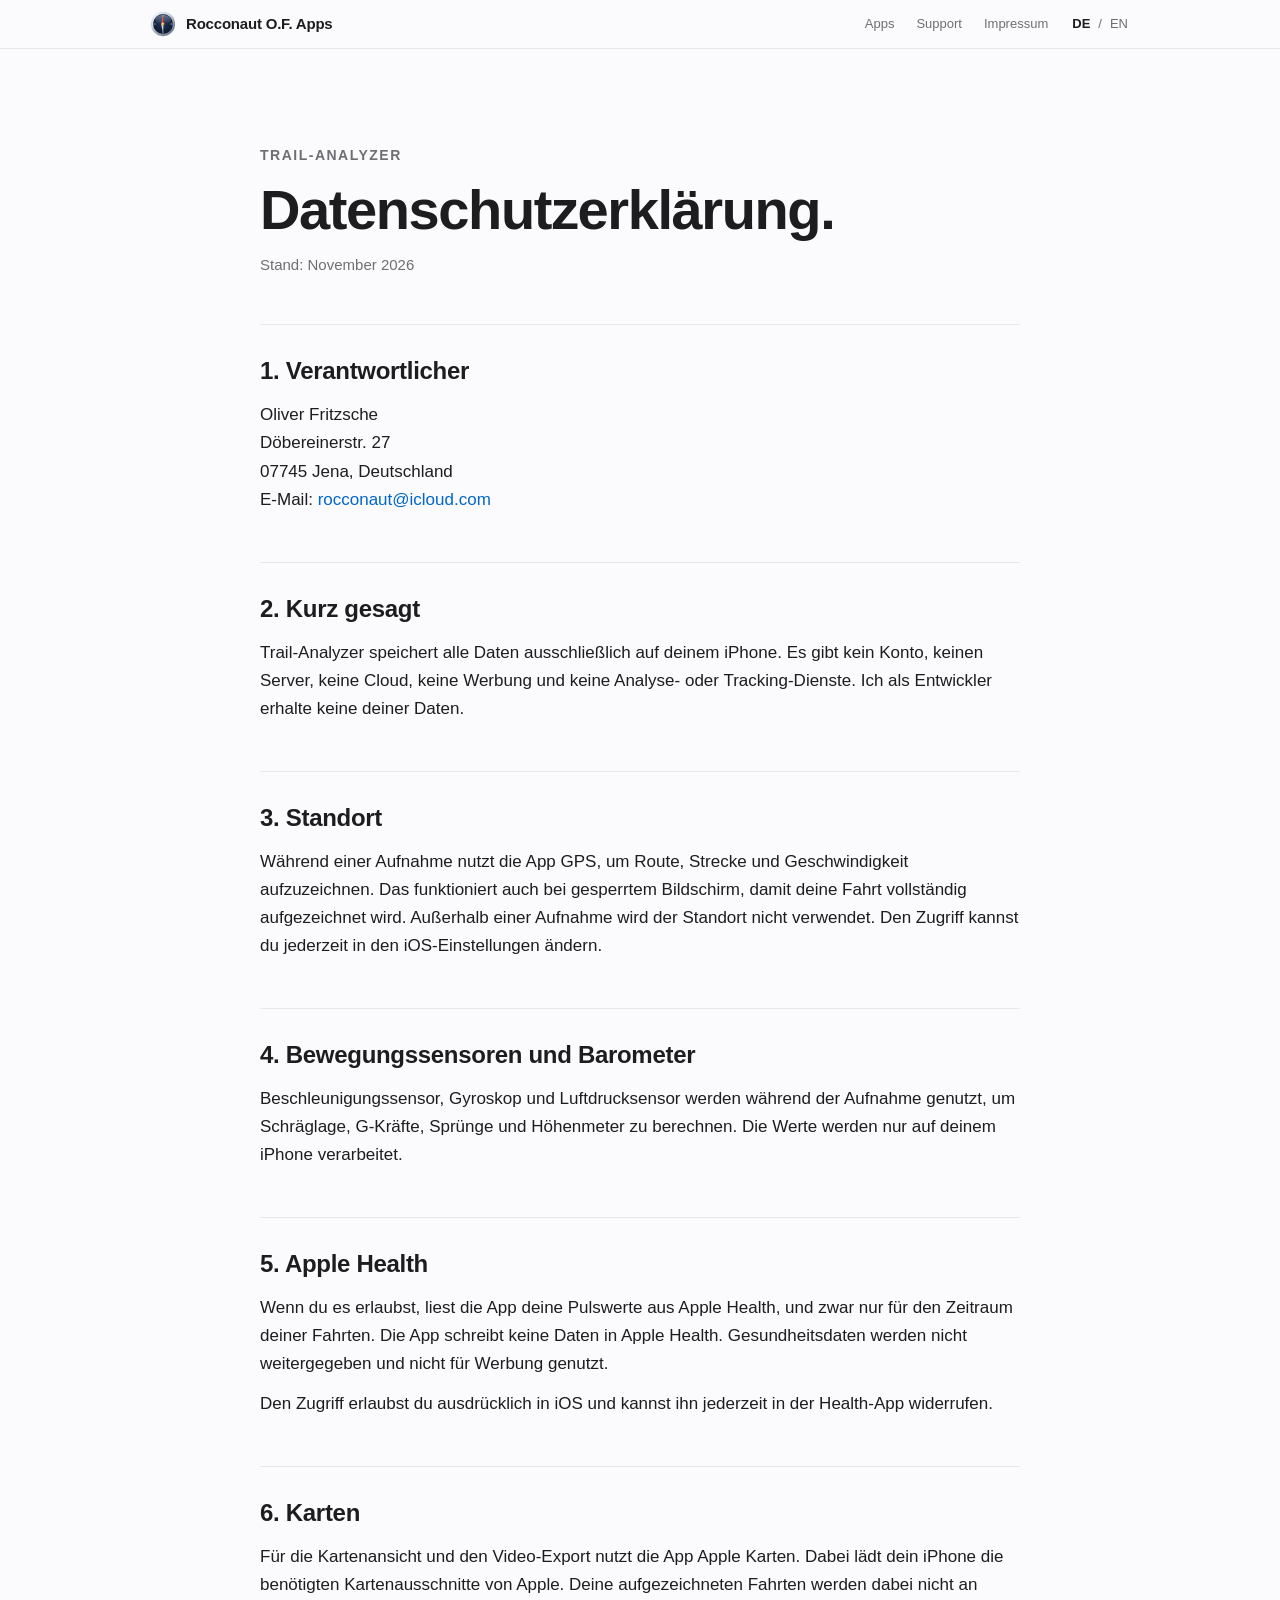
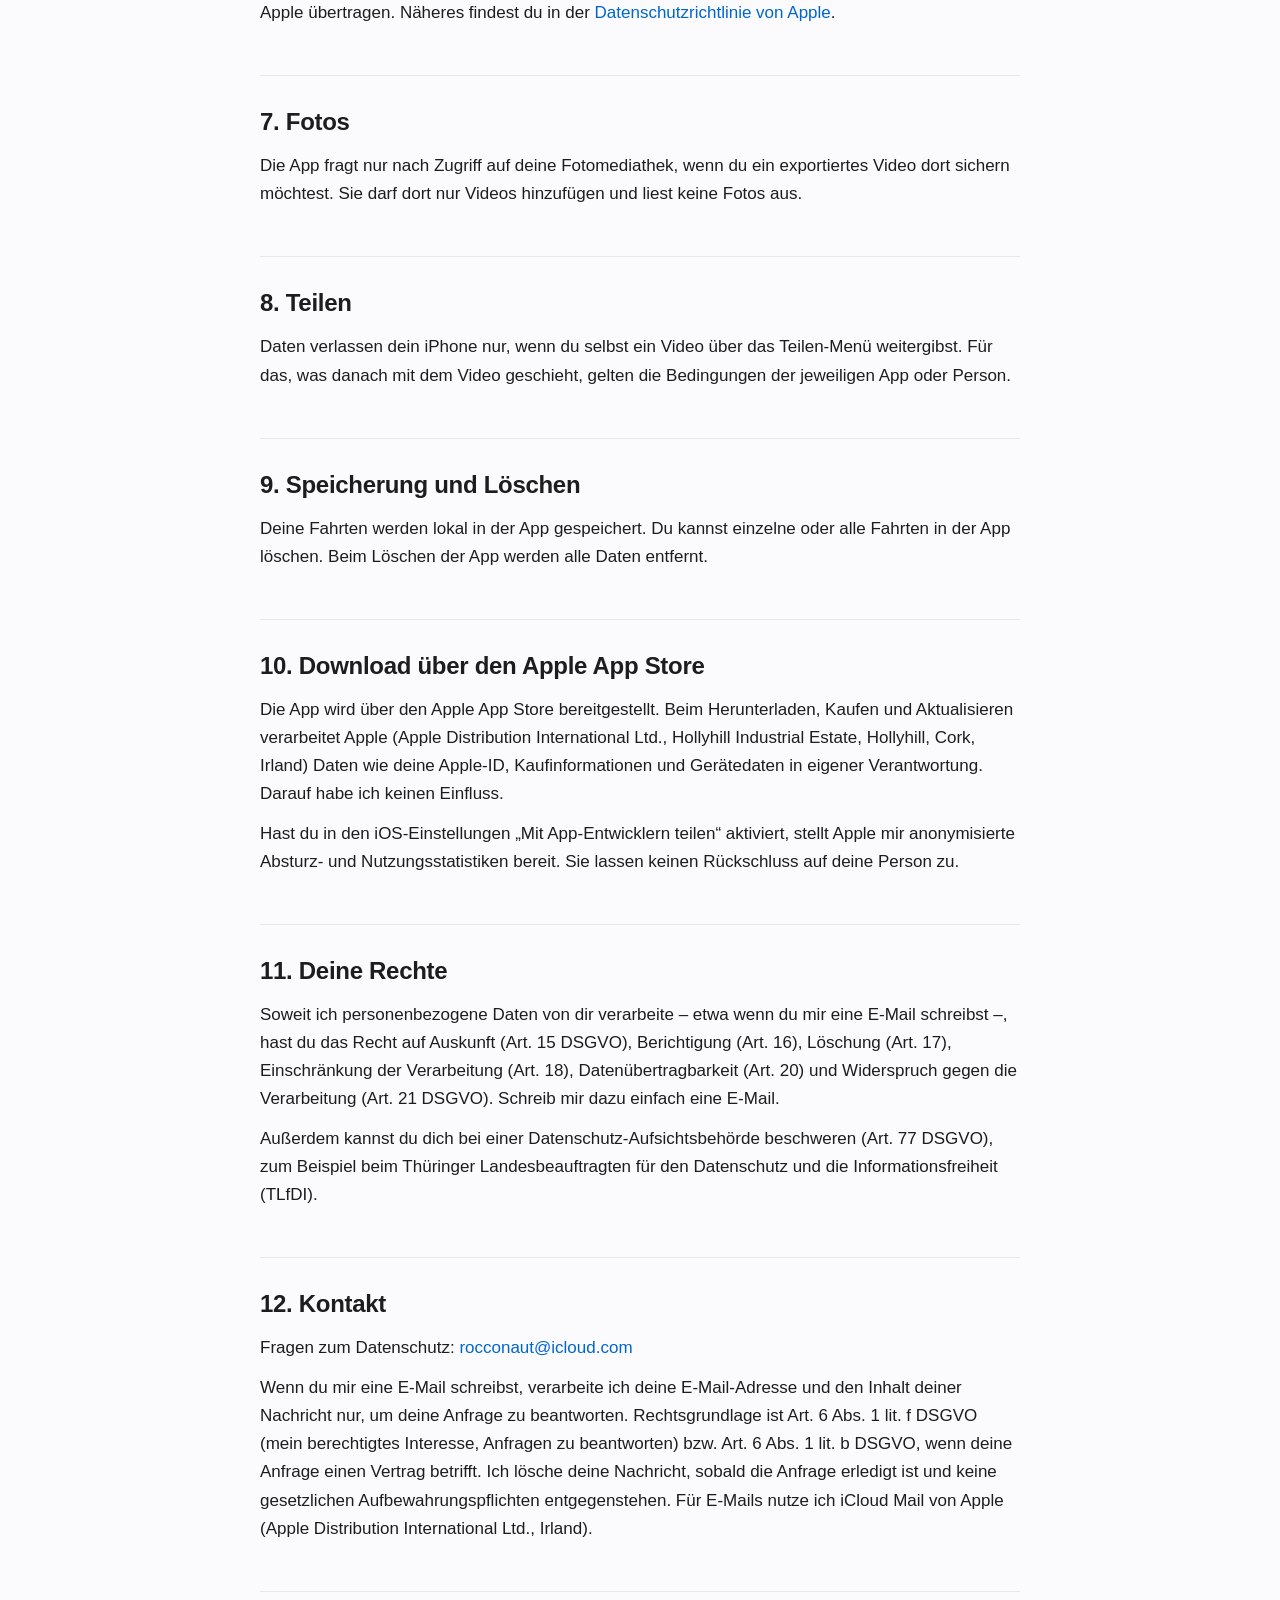
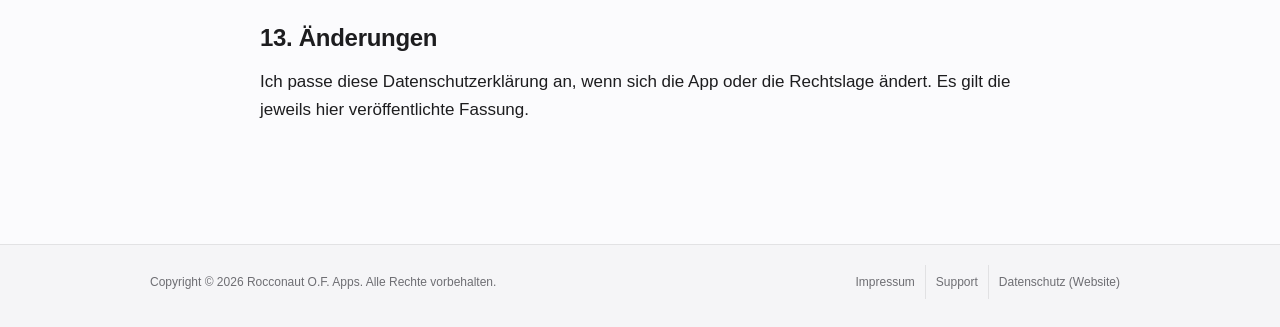
<file: trail-analyzer/datenschutz.html>
<!doctype html>
<html lang="de">
<head>
<meta charset="utf-8">
<meta name="viewport" content="width=device-width, initial-scale=1">
<title>Datenschutzerklärung Trail-Analyzer – Rocconaut O.F. Apps</title>
<meta name="description" content="Datenschutzerklärung der App Trail-Analyzer.">
<link rel="canonical" href="https://rocconaut-with-cloud.github.io/trail-analyzer/datenschutz.html">
<link rel="alternate" hreflang="de" href="https://rocconaut-with-cloud.github.io/trail-analyzer/datenschutz.html">
<link rel="alternate" hreflang="en" href="https://rocconaut-with-cloud.github.io/en/trail-analyzer/privacy.html">
<meta name="theme-color" content="#FBFBFD" media="(prefers-color-scheme: light)">
<meta name="theme-color" content="#000000" media="(prefers-color-scheme: dark)">
<link rel="icon" href="../assets/img/compass.svg" type="image/svg+xml">
<link rel="stylesheet" href="../assets/css/site.css">
<script>document.documentElement.className += ' js';</script>
<script src="../assets/js/site.js" defer></script>
</head>
<body>
<a class="skip" href="#inhalt">Zum Inhalt springen</a>
<header class="nav">
<div class="nav-inner">
<a class="brand" href="../index.html"><img src="../assets/img/compass.svg" alt="" width="26" height="26">Rocconaut O.F. Apps</a>
<nav class="nav-links" aria-label="Hauptnavigation">
<a href="../index.html">Apps</a>
<a href="../support.html">Support</a>
<a href="../impressum.html">Impressum</a>
<span class="lang" aria-label="Sprache"><span class="on" lang="de">DE</span><span aria-hidden="true">/</span><a href="../en/trail-analyzer/privacy.html" lang="en" hreflang="en">EN</a></span>
</nav>
</div>
</header>
<main id="inhalt" class="page">
<div class="wrap">
<div class="intro reveal">
<span class="eyebrow">TRAIL-ANALYZER</span>
<h1>Datenschutz&shy;erklärung.</h1>
<span class="meta">Stand: November 2026</span>
</div>

<section class="block reveal">
<h2>1. Verantwortlicher</h2>
<p>Oliver Fritzsche<br>Döbereinerstr. 27<br>07745 Jena, Deutschland<br>E-Mail: <a href="mailto:rocconaut@icloud.com">rocconaut@icloud.com</a></p>
</section>

<section class="block reveal">
<h2>2. Kurz gesagt</h2>
<p>Trail-Analyzer speichert alle Daten ausschließlich auf deinem iPhone. Es gibt kein Konto, keinen Server, keine Cloud, keine Werbung und keine Analyse- oder Tracking-Dienste. Ich als Entwickler erhalte keine deiner Daten.</p>
</section>

<section class="block reveal">
<h2>3. Standort</h2>
<p>Während einer Aufnahme nutzt die App GPS, um Route, Strecke und Geschwindigkeit aufzuzeichnen. Das funktioniert auch bei gesperrtem Bildschirm, damit deine Fahrt vollständig aufgezeichnet wird. Außerhalb einer Aufnahme wird der Standort nicht verwendet. Den Zugriff kannst du jederzeit in den iOS-Einstellungen ändern.</p>
</section>

<section class="block reveal">
<h2>4. Bewegungssensoren und Barometer</h2>
<p>Beschleunigungssensor, Gyroskop und Luftdrucksensor werden während der Aufnahme genutzt, um Schräglage, G-Kräfte, Sprünge und Höhenmeter zu berechnen. Die Werte werden nur auf deinem iPhone verarbeitet.</p>
</section>

<section class="block reveal">
<h2>5. Apple Health</h2>
<p>Wenn du es erlaubst, liest die App deine Pulswerte aus Apple Health, und zwar nur für den Zeitraum deiner Fahrten. Die App schreibt keine Daten in Apple Health. Gesundheitsdaten werden nicht weitergegeben und nicht für Werbung genutzt.</p>
<p>Den Zugriff erlaubst du ausdrücklich in iOS und kannst ihn jederzeit in der Health-App widerrufen.</p>
</section>

<section class="block reveal">
<h2>6. Karten</h2>
<p>Für die Kartenansicht und den Video-Export nutzt die App Apple Karten. Dabei lädt dein iPhone die benötigten Kartenausschnitte von Apple. Deine aufgezeichneten Fahrten werden dabei nicht an Apple übertragen. Näheres findest du in der <a href="https://www.apple.com/de/legal/privacy/">Datenschutzrichtlinie von Apple</a>.</p>
</section>

<section class="block reveal">
<h2>7. Fotos</h2>
<p>Die App fragt nur nach Zugriff auf deine Fotomediathek, wenn du ein exportiertes Video dort sichern möchtest. Sie darf dort nur Videos hinzufügen und liest keine Fotos aus.</p>
</section>

<section class="block reveal">
<h2>8. Teilen</h2>
<p>Daten verlassen dein iPhone nur, wenn du selbst ein Video über das Teilen-Menü weitergibst. Für das, was danach mit dem Video geschieht, gelten die Bedingungen der jeweiligen App oder Person.</p>
</section>

<section class="block reveal">
<h2>9. Speicherung und Löschen</h2>
<p>Deine Fahrten werden lokal in der App gespeichert. Du kannst einzelne oder alle Fahrten in der App löschen. Beim Löschen der App werden alle Daten entfernt.</p>
</section>

<section class="block reveal">
<h2>10. Download über den Apple App Store</h2>
<p>Die App wird über den Apple App Store bereitgestellt. Beim Herunterladen, Kaufen und Aktualisieren verarbeitet Apple (Apple Distribution International Ltd., Hollyhill Industrial Estate, Hollyhill, Cork, Irland) Daten wie deine Apple-ID, Kaufinformationen und Gerätedaten in eigener Verantwortung. Darauf habe ich keinen Einfluss.</p>
<p>Hast du in den iOS-Einstellungen „Mit App-Entwicklern teilen“ aktiviert, stellt Apple mir anonymisierte Absturz- und Nutzungsstatistiken bereit. Sie lassen keinen Rückschluss auf deine Person zu.</p>
</section>

<section class="block reveal">
<h2>11. Deine Rechte</h2>
<p>Soweit ich personenbezogene Daten von dir verarbeite – etwa wenn du mir eine E-Mail schreibst –, hast du das Recht auf Auskunft (Art. 15 DSGVO), Berichtigung (Art. 16), Löschung (Art. 17), Einschränkung der Verarbeitung (Art. 18), Datenübertragbarkeit (Art. 20) und Widerspruch gegen die Verarbeitung (Art. 21 DSGVO). Schreib mir dazu einfach eine E-Mail.</p>
<p>Außerdem kannst du dich bei einer Datenschutz-Aufsichtsbehörde beschweren (Art. 77 DSGVO), zum Beispiel beim Thüringer Landesbeauftragten für den Datenschutz und die Informationsfreiheit (TLfDI).</p>
</section>

<section class="block reveal">
<h2>12. Kontakt</h2>
<p>Fragen zum Datenschutz: <a href="mailto:rocconaut@icloud.com">rocconaut@icloud.com</a></p>
<p>Wenn du mir eine E-Mail schreibst, verarbeite ich deine E-Mail-Adresse und den Inhalt deiner Nachricht nur, um deine Anfrage zu beantworten. Rechtsgrundlage ist Art. 6 Abs. 1 lit. f DSGVO (mein berechtigtes Interesse, Anfragen zu beantworten) bzw. Art. 6 Abs. 1 lit. b DSGVO, wenn deine Anfrage einen Vertrag betrifft. Ich lösche deine Nachricht, sobald die Anfrage erledigt ist und keine gesetzlichen Aufbewahrungspflichten entgegenstehen. Für E-Mails nutze ich iCloud Mail von Apple (Apple Distribution International Ltd., Irland).</p>
</section>

<section class="block reveal">
<h2>13. Änderungen</h2>
<p>Ich passe diese Datenschutzerklärung an, wenn sich die App oder die Rechtslage ändert. Es gilt die jeweils hier veröffentlichte Fassung.</p>
</section>
</div>
</main>
<footer class="footer">
<div class="footer-inner">
<span>Copyright © 2026 Rocconaut O.F. Apps. Alle Rechte vorbehalten.</span>
<nav aria-label="Rechtliches">
<a href="../impressum.html">Impressum</a>
<a href="../support.html">Support</a>
<a href="../datenschutz.html">Datenschutz (Website)</a>
</nav>
</div>
</footer>
</body>
</html>
</file>
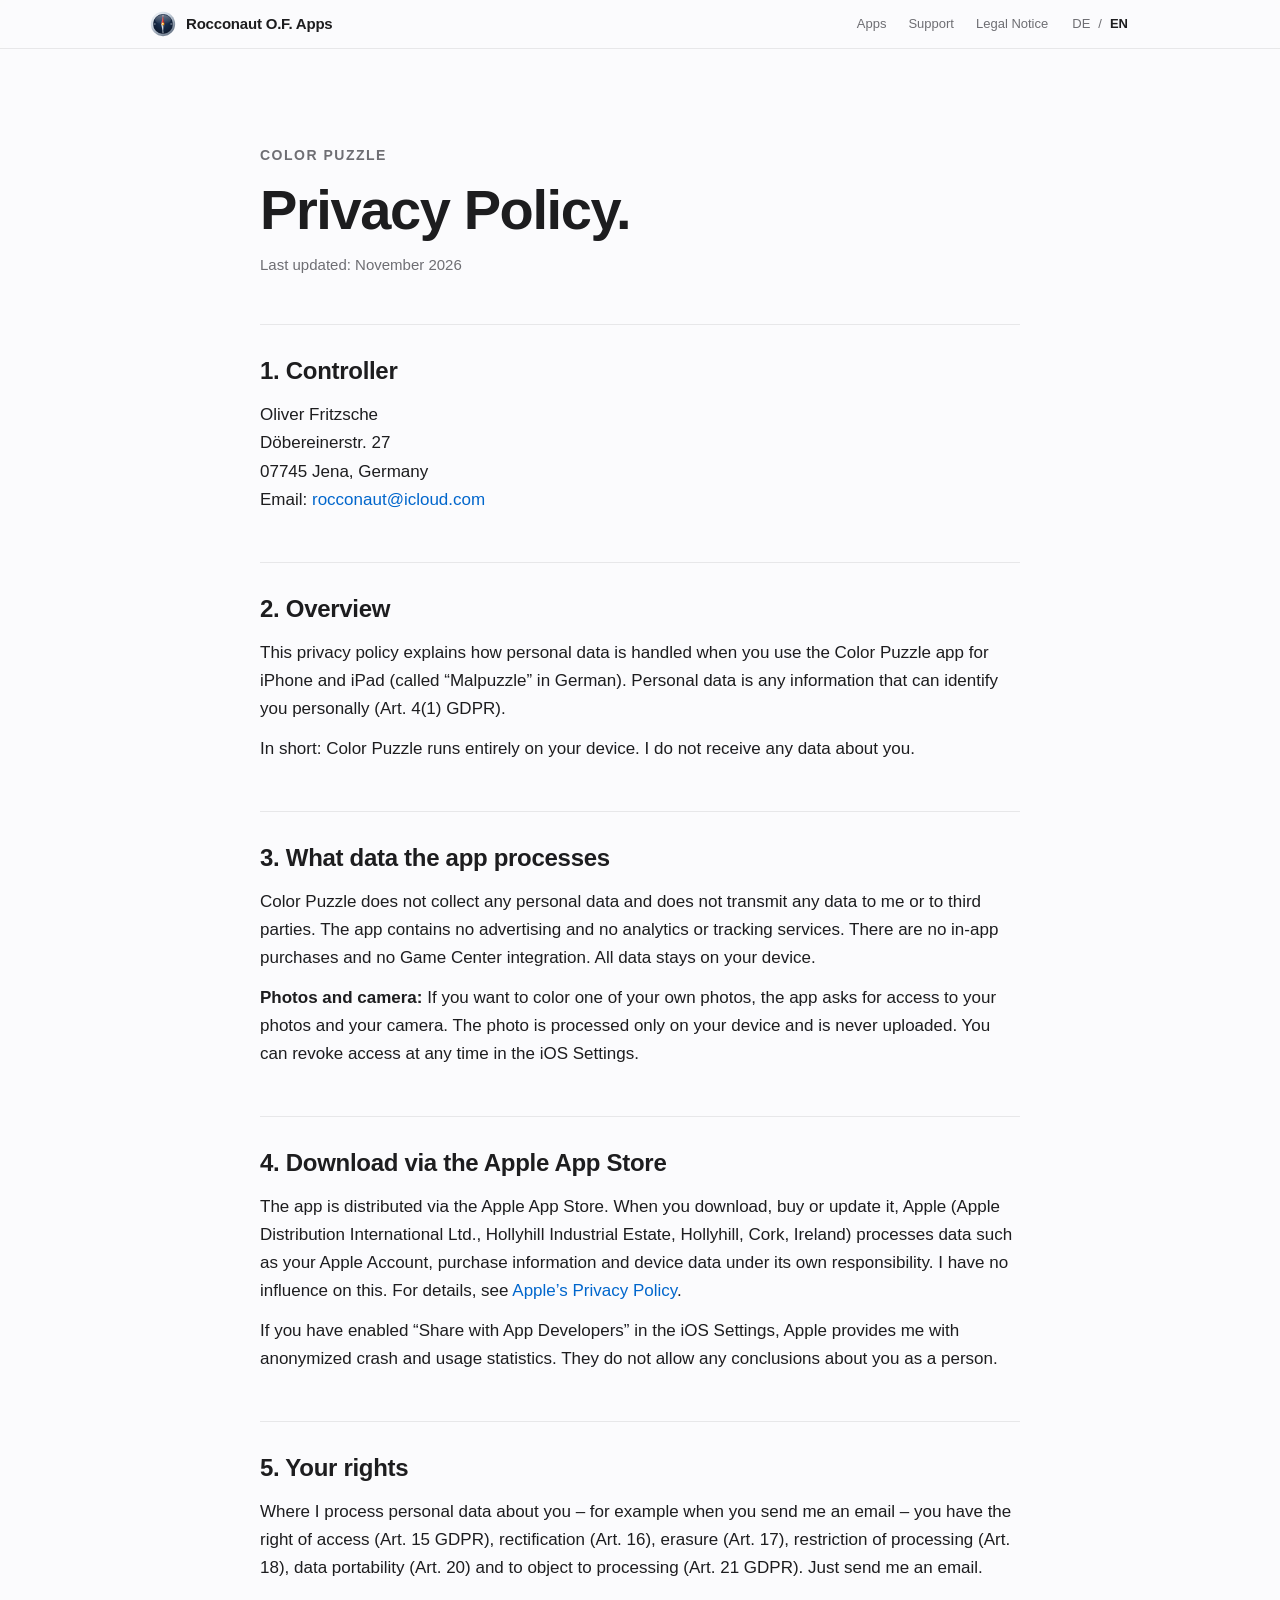
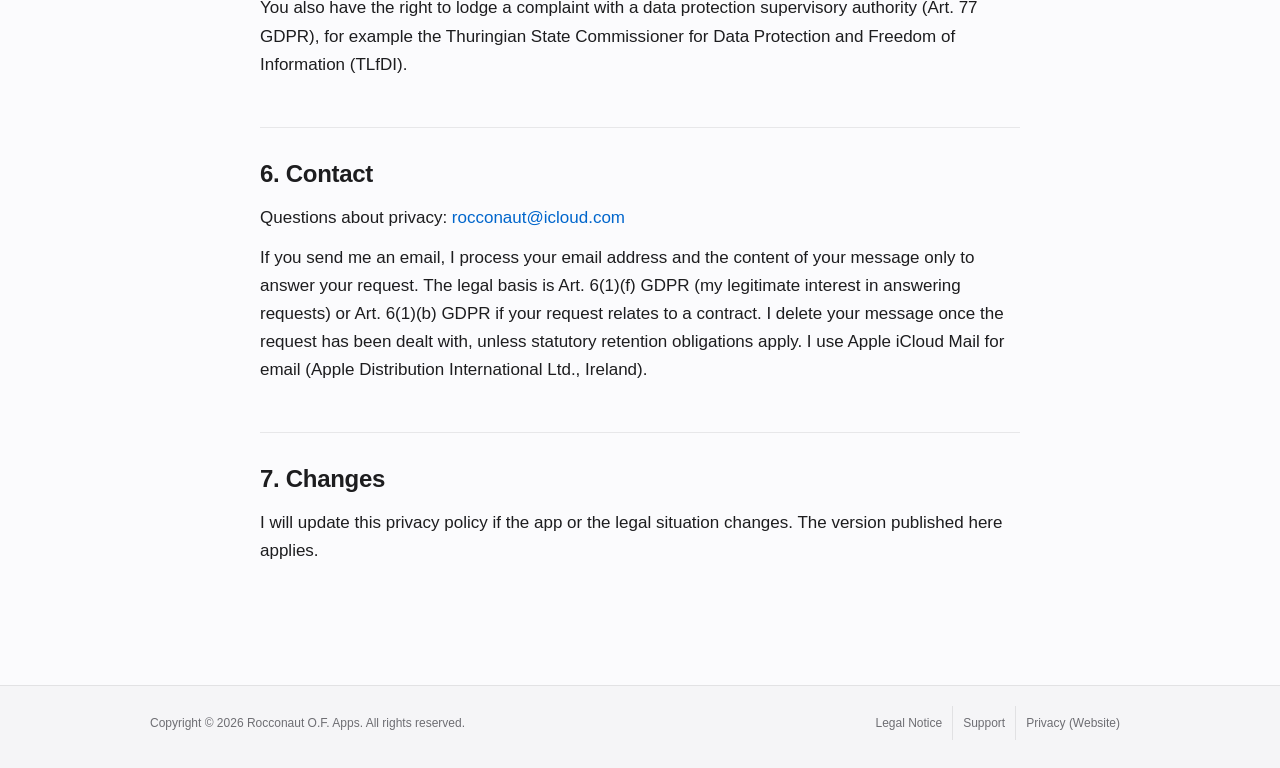
<file: en/malpuzzle/privacy.html>
<!doctype html>
<html lang="en">
<head>
<meta charset="utf-8">
<meta name="viewport" content="width=device-width, initial-scale=1">
<title>Color Puzzle Privacy Policy – Rocconaut O.F. Apps</title>
<meta name="description" content="Privacy policy of the Color Puzzle app.">
<link rel="canonical" href="https://rocconaut-with-cloud.github.io/en/malpuzzle/privacy.html">
<link rel="alternate" hreflang="de" href="https://rocconaut-with-cloud.github.io/malpuzzle/datenschutz.html">
<link rel="alternate" hreflang="en" href="https://rocconaut-with-cloud.github.io/en/malpuzzle/privacy.html">
<meta name="theme-color" content="#FBFBFD" media="(prefers-color-scheme: light)">
<meta name="theme-color" content="#000000" media="(prefers-color-scheme: dark)">
<link rel="icon" href="../../assets/img/compass.svg" type="image/svg+xml">
<link rel="stylesheet" href="../../assets/css/site.css">
<script>document.documentElement.className += ' js';</script>
<script src="../../assets/js/site.js" defer></script>
</head>
<body>
<a class="skip" href="#inhalt">Skip to content</a>
<header class="nav">
<div class="nav-inner">
<a class="brand" href="../../en/index.html"><img src="../../assets/img/compass.svg" alt="" width="26" height="26">Rocconaut O.F. Apps</a>
<nav class="nav-links" aria-label="Main navigation">
<a href="../../en/index.html">Apps</a>
<a href="../../en/support.html">Support</a>
<a href="../../en/legal-notice.html">Legal Notice</a>
<span class="lang" aria-label="Language"><a href="../../malpuzzle/datenschutz.html" lang="de" hreflang="de">DE</a><span aria-hidden="true">/</span><span class="on" lang="en">EN</span></span>
</nav>
</div>
</header>
<main id="inhalt" class="page">
<div class="wrap">
<div class="intro reveal">
<span class="eyebrow">COLOR PUZZLE</span>
<h1>Privacy Policy.</h1>
<span class="meta">Last updated: November 2026</span>
</div>

<section class="block reveal">
<h2>1. Controller</h2>
<p>Oliver Fritzsche<br>Döbereinerstr. 27<br>07745 Jena, Germany<br>Email: <a href="mailto:rocconaut@icloud.com">rocconaut@icloud.com</a></p>
</section>

<section class="block reveal">
<h2>2. Overview</h2>
<p>This privacy policy explains how personal data is handled when you use the Color Puzzle app for iPhone and iPad (called “Malpuzzle” in German). Personal data is any information that can identify you personally (Art. 4(1) GDPR).</p>
<p>In short: Color Puzzle runs entirely on your device. I do not receive any data about you.</p>
</section>

<section class="block reveal">
<h2>3. What data the app processes</h2>
<p>Color Puzzle does not collect any personal data and does not transmit any data to me or to third parties. The app contains no advertising and no analytics or tracking services. There are no in-app purchases and no Game Center integration. All data stays on your device.</p>
<p><strong>Photos and camera:</strong> If you want to color one of your own photos, the app asks for access to your photos and your camera. The photo is processed only on your device and is never uploaded. You can revoke access at any time in the iOS Settings.</p>
</section>

<section class="block reveal">
<h2>4. Download via the Apple App Store</h2>
<p>The app is distributed via the Apple App Store. When you download, buy or update it, Apple (Apple Distribution International Ltd., Hollyhill Industrial Estate, Hollyhill, Cork, Ireland) processes data such as your Apple Account, purchase information and device data under its own responsibility. I have no influence on this. For details, see <a href="https://www.apple.com/legal/privacy/">Apple’s Privacy Policy</a>.</p>
<p>If you have enabled “Share with App Developers” in the iOS Settings, Apple provides me with anonymized crash and usage statistics. They do not allow any conclusions about you as a person.</p>
</section>

<section class="block reveal">
<h2>5. Your rights</h2>
<p>Where I process personal data about you – for example when you send me an email – you have the right of access (Art. 15 GDPR), rectification (Art. 16), erasure (Art. 17), restriction of processing (Art. 18), data portability (Art. 20) and to object to processing (Art. 21 GDPR). Just send me an email.</p>
<p>You also have the right to lodge a complaint with a data protection supervisory authority (Art. 77 GDPR), for example the Thuringian State Commissioner for Data Protection and Freedom of Information (TLfDI).</p>
</section>

<section class="block reveal">
<h2>6. Contact</h2>
<p>Questions about privacy: <a href="mailto:rocconaut@icloud.com">rocconaut@icloud.com</a></p>
<p>If you send me an email, I process your email address and the content of your message only to answer your request. The legal basis is Art. 6(1)(f) GDPR (my legitimate interest in answering requests) or Art. 6(1)(b) GDPR if your request relates to a contract. I delete your message once the request has been dealt with, unless statutory retention obligations apply. I use Apple iCloud Mail for email (Apple Distribution International Ltd., Ireland).</p>
</section>

<section class="block reveal">
<h2>7. Changes</h2>
<p>I will update this privacy policy if the app or the legal situation changes. The version published here applies.</p>
</section>
</div>
</main>
<footer class="footer">
<div class="footer-inner">
<span>Copyright © 2026 Rocconaut O.F. Apps. All rights reserved.</span>
<nav aria-label="Legal">
<a href="../../en/legal-notice.html">Legal Notice</a>
<a href="../../en/support.html">Support</a>
<a href="../../en/privacy.html">Privacy (Website)</a>
</nav>
</div>
</footer>
</body>
</html>
</file>
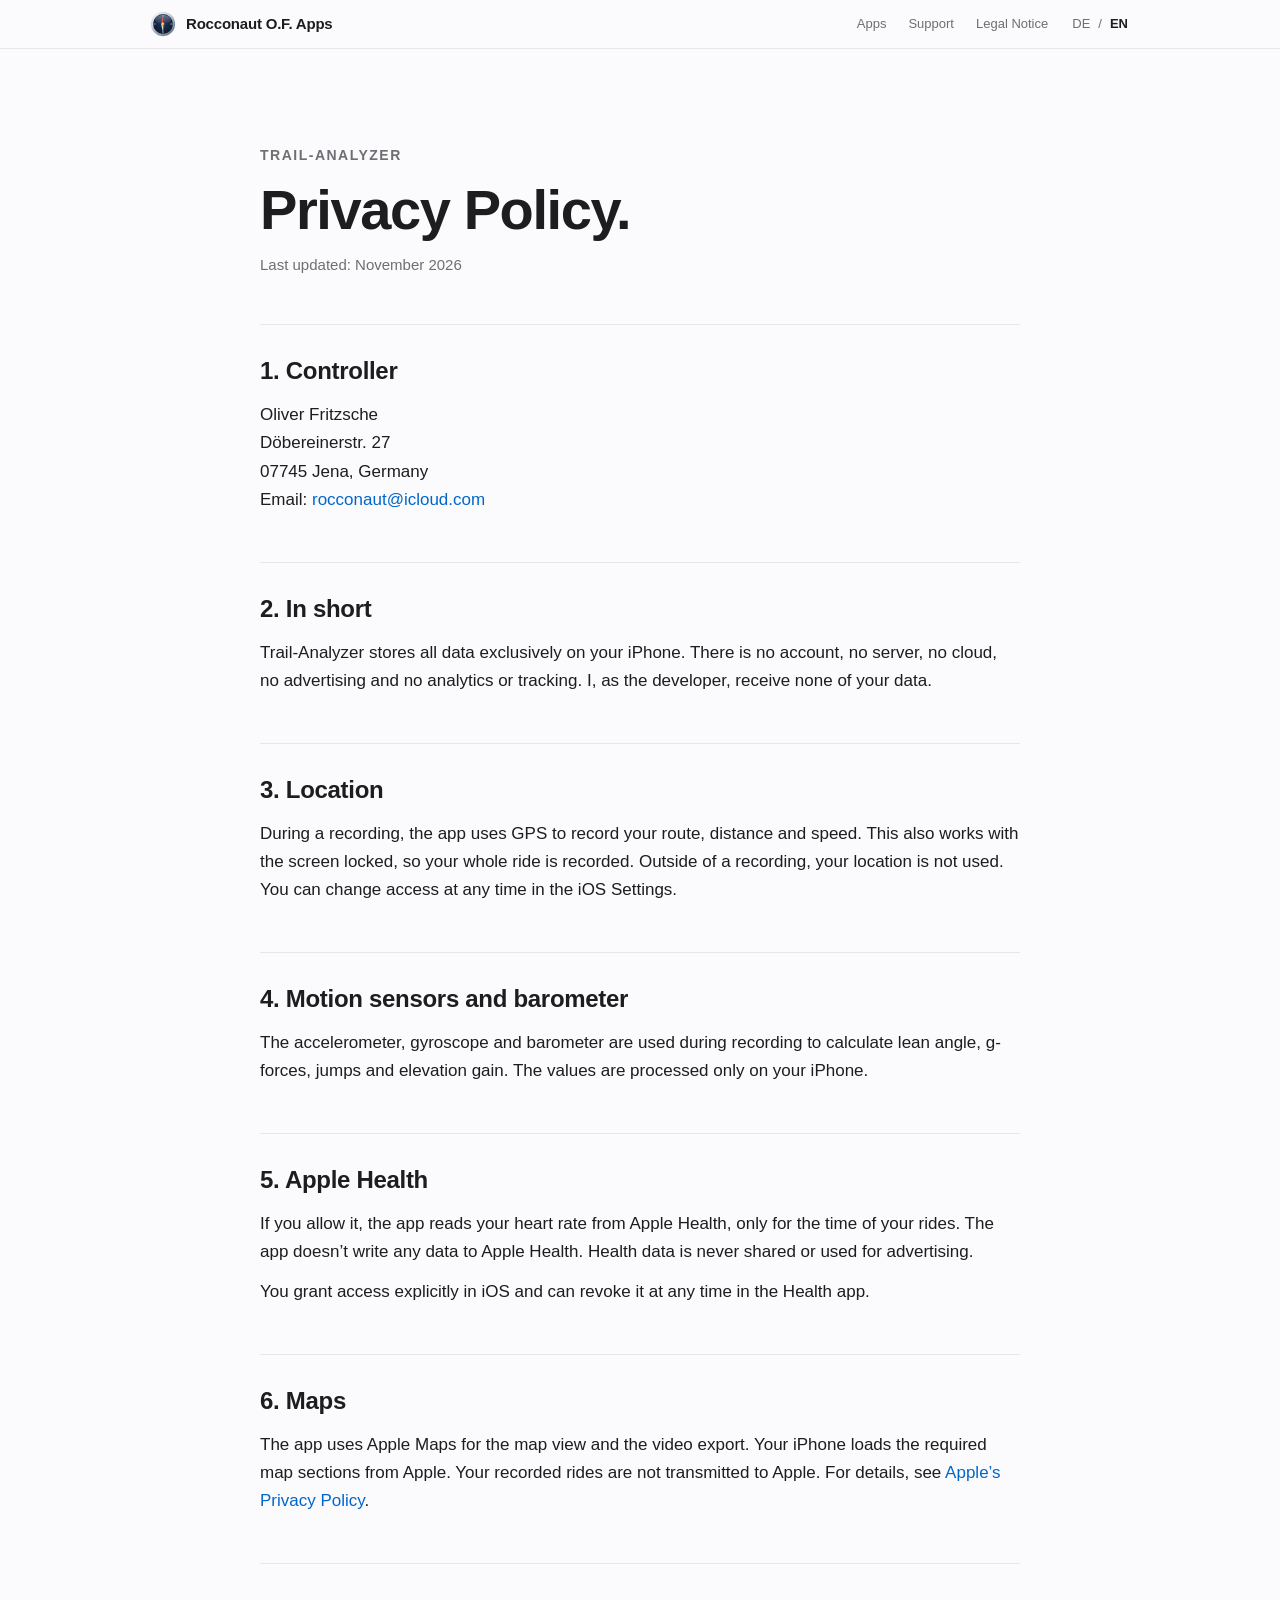
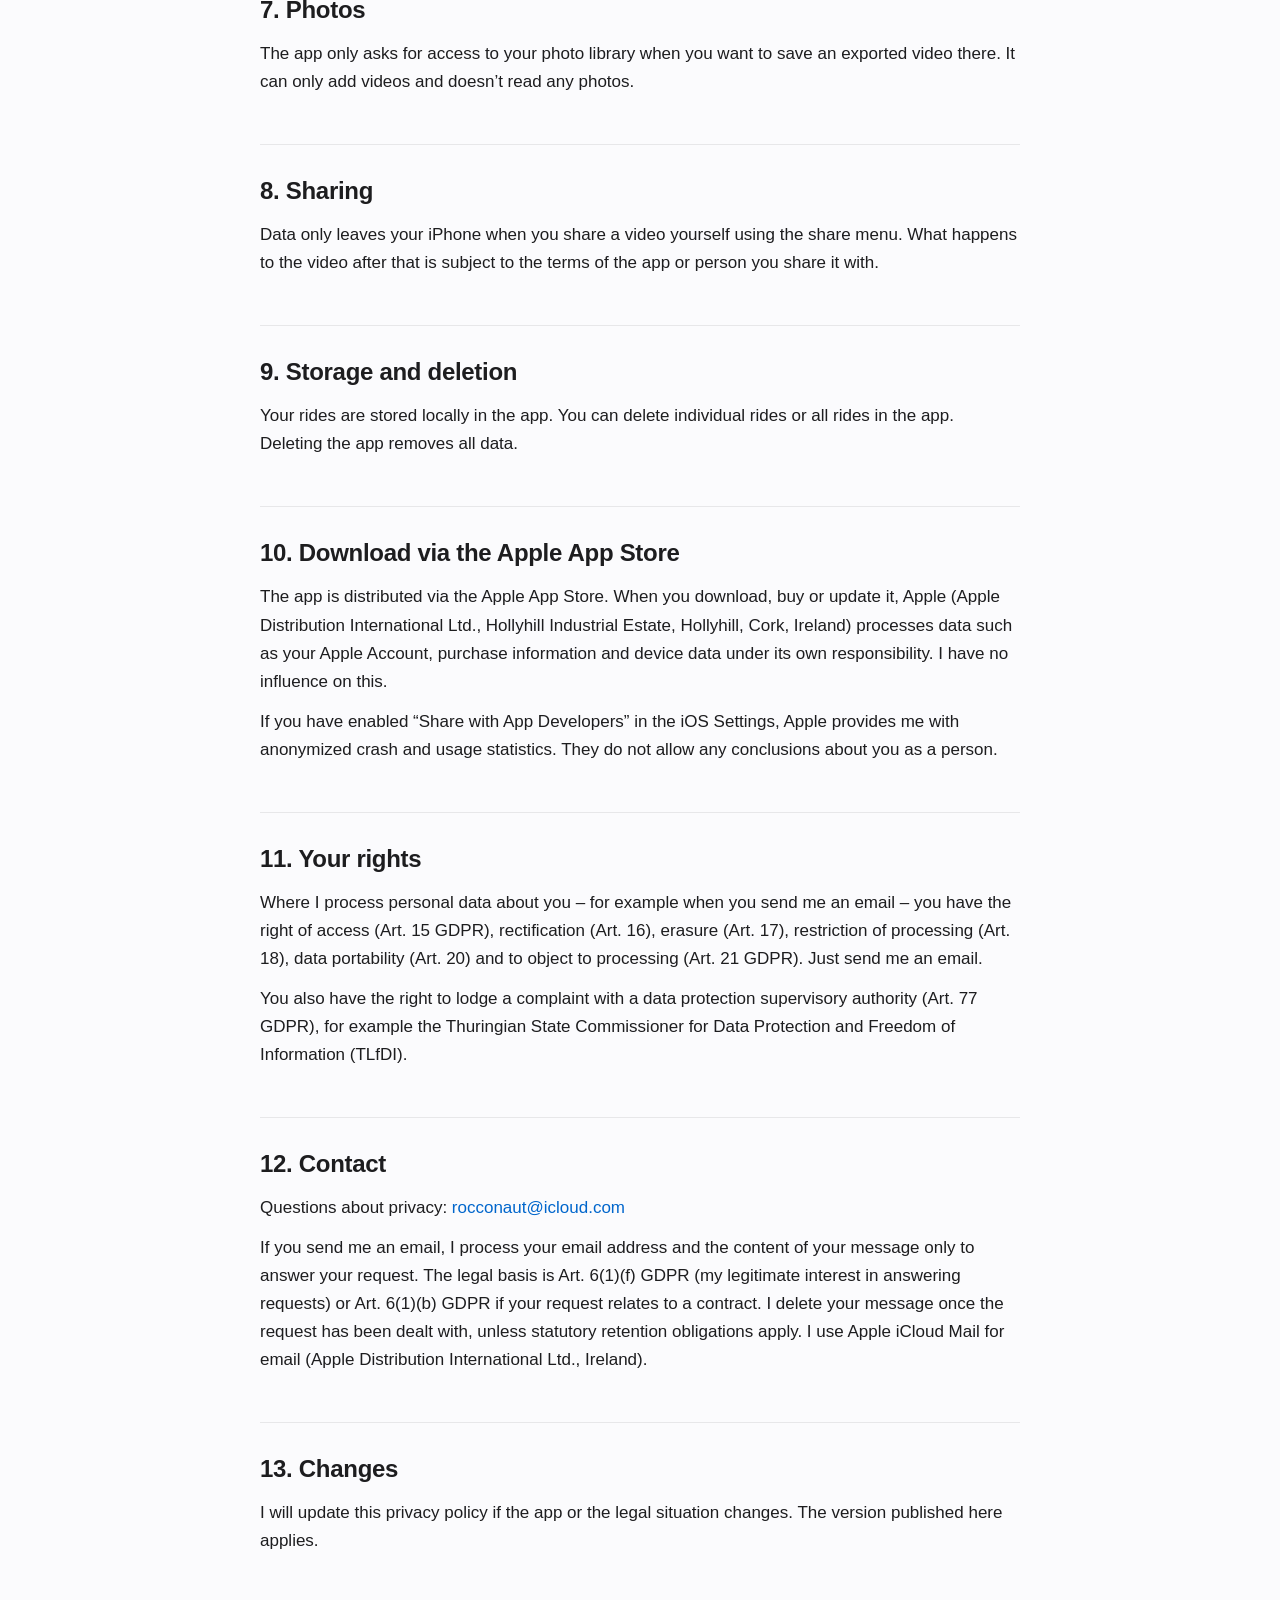
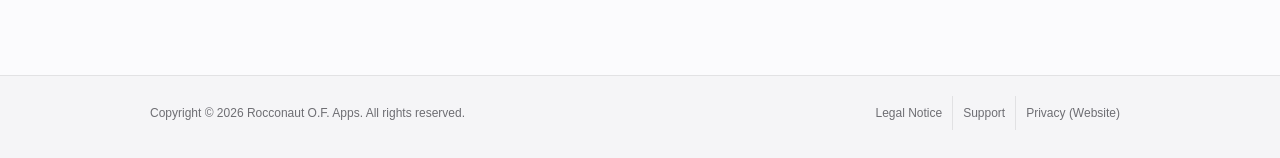
<file: en/trail-analyzer/privacy.html>
<!doctype html>
<html lang="en">
<head>
<meta charset="utf-8">
<meta name="viewport" content="width=device-width, initial-scale=1">
<title>Trail-Analyzer Privacy Policy – Rocconaut O.F. Apps</title>
<meta name="description" content="Privacy policy of the Trail-Analyzer app.">
<link rel="canonical" href="https://rocconaut-with-cloud.github.io/en/trail-analyzer/privacy.html">
<link rel="alternate" hreflang="de" href="https://rocconaut-with-cloud.github.io/trail-analyzer/datenschutz.html">
<link rel="alternate" hreflang="en" href="https://rocconaut-with-cloud.github.io/en/trail-analyzer/privacy.html">
<meta name="theme-color" content="#FBFBFD" media="(prefers-color-scheme: light)">
<meta name="theme-color" content="#000000" media="(prefers-color-scheme: dark)">
<link rel="icon" href="../../assets/img/compass.svg" type="image/svg+xml">
<link rel="stylesheet" href="../../assets/css/site.css">
<script>document.documentElement.className += ' js';</script>
<script src="../../assets/js/site.js" defer></script>
</head>
<body>
<a class="skip" href="#inhalt">Skip to content</a>
<header class="nav">
<div class="nav-inner">
<a class="brand" href="../../en/index.html"><img src="../../assets/img/compass.svg" alt="" width="26" height="26">Rocconaut O.F. Apps</a>
<nav class="nav-links" aria-label="Main navigation">
<a href="../../en/index.html">Apps</a>
<a href="../../en/support.html">Support</a>
<a href="../../en/legal-notice.html">Legal Notice</a>
<span class="lang" aria-label="Language"><a href="../../trail-analyzer/datenschutz.html" lang="de" hreflang="de">DE</a><span aria-hidden="true">/</span><span class="on" lang="en">EN</span></span>
</nav>
</div>
</header>
<main id="inhalt" class="page">
<div class="wrap">
<div class="intro reveal">
<span class="eyebrow">TRAIL-ANALYZER</span>
<h1>Privacy Policy.</h1>
<span class="meta">Last updated: November 2026</span>
</div>

<section class="block reveal">
<h2>1. Controller</h2>
<p>Oliver Fritzsche<br>Döbereinerstr. 27<br>07745 Jena, Germany<br>Email: <a href="mailto:rocconaut@icloud.com">rocconaut@icloud.com</a></p>
</section>

<section class="block reveal">
<h2>2. In short</h2>
<p>Trail-Analyzer stores all data exclusively on your iPhone. There is no account, no server, no cloud, no advertising and no analytics or tracking. I, as the developer, receive none of your data.</p>
</section>

<section class="block reveal">
<h2>3. Location</h2>
<p>During a recording, the app uses GPS to record your route, distance and speed. This also works with the screen locked, so your whole ride is recorded. Outside of a recording, your location is not used. You can change access at any time in the iOS Settings.</p>
</section>

<section class="block reveal">
<h2>4. Motion sensors and barometer</h2>
<p>The accelerometer, gyroscope and barometer are used during recording to calculate lean angle, g-forces, jumps and elevation gain. The values are processed only on your iPhone.</p>
</section>

<section class="block reveal">
<h2>5. Apple Health</h2>
<p>If you allow it, the app reads your heart rate from Apple Health, only for the time of your rides. The app doesn’t write any data to Apple Health. Health data is never shared or used for advertising.</p>
<p>You grant access explicitly in iOS and can revoke it at any time in the Health app.</p>
</section>

<section class="block reveal">
<h2>6. Maps</h2>
<p>The app uses Apple Maps for the map view and the video export. Your iPhone loads the required map sections from Apple. Your recorded rides are not transmitted to Apple. For details, see <a href="https://www.apple.com/legal/privacy/">Apple’s Privacy Policy</a>.</p>
</section>

<section class="block reveal">
<h2>7. Photos</h2>
<p>The app only asks for access to your photo library when you want to save an exported video there. It can only add videos and doesn’t read any photos.</p>
</section>

<section class="block reveal">
<h2>8. Sharing</h2>
<p>Data only leaves your iPhone when you share a video yourself using the share menu. What happens to the video after that is subject to the terms of the app or person you share it with.</p>
</section>

<section class="block reveal">
<h2>9. Storage and deletion</h2>
<p>Your rides are stored locally in the app. You can delete individual rides or all rides in the app. Deleting the app removes all data.</p>
</section>

<section class="block reveal">
<h2>10. Download via the Apple App Store</h2>
<p>The app is distributed via the Apple App Store. When you download, buy or update it, Apple (Apple Distribution International Ltd., Hollyhill Industrial Estate, Hollyhill, Cork, Ireland) processes data such as your Apple Account, purchase information and device data under its own responsibility. I have no influence on this.</p>
<p>If you have enabled “Share with App Developers” in the iOS Settings, Apple provides me with anonymized crash and usage statistics. They do not allow any conclusions about you as a person.</p>
</section>

<section class="block reveal">
<h2>11. Your rights</h2>
<p>Where I process personal data about you – for example when you send me an email – you have the right of access (Art. 15 GDPR), rectification (Art. 16), erasure (Art. 17), restriction of processing (Art. 18), data portability (Art. 20) and to object to processing (Art. 21 GDPR). Just send me an email.</p>
<p>You also have the right to lodge a complaint with a data protection supervisory authority (Art. 77 GDPR), for example the Thuringian State Commissioner for Data Protection and Freedom of Information (TLfDI).</p>
</section>

<section class="block reveal">
<h2>12. Contact</h2>
<p>Questions about privacy: <a href="mailto:rocconaut@icloud.com">rocconaut@icloud.com</a></p>
<p>If you send me an email, I process your email address and the content of your message only to answer your request. The legal basis is Art. 6(1)(f) GDPR (my legitimate interest in answering requests) or Art. 6(1)(b) GDPR if your request relates to a contract. I delete your message once the request has been dealt with, unless statutory retention obligations apply. I use Apple iCloud Mail for email (Apple Distribution International Ltd., Ireland).</p>
</section>

<section class="block reveal">
<h2>13. Changes</h2>
<p>I will update this privacy policy if the app or the legal situation changes. The version published here applies.</p>
</section>
</div>
</main>
<footer class="footer">
<div class="footer-inner">
<span>Copyright © 2026 Rocconaut O.F. Apps. All rights reserved.</span>
<nav aria-label="Legal">
<a href="../../en/legal-notice.html">Legal Notice</a>
<a href="../../en/support.html">Support</a>
<a href="../../en/privacy.html">Privacy (Website)</a>
</nav>
</div>
</footer>
</body>
</html>
</file>
<file: assets/css/site.css>
/* Rocconaut O.F. Apps – Website-Stile */
:root {
  --bg: #FBFBFD; --bg2: #F5F5F7; --fg: #1D1D1F; --muted: #6E6E73;
  --line: rgba(0,0,0,0.08); --card: rgba(255,255,255,0.72); --nav: rgba(251,251,253,0.72);
  --dot: #D2D2D7; --ring: #86868B; --link: #0066CC; --shadow: 0 30px 60px rgba(0,0,0,0.10);
  color-scheme: light dark;
}
@media (prefers-color-scheme: dark) {
  :root {
    --bg: #000000; --bg2: #101012; --fg: #F5F5F7; --muted: #A1A1A6;
    --line: rgba(255,255,255,0.14); --card: rgba(40,40,44,0.62); --nav: rgba(22,22,23,0.72);
    --dot: #2C2C2E; --ring: #6E6E73; --link: #2997FF; --shadow: 0 30px 60px rgba(0,0,0,0.6);
  }
}
* { box-sizing: border-box; }
html { -webkit-text-size-adjust: 100%; }
body {
  margin: 0; background: var(--bg); color: var(--fg); line-height: 1.5;
  font-family: -apple-system, BlinkMacSystemFont, "SF Pro Display", "SF Pro Text", "Helvetica Neue", Helvetica, Arial, sans-serif;
  -webkit-font-smoothing: antialiased;
}
a { color: var(--link); text-decoration: none; }
a:hover { text-decoration: underline; }
img { max-width: 100%; }
.skip { position: absolute; left: -9999px; top: 8px; z-index: 100; background: var(--fg); color: var(--bg); padding: 10px 16px; border-radius: 10px; }
.skip:focus { left: 12px; }
:focus-visible { outline: 3px solid #0071E3; outline-offset: 3px; border-radius: 6px; }

/* Navigation */
.nav { position: sticky; top: 0; z-index: 10; background: var(--nav); -webkit-backdrop-filter: saturate(180%) blur(20px); backdrop-filter: saturate(180%) blur(20px); border-bottom: 1px solid var(--line); }
.nav-inner { max-width: 1024px; margin: 0 auto; padding: 0 22px; display: flex; flex-wrap: wrap; align-items: center; justify-content: space-between; gap: 12px; }
.brand { display: flex; align-items: center; gap: 10px; min-height: 48px; color: var(--fg); font-size: 15px; font-weight: 600; letter-spacing: -0.2px; }
.brand:hover { text-decoration: none; }
.brand img { width: 26px; height: 26px; transition: transform 0.6s cubic-bezier(0.2,0.9,0.3,1.3); }
.brand:hover img { transform: rotate(-18deg); }
.nav-links { display: flex; flex-wrap: wrap; align-items: center; gap: 22px; font-size: 13px; }
.nav-links a { color: var(--muted); padding: 14px 0; transition: color 0.25s ease; }
.nav-links a:hover { color: var(--fg); text-decoration: none; }
.nav-links a[aria-current="page"], .lang .on { color: var(--fg); font-weight: 600; }
.lang { display: flex; gap: 4px; color: var(--muted); }
.lang a, .lang span { padding: 14px 2px; }

/* Hero */
.hero { position: relative; overflow: hidden; background: var(--bg); }
.hero-dots, .hero-spot { position: absolute; inset: 0; background-size: 30px 30px; pointer-events: none; }
.hero-dots { background-image: radial-gradient(circle, var(--dot) 1.4px, transparent 1.6px); }
.hero-spot {
  background-image: radial-gradient(circle, #F59E0B 2.2px, transparent 2.4px);
  -webkit-mask-image: radial-gradient(circle 260px at var(--sx, 50%) var(--sy, 38%), #000 0%, transparent 100%);
  mask-image: radial-gradient(circle 260px at var(--sx, 50%) var(--sy, 38%), #000 0%, transparent 100%);
  opacity: 0.5; transition: opacity 0.6s ease;
}
.hero.active .hero-spot { opacity: 1; }
.hero-rings { position: absolute; left: 50%; top: 50%; width: 620px; height: 620px; margin: -330px 0 0 -310px; pointer-events: none; transform: translate(var(--px, 0px), var(--py, 0px)); transition: transform 0.6s ease-out; }
.hero-rings .r { fill: none; stroke: var(--ring); }
.spin { transform-origin: 310px 310px; animation: spin 50s linear infinite; }
.spin-rev { transform-origin: 310px 310px; animation: spin 70s linear infinite reverse; }
@keyframes spin { to { transform: rotate(360deg); } }
.hero-inner { position: relative; max-width: 980px; margin: 0 auto; padding: 120px 22px 150px; display: flex; flex-direction: column; align-items: center; text-align: center; gap: 24px; }
.compass { width: 170px; height: 170px; transform: translateY(calc(var(--sp, 0) * 70px)) scale(calc(1 - var(--sp, 0) * 0.35)); opacity: calc(1 - var(--sp, 0) * 0.6); }
.compass svg { width: 100%; height: 100%; display: block; overflow: visible; filter: drop-shadow(0 8px 14px rgba(0,0,0,0.3)); }
.needle { transform-origin: 60px 60px; transform: rotate(var(--angle, 0deg)); transition: transform 0.8s cubic-bezier(0.2,0.9,0.3,1.35); }
.swing { transform-origin: 60px 60px; animation: swing 2.6s cubic-bezier(0.3,0.7,0.4,1) 0.3s both; }
@keyframes swing { 0% { transform: rotate(-80deg); } 22% { transform: rotate(50deg); } 42% { transform: rotate(-28deg); } 62% { transform: rotate(14deg); } 80% { transform: rotate(-6deg); } 100% { transform: rotate(0deg); } }
.display { margin: 8px 0 0; font-size: clamp(44px, 8vw, 80px); font-weight: 700; letter-spacing: -0.025em; line-height: 1.05; }
.lead { margin: 0; font-size: clamp(21px, 3vw, 28px); letter-spacing: -0.3px; color: var(--muted); }
.lead strong { display: inline-block; color: var(--fg); font-weight: 600; }
.rise { animation: rise 1.1s cubic-bezier(0.2,0.7,0.2,1) both; }
.d1 { animation-delay: 0.15s; } .d2 { animation-delay: 0.35s; } .d3 { animation-delay: 1.1s; }
@keyframes rise { from { opacity: 0; transform: translateY(28px); } to { opacity: 1; transform: none; } }

/* Apps */
.apps { background: var(--bg2); padding: 110px 22px 120px; }
.wrap { max-width: 1024px; margin: 0 auto; display: flex; flex-direction: column; gap: 48px; }
.h-big { margin: 0; font-size: clamp(40px, 6vw, 56px); font-weight: 700; letter-spacing: -0.02em; text-align: center; }
.h-mid { margin: 0; font-size: 32px; font-weight: 700; letter-spacing: -0.6px; }
.card {
  position: relative; overflow: hidden; background: var(--card);
  -webkit-backdrop-filter: saturate(180%) blur(24px); backdrop-filter: saturate(180%) blur(24px);
  border: 1px solid var(--line); border-radius: 32px; padding: clamp(28px, 5vw, 56px); box-shadow: var(--shadow);
  display: flex; flex-wrap: wrap; align-items: center; gap: 48px;
  transform: perspective(1400px) rotateX(var(--rx, 0deg)) rotateY(var(--ry, 0deg));
  transition: transform 0.8s cubic-bezier(0.2,0.8,0.2,1);
}
.card.hover { transition: transform 0.1s ease-out; }
.card.reverse { flex-direction: row-reverse; }
#trail .screen { background: #000000; }
.glare { position: absolute; inset: 0; pointer-events: none; background: radial-gradient(circle at var(--gx, 50%) var(--gy, 50%), rgba(255,255,255,0.35), rgba(255,255,255,0) 50%); opacity: 0; transition: opacity 0.4s ease; }
.card.hover .glare { opacity: 1; }
.card-text { flex: 1 1 340px; display: flex; flex-direction: column; gap: 20px; position: relative; }
.app-icon { width: 96px; height: 96px; border-radius: 22px; display: block; box-shadow: 0 6px 16px rgba(0,0,0,0.15); }
.app-name { margin: 0; font-size: clamp(34px, 5vw, 44px); font-weight: 700; letter-spacing: -0.8px; }
.platform { font-size: 17px; color: var(--muted); }
.tagline { margin: 0; font-size: 21px; font-weight: 600; letter-spacing: -0.2px; }
.desc { margin: 0; font-size: 17px; color: var(--muted); }
.btns { display: flex; flex-wrap: wrap; gap: 12px; }
.btn { display: inline-flex; align-items: center; gap: 8px; min-height: 44px; padding: 0 22px; border-radius: 980px; font-size: 15px; font-weight: 500; }
.btn:hover { text-decoration: none; }
.btn svg { width: 17px; height: 17px; flex-shrink: 0; }
.btn-primary { background: #0071E3; color: #FFFFFF; transition: background-color 0.25s ease, transform 0.25s ease; }
.btn-primary:hover { background: #0077ED; transform: scale(1.03); }
.btn-secondary { border: 1px solid var(--line); color: var(--link); }
.btn-lg { min-height: 48px; padding: 0 24px; font-size: 17px; align-self: flex-start; }
.shine { position: relative; overflow: hidden; isolation: isolate; }
.shine::after { content: ""; position: absolute; top: 0; left: -70%; width: 45%; height: 100%; background: linear-gradient(100deg, rgba(255,255,255,0), rgba(255,255,255,0.5), rgba(255,255,255,0)); transform: skewX(-20deg); transition: left 0.8s ease; pointer-events: none; }
.shine:hover::after, .shine:focus-visible::after { left: 140%; }
.draw * { stroke-dasharray: 1; stroke-dashoffset: 0; }
.btn:hover .draw *, .btn:focus-visible .draw * { animation: drawline 0.9s ease forwards; }
@keyframes drawline { from { stroke-dashoffset: 1; } to { stroke-dashoffset: 0; } }

/* iPhone */
.device-wrap { flex: 0 1 300px; display: flex; justify-content: center; perspective: 1400px; position: relative; margin: 0 auto; }
.device { width: 280px; height: 580px; border-radius: 52px; background: #1D1D1F; padding: 12px; box-shadow: 0 40px 80px rgba(0,0,0,0.28), inset 0 0 0 2px #3A3A3C; transform: rotateY(var(--dy, 0deg)) rotateX(var(--dx, 0deg)); transition: transform 0.2s ease-out; }
.screen { width: 100%; height: 100%; border-radius: 40px; background: #FFF8EC; position: relative; overflow: hidden; }
.screen img { position: absolute; inset: 0; width: 100%; height: 100%; object-fit: cover; object-position: top; opacity: 0; transform: scale(1.04); transition: opacity 0.9s ease, transform 3.2s ease-out; }
.screen img.active { opacity: 1; transform: scale(1); }

/* Galerie */
.gallery { display: flex; flex-direction: column; gap: 24px; }
.gallery-row { display: flex; gap: 20px; overflow-x: auto; scroll-snap-type: x mandatory; padding: 8px 4px 28px; }
.shot { flex: 0 0 220px; width: 220px; height: auto; border-radius: 22px; scroll-snap-align: start; box-shadow: 0 14px 30px rgba(0,0,0,0.14); transition: transform 0.5s cubic-bezier(0.2,0.9,0.3,1.2), box-shadow 0.5s ease; }
.shot:hover { transform: translateY(-8px) scale(1.04); box-shadow: 0 24px 44px rgba(0,0,0,0.22); }
.more { border: 1px dashed var(--ring); border-radius: 28px; padding: 40px; text-align: center; font-size: 19px; color: var(--muted); }

/* Unterseiten */
.page { background: var(--bg); padding: 96px 22px 120px; }
.page .wrap { max-width: 760px; }
.intro { display: flex; flex-direction: column; gap: 14px; }
.eyebrow { font-size: 14px; font-weight: 600; letter-spacing: 1.5px; color: var(--muted); }
.intro h1 { margin: 0; font-size: clamp(40px, 7vw, 56px); font-weight: 700; letter-spacing: -1.4px; line-height: 1.07; -webkit-hyphens: auto; hyphens: auto; }
.intro .sub { margin: 0; font-size: 21px; line-height: 1.45; color: var(--muted); }
.meta { font-size: 15px; color: var(--muted); }
.block { display: flex; flex-direction: column; gap: 12px; padding-top: 28px; border-top: 1px solid var(--line); }
.block h2 { margin: 0; font-size: 24px; font-weight: 600; letter-spacing: -0.3px; }
.block p { margin: 0; font-size: 17px; line-height: 1.65; }
.support-card { background: var(--card); -webkit-backdrop-filter: saturate(180%) blur(24px); backdrop-filter: saturate(180%) blur(24px); border: 1px solid var(--line); border-radius: 28px; padding: clamp(24px, 5vw, 40px); box-shadow: var(--shadow); display: flex; flex-direction: column; gap: 22px; }
.support-card h2 { margin: 0; font-size: 24px; font-weight: 600; letter-spacing: -0.3px; }
.support-card p { margin: 0; font-size: 17px; font-weight: 600; }
.support-card ul { margin: 8px 0 0; padding-left: 22px; font-size: 17px; line-height: 1.8; color: var(--muted); }
.faq-list { display: flex; flex-direction: column; gap: 16px; }
.faq { background: var(--card); -webkit-backdrop-filter: blur(20px); backdrop-filter: blur(20px); border: 1px solid var(--line); border-radius: 18px; transition: box-shadow 0.3s ease, transform 0.3s ease; }
.faq:hover { box-shadow: 0 14px 30px rgba(0,0,0,0.10); transform: translateY(-2px); }
.faq-q { width: 100%; min-height: 60px; display: flex; align-items: center; justify-content: space-between; gap: 16px; padding: 18px 24px; background: none; border: 0; font: inherit; font-size: 17px; font-weight: 600; color: var(--fg); text-align: left; cursor: pointer; }
.faq-q svg { flex-shrink: 0; width: 20px; height: 20px; transition: transform 0.45s cubic-bezier(0.2,0.9,0.3,1.3); }
.faq.open .faq-q svg { transform: rotate(180deg); }
.faq-a { display: grid; grid-template-rows: 0fr; transition: grid-template-rows 0.45s ease; }
.faq.open .faq-a { grid-template-rows: 1fr; }
.faq-a > div { overflow: hidden; }
.faq-a p { margin: 0; padding: 0 24px 20px; font-size: 17px; line-height: 1.6; color: var(--muted); opacity: 0; transition: opacity 0.4s ease; }
.faq.open .faq-a p { opacity: 1; }

/* Footer */
.footer { background: var(--bg2); border-top: 1px solid var(--line); }
.footer-inner { max-width: 1024px; margin: 0 auto; padding: 20px 22px 28px; display: flex; flex-wrap: wrap; justify-content: space-between; align-items: center; gap: 12px; font-size: 12px; color: var(--muted); }
.footer nav { display: flex; flex-wrap: wrap; }
.footer nav a { color: var(--muted); padding: 8px 10px; border-right: 1px solid var(--line); }
.footer nav a:last-child { border-right: 0; }
.footer nav a:hover { color: var(--fg); text-decoration: none; }

/* Einblenden beim Scrollen */
.js .reveal { opacity: 0; transform: translateY(40px) scale(0.98); transition: opacity 1s ease, transform 1s cubic-bezier(0.2,0.7,0.2,1); }
.js .reveal.in { opacity: 1; transform: none; }

@media (max-width: 600px) {
  .hero-inner { padding: 72px 20px 96px; }
  .compass { width: 130px; height: 130px; }
  .apps, .page { padding-top: 72px; padding-bottom: 80px; }
  .device { width: 240px; height: 500px; border-radius: 46px; }
  .screen { border-radius: 35px; }
}
@media (prefers-reduced-motion: reduce) {
  *, *::before, *::after { animation: none !important; transition: none !important; }
  .js .reveal { opacity: 1; transform: none; }
}
</file>
